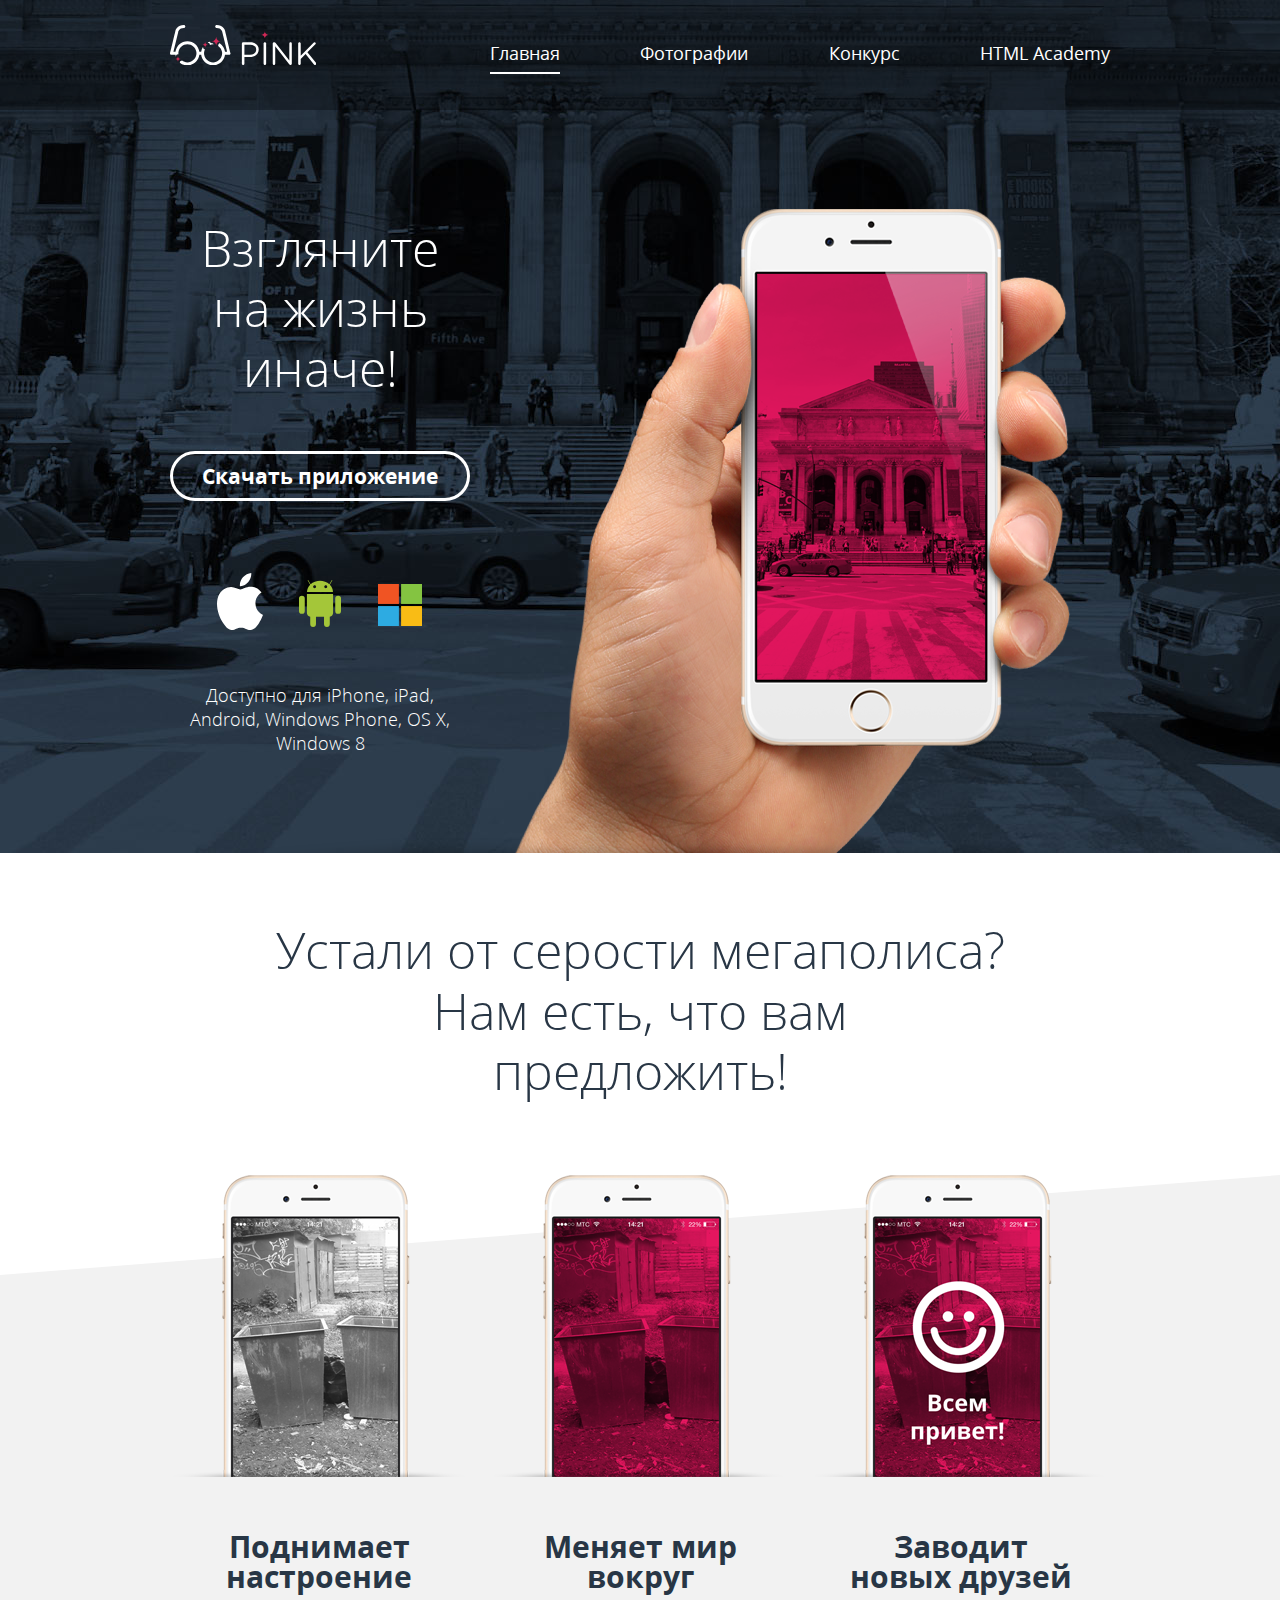
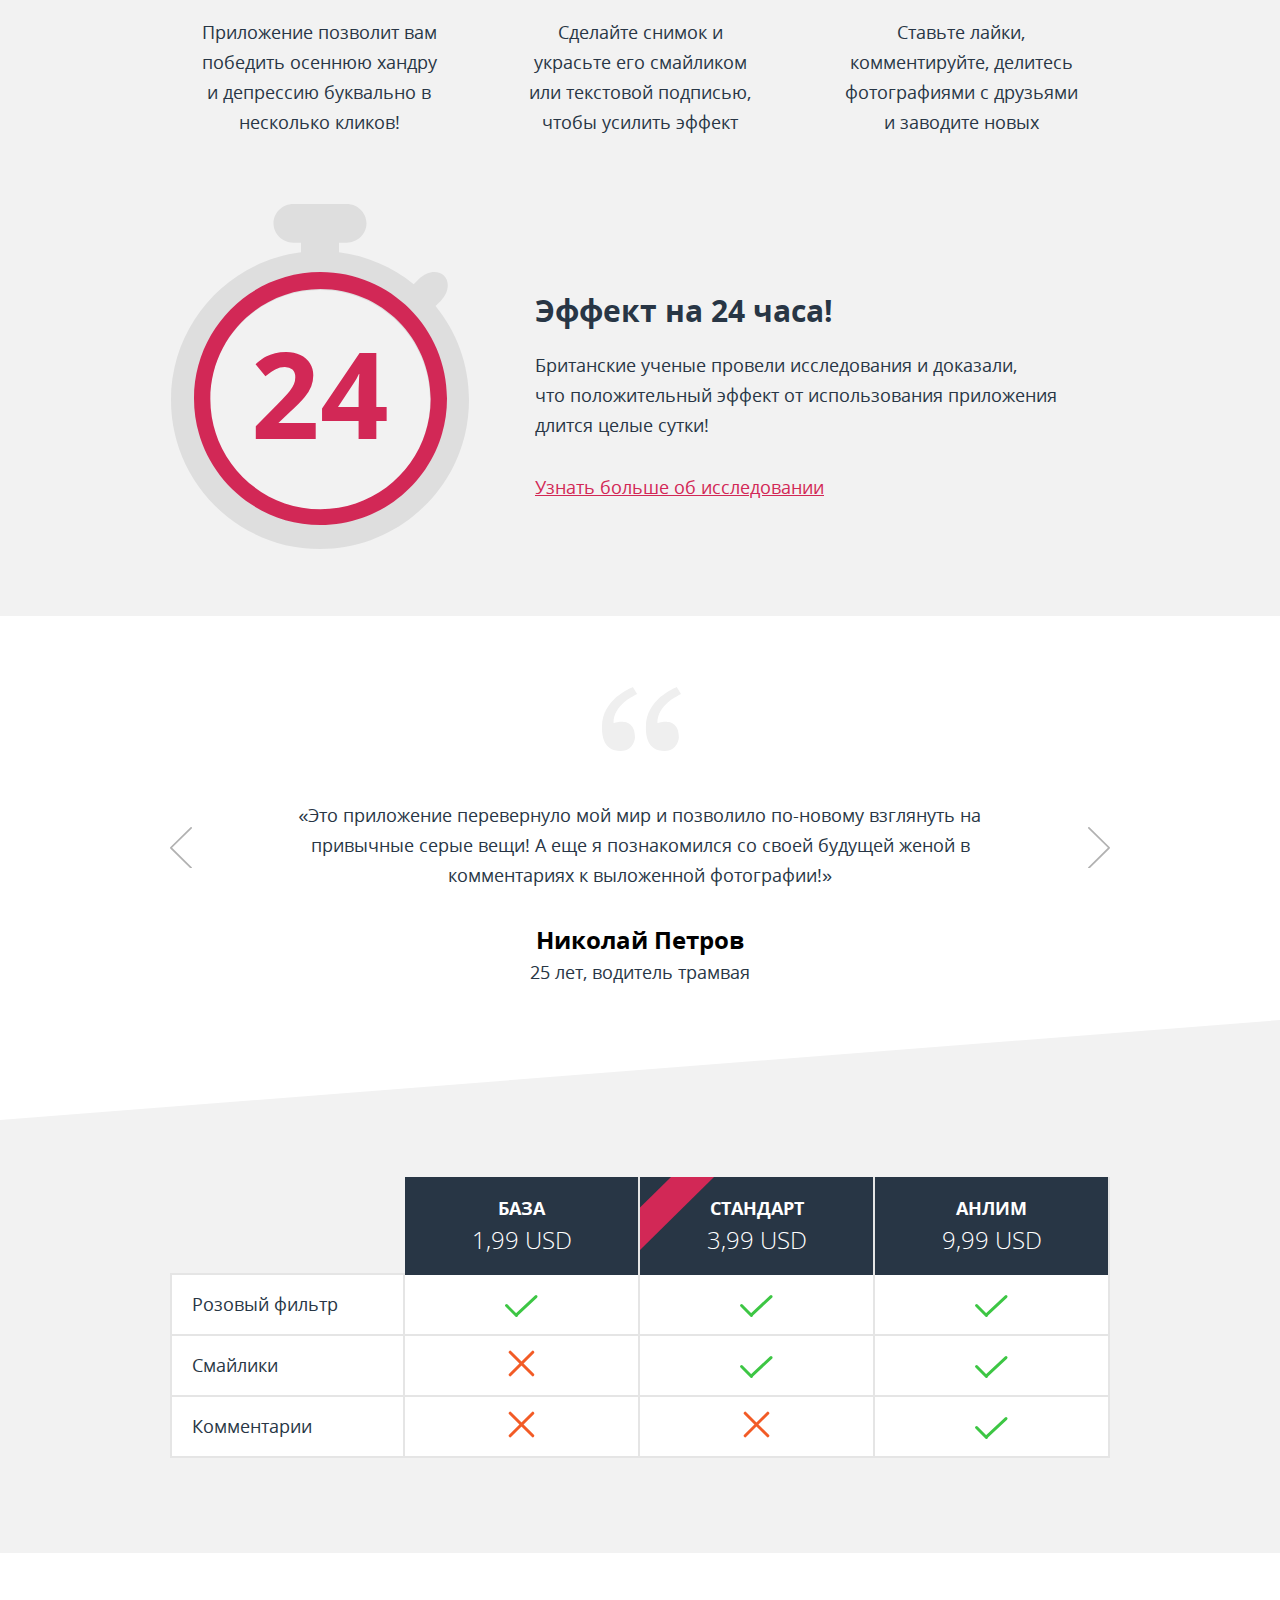
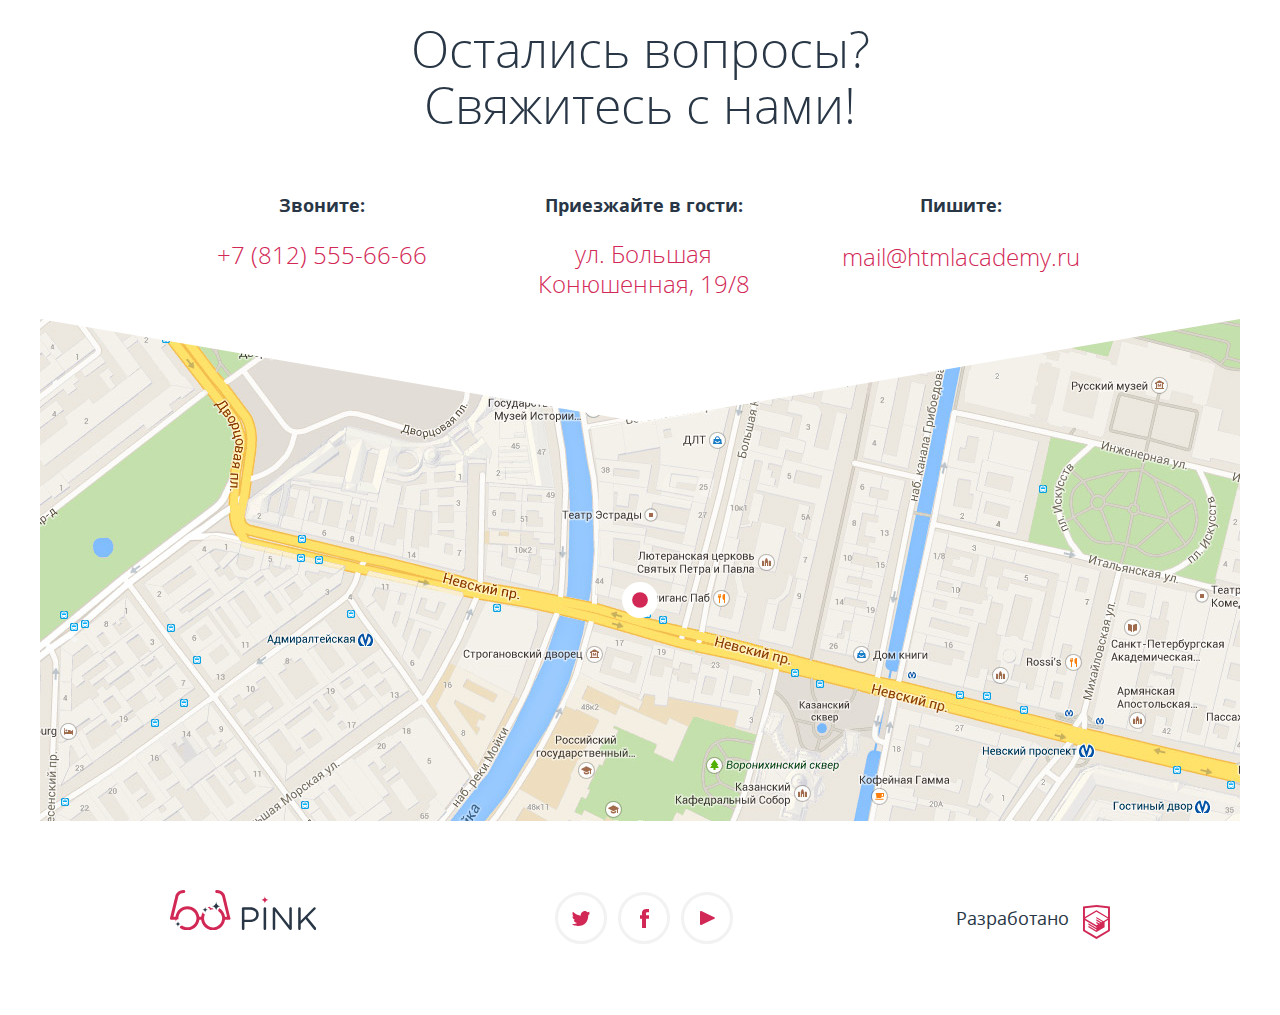
<file: index.html>
<!DOCTYPE html>
<html lang="ru">

<head>
  <meta charset="utf-8">
  <title>Мобильное приложение PINK</title>
  <meta name="viewport" content="width=device-width,initial-scale=1">
  <link rel="stylesheet" type="text/css" href="css/style.min.css" />
  <script src="js/picturefill-min.js"></script>
  <link rel="preload" href="fonts/opensans.woff2" as="font" crossorigin="anonymous">
  <link rel="preload" href="fonts/opensansbold.woff2" as="font" crossorigin="anonymous">
  <link rel="preload" href="fonts/opensanslight.woff2" as="font" crossorigin="anonymous">
</head>

<body>
  <header class="page-header page-header--nav-opened page-header--nav-nojs">
    <div class="page-header__container">
      <div class="page-header__wrapper">
        <div class="page-header__center">
          <a class="page-header__logo logo">
            <svg xmlns="http://www.w3.org/2000/svg" width="74.426" height="22.859">
              <g class="logo__mobile">
                <path class="page-header__logo-image" fill="#FFFFFF"
                  d="M0,1.449c0-0.708,0.58-1.288,1.256-1.288h7.18c5.087,0,8.436,2.704,8.436,7.147v0.064 c0,4.861-4.057,7.373-8.854,7.373H2.544v6.825c0,0.708-0.58,1.288-1.288,1.288C0.58,22.859,0,22.279,0,21.571V1.449z M8.114,12.428 c3.734,0,6.182-1.996,6.182-4.958V7.405c0-3.22-2.415-4.894-6.054-4.894H2.544v9.917H8.114z" />
                <path class="page-header__logo-image" fill="#FFFFFF"
                  d="M21.729,1.288C21.729,0.58,22.308,0,22.983,0c0.709,0,1.288,0.58,1.288,1.288v20.283 c0,0.708-0.579,1.288-1.288,1.288c-0.676,0-1.255-0.58-1.255-1.288V1.288z" />
                <path class="page-header__logo-image" fill="#FFFFFF"
                  d="M30.87,1.32c0-0.676,0.579-1.256,1.256-1.256h0.354c0.58,0,0.934,0.29,1.288,0.74l13.684,17.45V1.256 C47.451,0.58,47.998,0,48.707,0c0.676,0,1.223,0.58,1.223,1.256v20.348c0,0.676-0.482,1.191-1.158,1.191h-0.129 c-0.548,0-0.934-0.322-1.32-0.772L33.349,4.153v17.45c0,0.676-0.547,1.256-1.255,1.256c-0.677,0-1.224-0.58-1.224-1.256V1.32z" />
                <path class="page-header__logo-image" fill="#FFFFFF"
                  d="M56.3,1.288C56.3,0.58,56.879,0,57.556,0c0.708,0,1.287,0.58,1.287,1.288v12.331L71.689,0.451 C71.979,0.193,72.269,0,72.688,0c0.676,0,1.224,0.612,1.224,1.256c0,0.354-0.161,0.644-0.419,0.901l-7.984,7.92l8.564,10.561 c0.225,0.29,0.354,0.547,0.354,0.934c0,0.676-0.579,1.288-1.287,1.288c-0.483,0-0.806-0.258-1.03-0.58l-8.403-10.463l-4.862,4.861 v4.894c0,0.708-0.579,1.288-1.287,1.288c-0.677,0-1.256-0.58-1.256-1.288V1.288z" />
              </g>
              <g class="logo__tablet">
                <path class="page-header__logo-image" fill="#FFFFFF"
                  d="M71.874,18.661c0-0.708,0.58-1.288,1.256-1.288h7.18c5.087,0,8.436,2.704,8.436,7.146v0.064 c0,4.861-4.057,7.373-8.854,7.373h-5.475v6.825c0,0.708-0.58,1.288-1.288,1.288c-0.676,0-1.256-0.58-1.256-1.288V18.661z M79.988,29.641c3.734,0,6.182-1.996,6.182-4.959v-0.063c0-3.22-2.414-4.894-6.053-4.894h-5.699v9.917H79.988L79.988,29.641z" />
                <path class="page-header__logo-image" fill="#FFFFFF"
                  d="M93.603,18.5c0-0.708,0.579-1.288,1.255-1.288c0.709,0,1.288,0.58,1.288,1.288v20.283 c0,0.708-0.579,1.287-1.288,1.287c-0.676,0-1.255-0.579-1.255-1.287V18.5z" />
                <path class="page-header__logo-image" fill="#FFFFFF"
                  d="M102.744,18.532c0-0.676,0.58-1.256,1.256-1.256h0.354c0.58,0,0.935,0.29,1.288,0.74l13.684,17.45V18.468 c0-0.676,0.547-1.256,1.256-1.256c0.676,0,1.224,0.58,1.224,1.256v20.349c0,0.676-0.481,1.19-1.158,1.19h-0.129c-0.548,0-0.935-0.321-1.319-0.772l-13.975-17.868v17.45c0,0.676-0.547,1.256-1.256,1.256c-0.676,0-1.223-0.58-1.223-1.256V18.532 H102.744z" />
                <path class="page-header__logo-image" fill="#FFFFFF"
                  d="M128.173,18.5c0-0.708,0.58-1.288,1.257-1.288c0.708,0,1.286,0.58,1.286,1.288v12.331l12.848-13.168 c0.29-0.257,0.579-0.451,0.998-0.451c0.676,0,1.225,0.612,1.225,1.256c0,0.354-0.162,0.644-0.42,0.901l-7.984,7.92l8.564,10.561 c0.225,0.291,0.354,0.547,0.354,0.935c0,0.676-0.578,1.288-1.286,1.288c-0.483,0-0.806-0.258-1.03-0.58l-8.402-10.463l-4.863,4.861 v4.894c0,0.708-0.578,1.288-1.286,1.288c-0.677,0-1.257-0.58-1.257-1.288V18.5H128.173z" />
              </g>
              <path class="logo__tablet page-header__logo-image" fill="#FFFFFF" d="M60.498,28.266" />
              <path class="logo__tablet page-header__logo-image" fill="#FFFFFF"
                d="M60.462,28.016c-0.002-0.009-5.175-21.365-5.175-21.365C54.926,4.303,52.694,0,46.688,0 c-0.829,0-1.5,0.671-1.5,1.5s0.671,1.5,1.5,1.5c4.856,0,5.575,3.729,5.639,4.143l4.767,19.701h-2.073 c-0.742-5.927-5.802-10.531-11.927-10.531s-11.186,4.604-11.927,10.531h-1.82c-0.741-5.927-5.802-10.531-11.927-10.531 S6.235,20.917,5.493,26.844H3.42L8.187,7.143C8.25,6.729,8.97,3,13.826,3c0.829,0,1.5-0.671,1.5-1.5S14.655,0,13.826,0 C7.82,0,5.588,4.303,5.227,6.651c0,0-5.173,21.356-5.175,21.365c-0.266,1.109,0.531,1.826,1.426,1.826 c0.012,0,0.023,0.004,0.036,0.004h3.982c0.741,5.926,5.802,10.53,11.927,10.53s11.185-4.604,11.927-10.53h1.814 c0.742,5.926,5.802,10.53,11.927,10.53s11.186-4.604,11.927-10.53H59c0.012,0,0.023-0.004,0.036-0.004 C59.931,29.842,60.728,29.125,60.462,28.016z M26.315,29.844c-0.715,4.272-4.421,7.531-8.896,7.531c-4.475,0-8.18-3.259-8.896-7.531 c-0.082-0.488-0.135-0.988-0.135-1.5s0.053-1.011,0.135-1.5c0.715-4.271,4.421-7.531,8.896-7.531c4.475,0,8.18,3.26,8.896,7.531 c0.082,0.489,0.135,0.988,0.135,1.5S26.397,29.355,26.315,29.844z M51.99,29.844c-0.716,4.272-4.421,7.531-8.896,7.531 c-4.475,0-8.181-3.259-8.896-7.531c-0.082-0.488-0.135-0.988-0.135-1.5s0.053-1.011,0.135-1.5c0.716-4.271,4.421-7.531,8.896-7.531 c4.475,0,8.181,3.26,8.896,7.531c0.082,0.489,0.135,0.988,0.135,1.5S52.072,29.355,51.99,29.844z" />
              <g class="logo__desktop">
                <path class="page-header__logo-image" fill="#FFFFFF"
                  d="M71.874,18.661c0-0.708,0.58-1.288,1.256-1.288h7.18c5.087,0,8.436,2.704,8.436,7.146v0.064 c0,4.861-4.057,7.373-8.854,7.373h-5.475v6.825c0,0.708-0.58,1.288-1.288,1.288c-0.676,0-1.256-0.58-1.256-1.288V18.661z M79.988,29.641c3.734,0,6.182-1.996,6.182-4.959v-0.063c0-3.22-2.414-4.894-6.053-4.894h-5.699v9.917H79.988L79.988,29.641z" />
                <path class="page-header__logo-image" fill="#FFFFFF"
                  d="M93.603,18.5c0-0.708,0.579-1.288,1.255-1.288c0.709,0,1.288,0.58,1.288,1.288v20.283 c0,0.708-0.579,1.287-1.288,1.287c-0.676,0-1.255-0.579-1.255-1.287V18.5z" />
                <path class="page-header__logo-image" fill="#FFFFFF"
                  d="M102.744,18.532c0-0.676,0.58-1.256,1.256-1.256h0.354c0.58,0,0.935,0.29,1.288,0.74l13.684,17.45V18.468 c0-0.676,0.547-1.256,1.256-1.256c0.676,0,1.224,0.58,1.224,1.256v20.349c0,0.676-0.481,1.19-1.158,1.19h-0.129c-0.548,0-0.935-0.321-1.319-0.772l-13.975-17.868v17.45c0,0.676-0.547,1.256-1.256,1.256c-0.676,0-1.223-0.58-1.223-1.256V18.532 H102.744z" />
                <path class="page-header__logo-image" fill="#FFFFFF"
                  d="M128.173,18.5c0-0.708,0.58-1.288,1.257-1.288c0.708,0,1.286,0.58,1.286,1.288v12.331l12.848-13.168 c0.29-0.257,0.579-0.451,0.998-0.451c0.676,0,1.225,0.612,1.225,1.256c0,0.354-0.162,0.644-0.42,0.901l-7.984,7.92l8.564,10.561 c0.225,0.291,0.354,0.547,0.354,0.935c0,0.676-0.578,1.288-1.286,1.288c-0.483,0-0.806-0.258-1.03-0.58l-8.402-10.463l-4.863,4.861 v4.894c0,0.708-0.578,1.288-1.286,1.288c-0.677,0-1.257-0.58-1.257-1.288V18.5H128.173z" />
              </g>
              <path class="logo__desktop" fill="#D22856"
                d="M98.498,9.875c-2.002,0-3.623-1.623-3.623-3.624c0,2.001-1.623,3.624-3.625,3.624 c2.002,0,3.625,1.623,3.625,3.624C94.875,11.498,96.496,9.875,98.498,9.875z" />
              <g class="logo__desktop">
                <path class="page-header__logo-image" fill="#FFFFFF"
                  d="M43.094,19.313c0.246,0,0.489,0.014,0.73,0.033c-0.437-0.728-1.227-1.221-2.136-1.221 c-0.877,0-1.614-0.568-1.884-1.354c-0.727,0.208-1.425,0.482-2.089,0.816c0.062,0.017,0.122,0.038,0.188,0.038c1.104,0,2,0.896,2,2 c0,0.096-0.015,0.188-0.028,0.281C40.875,19.524,41.959,19.313,43.094,19.313z" />
                <path class="page-header__logo-image" fill="#FFFFFF"
                  d="M60.462,28.016c-0.002-0.009-5.175-21.365-5.175-21.365C54.926,4.303,52.694,0,46.688,0 c-0.829,0-1.5,0.671-1.5,1.5s0.671,1.5,1.5,1.5c4.856,0,5.575,3.729,5.639,4.143l4.767,19.701h-2.073 c-0.445-3.557-2.453-6.628-5.305-8.522c-0.897,0.379-1.529,1.269-1.529,2.303c0,0.088-0.015,0.171-0.026,0.256 c1.991,1.358,3.415,3.489,3.829,5.964c0.082,0.489,0.135,0.988,0.135,1.5s-0.053,1.012-0.135,1.5 c-0.716,4.272-4.421,7.531-8.896,7.531c-4.475,0-8.181-3.259-8.896-7.531c-0.082-0.488-0.135-0.988-0.135-1.5 s0.053-1.011,0.135-1.5c0.147-0.878,0.427-1.711,0.808-2.483c-1.034-0.078-1.852-0.932-1.852-1.985 c0-0.189-0.077-0.357-0.192-0.489c-0.938,1.469-1.569,3.15-1.795,4.958h-1.82c-0.741-5.927-5.802-10.531-11.927-10.531 S6.235,20.917,5.493,26.844H3.42L8.187,7.143C8.25,6.729,8.97,3,13.826,3c0.829,0,1.5-0.671,1.5-1.5S14.655,0,13.826,0 C7.82,0,5.588,4.303,5.227,6.651c0,0-5.173,21.356-5.175,21.365c-0.266,1.109,0.531,1.826,1.426,1.826 c0.012,0,0.023,0.004,0.036,0.004h3.982c0.079,0.628,0.215,1.237,0.387,1.831c0.059-0.106,0.102-0.224,0.102-0.354 c0-1.104,0.896-2,2-2c0.166,0,0.324,0.025,0.478,0.063c-0.043-0.343-0.074-0.688-0.074-1.042c0-0.512,0.053-1.011,0.135-1.5 c0.715-4.271,4.421-7.531,8.896-7.531s8.18,3.26,8.896,7.531c0.082,0.489,0.135,0.988,0.135,1.5s-0.053,1.012-0.135,1.5 c-0.715,4.272-4.421,7.531-8.896,7.531c-2.022,0-3.883-0.67-5.386-1.794c-0.35,0.302-0.8,0.491-1.299,0.491 c-0.413,0-0.749,0.336-0.749,0.748c0,0.29-0.065,0.564-0.176,0.812c2.075,1.708,4.722,2.743,7.614,2.743 c6.125,0,11.185-4.604,11.927-10.53h1.814c0.742,5.926,5.802,10.53,11.927,10.53s11.186-4.604,11.927-10.53H59 c0.012,0,0.023-0.004,0.036-0.004C59.931,29.842,60.728,29.125,60.462,28.016z" />
              </g>
              <g class="logo__desktop">
                <g>
                  <path fill="#D22856"
                    d="M50.686,16.125c-2.485,0-4.499-2.014-4.499-4.499c0,2.485-2.014,4.499-4.499,4.499 c2.485,0,4.499,2.014,4.499,4.499C46.187,18.139,48.2,16.125,50.686,16.125z" />
                </g>
              </g>
              <g class="logo__desktop">
                <g>
                  <path fill="#D22856"
                    d="M37.904,19.626c-1.519,0-2.749-1.23-2.749-2.749c0,1.519-1.23,2.749-2.749,2.749 c1.519,0,2.749,1.229,2.749,2.749C35.155,20.855,36.386,19.626,37.904,19.626z" />
                </g>
              </g>
              <g class="logo__desktop">
                <g>
                  <path fill="#D22856"
                    d="M10.734,34.072c-1.519,0-2.749-1.23-2.749-2.75c0,1.52-1.23,2.75-2.749,2.75 c1.519,0,2.749,1.229,2.749,2.748C7.985,35.303,9.215,34.072,10.734,34.072z" />
                </g>
              </g>
            </svg>
          </a>
          <nav class="main-nav">
            <button class="main-nav__toggle" type="button">
              <svg class="main-nav__close-img" xmlns="http://www.w3.org/2000/svg"
                xmlns:xlink="http://www.w3.org/1999/xlink" width="23.867px" height="23.867px"
                viewBox="0 0 23.867 23.867" enable-background="new 0 0 23.867 23.867" xml:space="preserve">
                <path class="main-nav__toggle-img" fill="#FFFFFF"
                  d="M15.087,11.933l8.56-8.559c0.293-0.293,0.293-0.768,0-1.061L21.554,0.22C21.414,0.079,21.223,0,21.023,0 c-0.199,0-0.391,0.079-0.529,0.22l-8.561,8.56l-8.56-8.56c-0.282-0.282-0.78-0.282-1.061,0L0.22,2.313 c-0.293,0.293-0.293,0.768,0,1.061l8.56,8.559l-8.56,8.559c-0.293,0.293-0.293,0.768,0,1.062l2.093,2.094 c0.141,0.142,0.331,0.22,0.53,0.22c0.199,0,0.39-0.078,0.53-0.22l8.561-8.56l8.56,8.56c0.141,0.142,0.332,0.22,0.53,0.22 c0.199,0,0.39-0.078,0.53-0.22l2.093-2.094c0.293-0.294,0.293-0.769,0-1.062L15.087,11.933z" />
              </svg>
              <svg class="main-nav__open-img" xmlns="http://www.w3.org/2000/svg"
                xmlns:xlink="http://www.w3.org/1999/xlink" width="49.945" height="24.007" viewBox="0 0 49.945 24.007"
                enable-background="new 0 0 49.945 24.007" xml:space="preserve">
                <g>
                  <g>
                    <g>
                      <path class="main-nav__toggle-img" fill="#FFFFFF"
                        d="M1.137,0C0.51,0,0,0.428,0,1.01v1.981c0,0.558,0.494,1.01,1.139,1.01h47.671 c0.628,0,1.138-0.428,1.138-1.01V1.01c0-0.558-0.494-1.01-1.138-1.01H1.137z M1.137,10.003C0.51,10.003,0,10.431,0,11.013v1.98 c0,0.557,0.494,1.01,1.139,1.01h47.671c0.628,0,1.138-0.428,1.138-1.01v-1.98c0-0.558-0.494-1.01-1.138-1.01H1.137z M1.137,20.005C0.51,20.005,0,20.434,0,21.016v1.981c0,0.557,0.494,1.01,1.139,1.01h47.671c0.628,0,1.138-0.428,1.138-1.01 v-1.981c0-0.558-0.494-1.011-1.138-1.011H1.137z" />
                    </g>
                    <g>
                      <path class="main-nav__toggle-img" fill="#FFFFFF"
                        d="M1.137,0C0.51,0,0,0.428,0,1.01v1.981c0,0.558,0.494,1.01,1.139,1.01h47.671 c0.628,0,1.138-0.428,1.138-1.01V1.01c0-0.558-0.494-1.01-1.138-1.01H1.137z M1.137,10.003C0.51,10.003,0,10.431,0,11.013v1.98 c0,0.557,0.494,1.01,1.139,1.01h47.671c0.628,0,1.138-0.428,1.138-1.01v-1.98c0-0.558-0.494-1.01-1.138-1.01H1.137z M1.137,20.005C0.51,20.005,0,20.434,0,21.016v1.981c0,0.557,0.494,1.01,1.139,1.01h47.671c0.628,0,1.138-0.428,1.138-1.01 v-1.981c0-0.558-0.494-1.011-1.138-1.011H1.137z" />
                    </g>
                  </g>
                </g>
              </svg>
            </button>
            <ul class="main-nav__list site-list">
              <li class="site-list__item site-list__item--active">
                <a>Главная</a>
              </li>
              <li class="site-list__item">
                <a href="photo.html">Фотографии</a>
              </li>
              <li class="site-list__item">
                <a href="form.html">Конкурс</a>
              </li>
              <li class="site-list__item">
                <a href="https://htmlacademy.ru/intensive/adaptive">HTML Academy</a>
              </li>
            </ul>
          </nav>
        </div>
      </div>
    </div>
  </header>
  <main class="page-main">
    <section class="downloads">
      <h2 class="visually-hidden">Ссылка на приложение</h2>
      <div class="downloads__center">
        <div class="downloads__container">
          <div class="downloads__wrapper">
            <p class="downloads__title">Взгляните на жизнь иначе!</p>
            <a class="downloads__button" href="https://www.apple.com/itunes/" target="_blank">Скачать приложение</a>
            <ul class="downloads__list">
              <li class="downloads__item">
                <a class="downloads__link downloads__link--ios" href="https://www.apple.com/itunes/" target="_blank">
                  <span class="visually-hidden">App Store</span>
                </a>
              </li>
              <li class="downloads__item">
                <a class="downloads__link downloads__link--android" href="https://play.google.com/store"
                  target="_blank">
                  <span class="visually-hidden">Google Play</span>
                </a>
              </li>
              <li class="downloads__item">
                <a class="downloads__link downloads__link--windows" href="https://www.microsoft.com/store"
                  target="_blank">
                  <span class="visually-hidden">Windows Store</span>
                </a>
              </li>
            </ul>
            <p class="downloads__description">Доступно для iPhone, iPad, Android, Windows Phone, OS X, Windows 8</p>
          </div>
        </div>
      </div>
    </section>
    <section class="advantages">
      <ul class="advantages__motto-list">
        <li class="advantages__motto-item">
          <p class="advantages__motto-description">Устали от серости мегаполиса?</p>
        </li>
        <li class="advantages__motto-item">
          <p class="advantages__motto-description">Нам есть, что вам предложить!</p>
        </li>
      </ul>
      <div class="advantages__list-container">
        <div class="advantages__list-wrapper">
          <ul class="advantages__list">
            <li class="advantages__item">
              <h3 class="advantages__title">Поднимает настроение </h3>
              <p class="advantages__description">
                Приложение позволит вам победить осеннюю хандру и депрессию буквально в
                несколько кликов!
              </p>
            </li>
            <li class="advantages__item">
              <h3 class="advantages__title">Меняет мир вокруг</h3>
              <p class="advantages__description">
                Сделайте снимок и украсьте его смайликом или текстовой подписью, чтобы
                усилить эффект
              </p>
            </li>
            <li class="advantages__item">
              <h3 class="advantages__title">Заводит новых друзей</h3>
              <p class="advantages__description">
                Ставьте лайки, комментируйте, делитесь фотографиями с друзьями и заводите новых
              </p>
            </li>
          </ul>
        </div>
      </div>
    </section>
    <section class="research-article">
      <div class="research-article__wrapper">
        <div class="research-article__timer-img">
          <p class="research-article__timer-number">24</p>
        </div>
        <div class="research-article__text-wrapper">
          <h3 class="research-article__title">Эффект <br>на 24 часа!</h3>
          <p class="research-article__text">Британские ученые провели исследования и доказали, что&nbsp;положительный
            эффект
            от использования приложения длится целые сутки!</p>
          <a class="research-article__link" target="_blank" href="article.html">Узнать больше об исследовании</a>
        </div>
      </div>
    </section>
    <section class="reviews">
      <h2 class="visually-hidden">Отзывы о приложении «PINK»</h2>
      <div class="reviews__container slider">
        <div class="reviews__wrapper slider__list">
          <blockquote class="reviews__item slider__item">
            <div class="reviews__author">
              <b class="reviews__author-name">Николай Петров</b>
              <span class="reviews__author-info">25 лет, водитель трамвая</span>
            </div>
            <p class="reviews__text">
              «Это приложение перевернуло мой мир и позволило по-новому взглянуть на привычные
              серые вещи! А еще я познакомился со своей будущей женой в комментариях к выложенной фотографии!»
            </p>
          </blockquote>
          <blockquote class="reviews__item slider__item">
            <div class="reviews__author">
              <b class="reviews__author-name">Николай Петров</b>
              <span class="reviews__author-info">25 лет, водитель трамвая</span>
            </div>
            <p class="reviews__text">
              «Это приложение перевернуло мой мир и позволило по-новому взглянуть на привычные
              серые вещи! А еще я познакомился со своей будущей женой в комментариях к выложенной фотографии!»
            </p>
          </blockquote>
          <blockquote class="reviews__item slider__item">
            <div class="reviews__author">
              <b class="reviews__author-name">Николай Петров</b>
              <span class="reviews__author-info">25 лет, водитель трамвая</span>
            </div>
            <p class="reviews__text">
              «Это приложение перевернуло мой мир и позволило по-новому взглянуть на привычные
              серые вещи! А еще я познакомился со своей будущей женой в комментариях к выложенной фотографии!»
            </p>
          </blockquote>
        </div>
        <div class="slider__toggles">
          <span class="slider__toggle slider__toggle--active"></span>
          <span class="slider__toggle"></span>
          <span class="slider__toggle"></span>
        </div>
        <button class="slider__arrow slider__arrow--left" type="button"></button>
        <button class="slider__arrow slider__arrow--right" type="button"></button>
      </div>
    </section>
    <section class="tariffs">
      <h2 class="visually-hidden">Тарифные планы в приложении «PINK»</h2>
      <div class="tariffs__container slider">
        <div class="tariffs__wrapper slider__list">
          <table class="tariffs__list">
            <thead>
              <tr class="tariffs__header">
                <th>
                </th>
                <th>
                  <span class="tariffs__name">База</span>
                  <span class="tariffs__payment">1,99 USD</span>
                </th>
                <th class="tariffs__header tariffs__header--hit">
                  <span class="tariffs__name">Стандарт</span>
                  <span class="tariffs__payment">3,99 USD</span>
                </th>
                <th>
                  <span class="tariffs__name">Анлим</span>
                  <span class="tariffs__payment">9,99 USD</span>
                </th>
              </tr>
            </thead>
            <tbody>
              <tr class="tariffs__features">
                <td class="tariffs__feature-name">Розовый фильтр</td>
                <td class="tariffs__feature tariffs__feature--enable">
                  <span class="visually-hidden">Возможность доступна</span>
                  <span class="tariffs__feature-name">Розовый фильтр</span>
                </td>
                <td class="tariffs__feature tariffs__feature--enable">
                  <span class="visually-hidden">Возможность доступна</span>
                  <span class="tariffs__feature-name">Розовый фильтр</span>
                </td>
                <td class="tariffs__feature tariffs__feature--enable">
                  <span class="visually-hidden">Возможность доступна</span>
                  <span class="tariffs__feature-name">Розовый фильтр</span>
                </td>
              </tr>
              <tr class="tariffs__features">
                <td class="tariffs__feature-name">Смайлики</td>
                <td class="tariffs__feature tariffs__feature--disable">
                  <span class="visually-hidden">Возможность недоступна</span>
                  <span class="tariffs__feature-name">Смайлики</span>
                </td>
                <td class="tariffs__feature tariffs__feature--enable">
                  <span class="visually-hidden">Возможность доступна</span>
                  <span class="tariffs__feature-name">Смайлики</span>
                </td>
                <td class="tariffs__feature tariffs__feature--enable">
                  <span class="visually-hidden">Возможность доступна</span>
                  <span class="tariffs__feature-name">Смайлики</span>
                </td>
              </tr>
              <tr class="tariffs__features">
                <td class="tariffs__feature-name">Комментарии</td>
                <td class="tariffs__feature tariffs__feature--disable">
                  <span class="visually-hidden">Возможность недоступна</span>
                  <span class="tariffs__feature-name">Комментарии</span>
                </td>
                <td class="tariffs__feature tariffs__feature--disable">
                  <span class="visually-hidden">Возможность недоступна</span>
                  <span class="tariffs__feature-name">Комментарии</span>
                </td>
                <td class="tariffs__feature tariffs__feature--enable">
                  <span class="visually-hidden">Возможность доступна</span>
                  <span class="tariffs__feature-name">Комментарии</span>
                </td>
              </tr>
            </tbody>
          </table>
        </div>
        <div class="slider__toggles tariffs__toggles">
          <span class="slider__toggle"></span>
          <span class="slider__toggle slider__toggle--active"></span>
          <span class="slider__toggle"></span>
        </div>
      </div>
    </section>
    <section class="contacts">
      <h2 class="visually-hidden">Контакты</h2>
      <div class="contacts___container">
        <p class="contacts__header">Остались вопросы? Свяжитесь с нами!</p>
        <ul class="contacts__list">
          <li class="contacts__item">
            <b class="contacts__title">Звоните:</b>
            <a class="contacts__phone" href="tel:+7(812)555-66-66">+7 (812) 555-66-66</a>
          </li>
          <li class="contacts__item">
            <b class="contacts__title">Пишите:</b>
            <a class="contacts__email" href="mailto:mail@htmlacademy.ru">mail@htmlacademy.ru</a>
          </li>
          <li class="contacts__item">
            <b class="contacts__title">Приезжайте в гости:</b>
            <span class="contacts__address">ул. Большая Конюшенная, 19/8</span>
          </li>
        </ul>
      </div>
    </section>
    <section class="map">
      <h2 class="visually-hidden">Как до нас добраться</h2>
      <iframe
        src="https://yandex.ru/map-widget/v1/?um=constructor%3Aeda7349bf37943bc16a2e616d2ed85e69748d8db36ebb476ac70c1799d9c8f35&amp;source=constructor"
        width="100" height="240" class="w100"></iframe>
    </section>
  </main>
  <footer class="page-footer page-footer--hidden">
    <a class="page-footer__logo logo">
      <svg xmlns="http://www.w3.org/2000/svg" width="146.3" height="40.375">
        <g class="logo__mobile logo__tablet">
          <path class="page-footer__logo-img" fill="#283645"
            d="M71.874,18.661c0-0.708,0.58-1.288,1.256-1.288h7.18c5.087,0,8.436,2.704,8.436,7.146v0.063 c0,4.86-4.057,7.373-8.854,7.373h-5.475v6.825c0,0.708-0.58,1.287-1.289,1.287c-0.676,0-1.256-0.58-1.256-1.287L71.874,18.661 L71.874,18.661z M79.988,29.641c3.734,0,6.182-1.996,6.182-4.959v-0.062c0-3.221-2.414-4.894-6.053-4.894h-5.699v9.917h5.57V29.641 z" />
          <path class="page-footer__logo-img" fill="#283645"
            d="M93.603,18.5c0-0.708,0.579-1.288,1.255-1.288c0.709,0,1.288,0.58,1.288,1.288v20.283 c0,0.708-0.579,1.287-1.288,1.287c-0.676,0-1.255-0.579-1.255-1.287V18.5z" />
          <path class="page-footer__logo-img" fill="#283645"
            d="M102.744,18.532c0-0.676,0.58-1.256,1.256-1.256h0.354c0.58,0,0.935,0.29,1.288,0.74l13.684,17.45V18.468 c0-0.676,0.547-1.256,1.256-1.256c0.676,0,1.225,0.58,1.225,1.256v20.349c0,0.677-0.48,1.19-1.158,1.19h-0.129 c-0.548,0-0.936-0.321-1.318-0.772l-13.976-17.867v17.449c0,0.677-0.547,1.257-1.257,1.257c-0.676,0-1.223-0.58-1.223-1.257V18.532 H102.744z" />
          <path class="page-footer__logo-img" fill="#283645"
            d="M128.173,18.5c0-0.708,0.58-1.288,1.257-1.288c0.708,0,1.286,0.58,1.286,1.288v12.331l12.848-13.16 c0.29-0.257,0.579-0.451,0.998-0.451c0.676,0,1.225,0.612,1.225,1.256c0,0.354-0.162,0.644-0.42,0.901l-7.984,7.92l8.564,10.561 c0.225,0.291,0.354,0.547,0.354,0.936c0,0.676-0.577,1.288-1.285,1.288c-0.482,0-0.807-0.259-1.03-0.58l-8.401-10.464l-4.863,4.861 v4.895c0,0.708-0.578,1.288-1.286,1.288c-0.677,0-1.257-0.58-1.257-1.288V18.5H128.173z" />
        </g>
        <path class="logo__mobile logo__tablet" fill="#FFFFFF" d="M60.498,28.266" />
        <path class="logo__mobile logo__tablet" fill="#D22856"
          d="M60.462,28.016c-0.002-0.009-5.175-21.365-5.175-21.365C54.926,4.303,52.694,0,46.688,0 c-0.829,0-1.5,0.671-1.5,1.5s0.671,1.5,1.5,1.5c4.856,0,5.575,3.729,5.639,4.143l4.767,19.701h-2.073 c-0.742-5.927-5.802-10.531-11.927-10.531s-11.186,4.604-11.927,10.531h-1.82c-0.741-5.927-5.802-10.531-11.927-10.531 S6.235,20.917,5.493,26.844H3.42L8.187,7.143C8.25,6.729,8.97,3,13.826,3c0.829,0,1.5-0.671,1.5-1.5S14.655,0,13.826,0 C7.82,0,5.588,4.303,5.227,6.651c0,0-5.173,21.356-5.175,21.365c-0.266,1.109,0.531,1.826,1.426,1.826 c0.012,0,0.023,0.004,0.036,0.004h3.982c0.741,5.926,5.802,10.53,11.927,10.53s11.185-4.604,11.927-10.53h1.814 c0.742,5.926,5.802,10.53,11.927,10.53s11.186-4.604,11.927-10.53H59c0.012,0,0.023-0.004,0.036-0.004 C59.931,29.842,60.728,29.125,60.462,28.016z M26.315,29.844c-0.715,4.272-4.421,7.531-8.896,7.531s-8.18-3.259-8.896-7.531 c-0.082-0.488-0.135-0.988-0.135-1.5s0.053-1.011,0.135-1.5c0.715-4.271,4.421-7.531,8.896-7.531s8.18,3.26,8.896,7.531 c0.082,0.489,0.135,0.988,0.135,1.5S26.397,29.355,26.315,29.844z M51.99,29.844c-0.716,4.272-4.421,7.531-8.896,7.531 c-4.475,0-8.181-3.259-8.896-7.531c-0.082-0.488-0.135-0.988-0.135-1.5s0.053-1.011,0.135-1.5c0.716-4.271,4.421-7.531,8.896-7.531 c4.475,0,8.181,3.26,8.896,7.531c0.082,0.489,0.135,0.988,0.135,1.5S52.072,29.355,51.99,29.844z" />
        <g class="logo__desktop">
          <path class="page-footer__logo-img" fill="#283645"
            d="M71.874,18.661c0-0.708,0.58-1.288,1.256-1.288h7.18c5.087,0,8.436,2.704,8.436,7.146v0.063 c0,4.86-4.057,7.373-8.854,7.373h-5.475v6.825c0,0.708-0.58,1.287-1.289,1.287c-0.676,0-1.256-0.58-1.256-1.287L71.874,18.661 L71.874,18.661z M79.988,29.641c3.734,0,6.182-1.996,6.182-4.959v-0.062c0-3.221-2.414-4.894-6.053-4.894h-5.699v9.917h5.57V29.641 z" />
          <path class="page-footer__logo-img" fill="#283645"
            d="M93.603,18.5c0-0.708,0.579-1.288,1.255-1.288c0.709,0,1.288,0.58,1.288,1.288v20.283 c0,0.708-0.579,1.287-1.288,1.287c-0.676,0-1.255-0.579-1.255-1.287V18.5z" />
          <path class="page-footer__logo-img" fill="#283645"
            d="M102.744,18.532c0-0.676,0.58-1.256,1.256-1.256h0.354c0.58,0,0.935,0.29,1.288,0.74l13.684,17.45V18.468 c0-0.676,0.547-1.256,1.256-1.256c0.676,0,1.225,0.58,1.225,1.256v20.349c0,0.677-0.48,1.19-1.158,1.19h-0.129 c-0.548,0-0.936-0.321-1.318-0.772l-13.976-17.867v17.449c0,0.677-0.547,1.257-1.257,1.257c-0.676,0-1.223-0.58-1.223-1.257V18.532 H102.744z" />
          <path class="page-footer__logo-img" fill="#283645"
            d="M128.173,18.5c0-0.708,0.58-1.288,1.257-1.288c0.708,0,1.286,0.58,1.286,1.288v12.331l12.848-13.168 c0.29-0.257,0.579-0.451,0.998-0.451c0.676,0,1.225,0.612,1.225,1.256c0,0.354-0.162,0.644-0.42,0.901l-7.984,7.92l8.564,10.561 c0.225,0.291,0.354,0.547,0.354,0.936c0,0.676-0.577,1.288-1.285,1.288c-0.482,0-0.807-0.259-1.03-0.58l-8.401-10.464l-4.863,4.861 v4.895c0,0.708-0.578,1.288-1.286,1.288c-0.677,0-1.257-0.58-1.257-1.288V18.5H128.173z" />
        </g>
        <path class="logo__desktop" fill="#D22856"
          d="M98.498,9.875c-2.002,0-3.623-1.623-3.623-3.624c0,2.001-1.623,3.624-3.625,3.624 c2.002,0,3.625,1.623,3.625,3.624C94.875,11.498,96.496,9.875,98.498,9.875z" />
        <g class="logo__desktop">
          <path fill="#D22856"
            d="M43.094,19.313c0.246,0,0.489,0.014,0.73,0.033c-0.437-0.728-1.227-1.221-2.136-1.221 c-0.877,0-1.614-0.568-1.884-1.354c-0.727,0.208-1.425,0.482-2.089,0.816c0.062,0.017,0.122,0.038,0.188,0.038c1.104,0,2,0.896,2,2 c0,0.096-0.015,0.188-0.028,0.281C40.875,19.524,41.959,19.313,43.094,19.313z" />
          <path fill="#D22856"
            d="M60.462,28.016c-0.002-0.009-5.175-21.365-5.175-21.365C54.926,4.303,52.694,0,46.688,0 c-0.829,0-1.5,0.671-1.5,1.5s0.671,1.5,1.5,1.5c4.856,0,5.575,3.729,5.639,4.143l4.767,19.701h-2.073 c-0.445-3.557-2.453-6.628-5.305-8.522c-0.897,0.379-1.529,1.269-1.529,2.303c0,0.088-0.015,0.171-0.026,0.256 c1.991,1.358,3.415,3.489,3.829,5.965c0.082,0.488,0.135,0.987,0.135,1.5c0,0.512-0.053,1.012-0.135,1.5 c-0.716,4.271-4.421,7.53-8.896,7.53c-4.475,0-8.181-3.259-8.896-7.53c-0.082-0.488-0.135-0.988-0.135-1.5 c0-0.513,0.053-1.012,0.135-1.5c0.147-0.879,0.427-1.712,0.808-2.484c-1.034-0.077-1.852-0.932-1.852-1.984 c0-0.189-0.077-0.357-0.192-0.488c-0.938,1.469-1.569,3.149-1.795,4.957h-1.82c-0.741-5.927-5.802-10.531-11.927-10.531 S6.235,20.917,5.493,26.844H3.42L8.187,7.143C8.25,6.729,8.97,3,13.826,3c0.829,0,1.5-0.671,1.5-1.5S14.655,0,13.826,0 C7.82,0,5.588,4.303,5.227,6.651c0,0-5.173,21.356-5.175,21.365c-0.266,1.109,0.531,1.826,1.426,1.826 c0.012,0,0.023,0.004,0.036,0.004h3.982c0.079,0.629,0.215,1.237,0.387,1.831c0.059-0.106,0.102-0.224,0.102-0.354 c0-1.104,0.896-2,2-2c0.166,0,0.324,0.024,0.478,0.062c-0.043-0.343-0.074-0.688-0.074-1.042c0-0.512,0.053-1.011,0.135-1.5 c0.715-4.271,4.421-7.531,8.896-7.531s8.18,3.26,8.896,7.531c0.082,0.489,0.135,0.988,0.135,1.5s-0.053,1.012-0.135,1.5 c-0.715,4.272-4.421,7.531-8.896,7.531c-2.022,0-3.883-0.67-5.386-1.794c-0.35,0.302-0.8,0.491-1.299,0.491 c-0.413,0-0.749,0.336-0.749,0.748c0,0.289-0.065,0.563-0.176,0.812c2.075,1.708,4.722,2.743,7.614,2.743 c6.125,0,11.185-4.604,11.927-10.529h1.814c0.742,5.926,5.802,10.529,11.927,10.529s11.186-4.604,11.927-10.529H59 c0.012,0,0.023-0.005,0.036-0.005C59.931,29.842,60.728,29.125,60.462,28.016z" />
        </g>
        <g class="logo__desktop">
          <g>
            <path fill="#283645"
              d="M50.686,16.125c-2.485,0-4.499-2.014-4.499-4.499c0,2.485-2.014,4.499-4.499,4.499 c2.485,0,4.499,2.014,4.499,4.499C46.187,18.139,48.2,16.125,50.686,16.125z" />
          </g>
        </g>
        <g class="logo__desktop">
          <g>
            <path fill="#283645"
              d="M37.904,19.626c-1.519,0-2.749-1.23-2.749-2.749c0,1.519-1.23,2.749-2.749,2.749 c1.519,0,2.749,1.229,2.749,2.749C35.155,20.855,36.386,19.626,37.904,19.626z" />
          </g>
        </g>
        <g class="logo__desktop">
          <g>
            <path fill="#283645"
              d="M10.734,34.072c-1.519,0-2.749-1.23-2.749-2.75c0,1.52-1.23,2.75-2.749,2.75 c1.519,0,2.749,1.229,2.749,2.748C7.985,35.303,9.215,34.072,10.734,34.072z" />
          </g>
        </g>
      </svg>
    </a>
    <div class="page-footer__social social">
      <ul class="social__list">
        <li class="social__item">
          <a class="social__link social__link--twitter" href="#">
            <span class="visually-hidden">«PINK» в Твитере</span>
          </a>
        </li>
        <li class="social__item">
          <a class="social__link social__link--facebook" href="#">
            <span class="visually-hidden">«PINK» в Фейсбук</span>
          </a>
        </li>
        <li class="social__item">
          <a class="social__link social__link--youtube" href="#">
            <span class="visually-hidden">«PINK» на Ютуб</span>
          </a>
        </li>
      </ul>
    </div>
    <p class="page-footer__copyright copyright">
      <span class="copyright__text">Разработано</span>
      <a class="copyright__link" href="https://htmlacademy.ru/intensive/adaptive">
        <svg xmlns="http://www.w3.org/2000/svg" width="26.943" height="34.09">
          <path class="copyright__img" fill="#d22856"
            d="M13.62.017L13.472 0 0 1.412v24.661l13.472 8.017 13.43-7.99.042-.026V1.412L13.62.017zm11.399 12.11L13.495 5.334l-.001-.104-.087.05-.088-.056v.109L1.925 12.118V3.147l11.547-1.212 11.547 1.212v8.98zm-11.614-5.34L24.923 13.5l-4.479 2.64-7.093-4.221-.013 1.415 5.904 3.513-.86.507-5.031-2.992-.013 1.415 3.827 2.275-.782.523-3.032-1.787-.013 1.413 1.852 1.091-1.8 1.081-11.356-6.751 11.371-6.835zm-11.48 8.34l11.411 6.791.015 1.044-7.941-4.728-.015 1.416 7.979 4.796.017 1.076-7.972-4.741-.013 1.415 8.021 4.821.045.026 8.143-4.872v-1.268l-.011-.148v-3.761l3.415-2.036v10.02L13.472 31.85 1.925 24.979v-9.852z">
          </path>
        </svg>
        <span class="visually-hidden">HTML Academy</span>
      </a>
    </p>
  </footer>
  <script src="js/nav-min.js"></script>
</body>

</html>
</file>
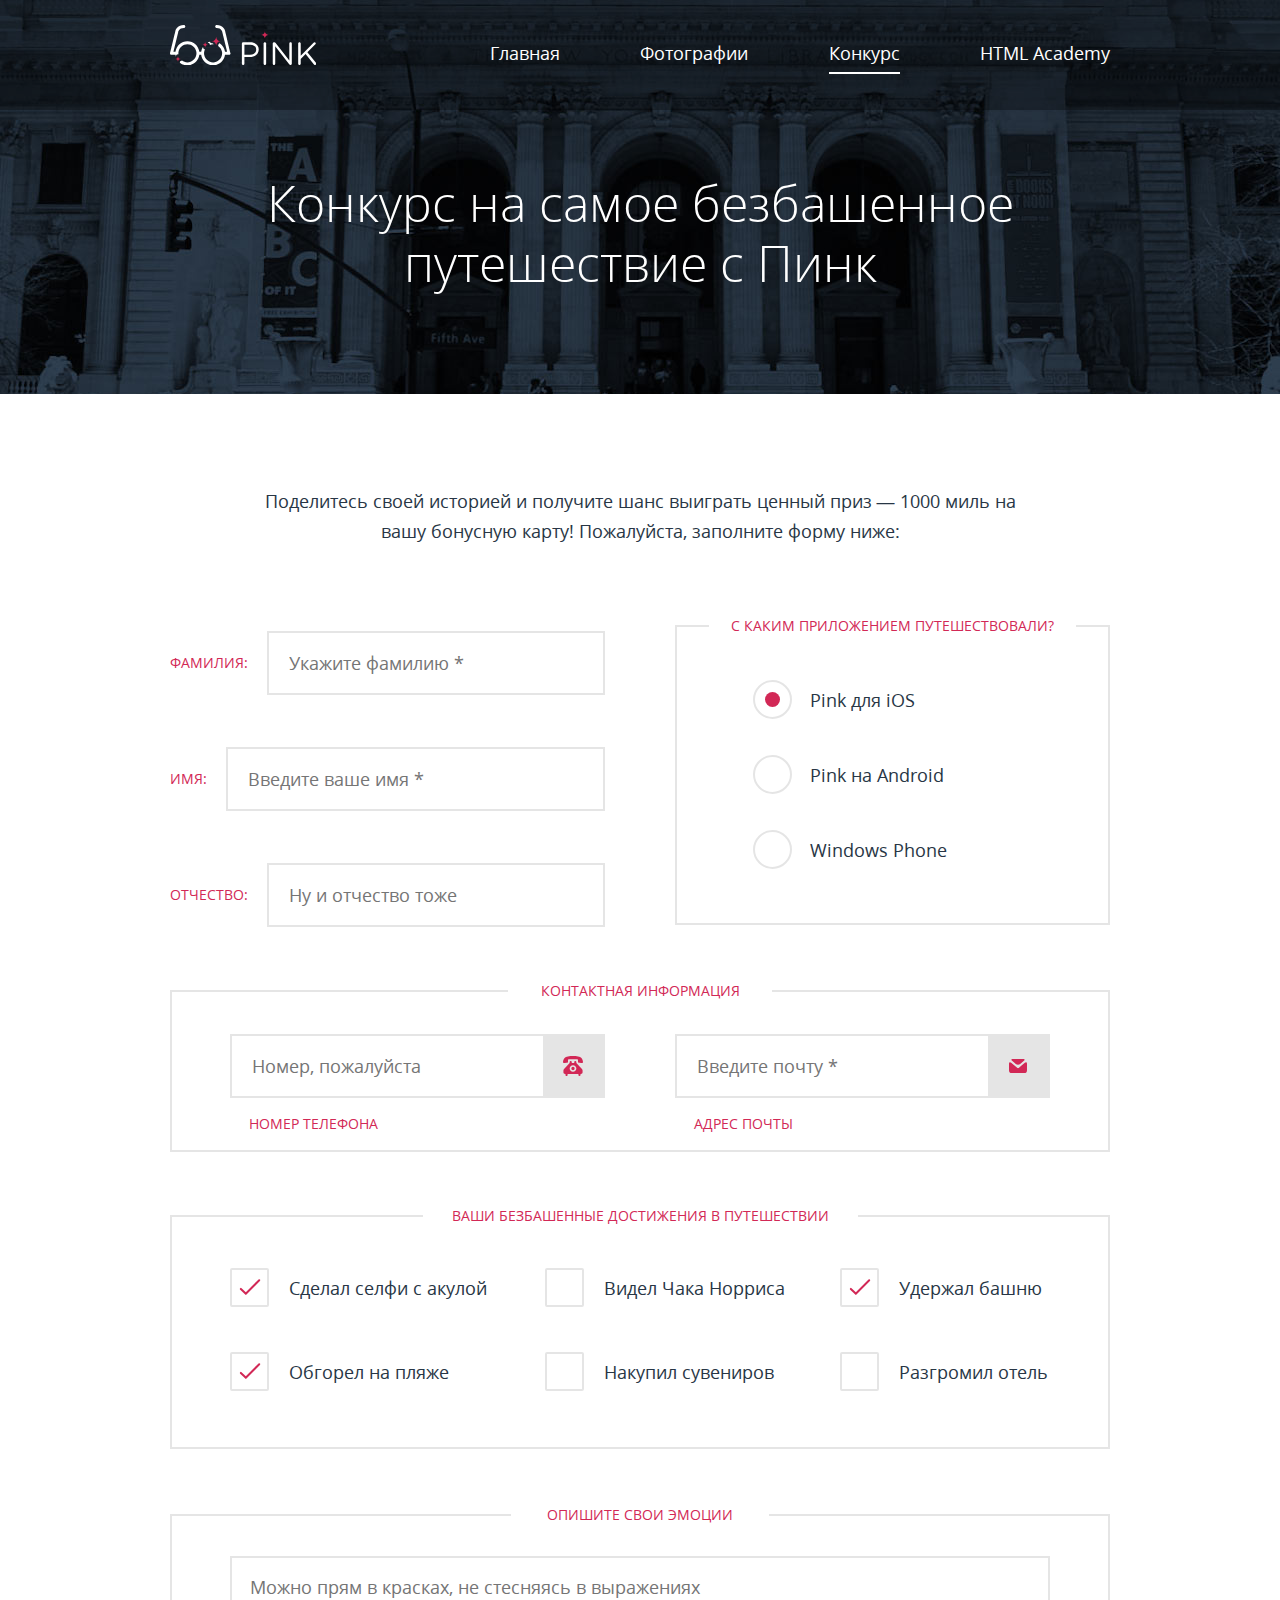
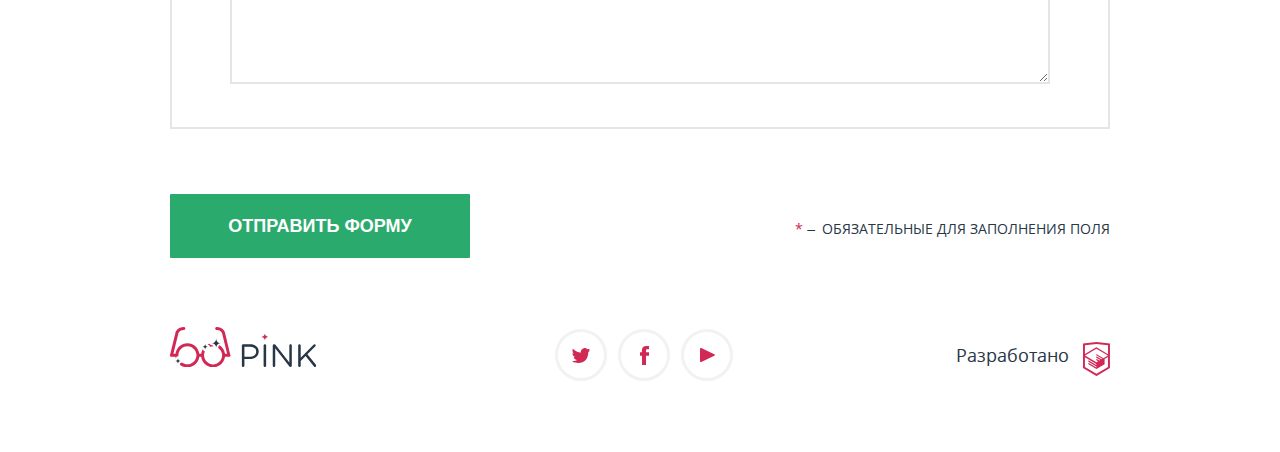
<file: form.html>
<!DOCTYPE html>
<html lang="ru">

<head>
  <meta charset="utf-8">
  <title>Мобильное приложение «PINK»</title>
  <meta name="viewport" content="width=device-width,initial-scale=1">
  <link rel="stylesheet" type="text/css" href="css/style.min.css" />
  <script src="js/picturefill-min.js"></script>
  <link rel="preload" href="fonts/opensans.woff2" as="font" crossorigin="anonymous">
  <link rel="preload" href="fonts/opensansbold.woff2" as="font" crossorigin="anonymous">
  <link rel="preload" href="fonts/opensanslight.woff2" as="font" crossorigin="anonymous">
</head>

<body>
  <header class="page-header page-header--nav-opened page-header--nav-nojs">
    <div class="page-header__container">
      <div class="page-header__wrapper">
        <div class="page-header__center">
          <a class="page-header__logo logo" href="index.html">
            <svg xmlns="http://www.w3.org/2000/svg" width="74.426" height="22.859">
              <g class="logo__mobile">
                <path class="page-header__logo-image" fill="#FFFFFF"
                  d="M0,1.449c0-0.708,0.58-1.288,1.256-1.288h7.18c5.087,0,8.436,2.704,8.436,7.147v0.064 c0,4.861-4.057,7.373-8.854,7.373H2.544v6.825c0,0.708-0.58,1.288-1.288,1.288C0.58,22.859,0,22.279,0,21.571V1.449z M8.114,12.428 c3.734,0,6.182-1.996,6.182-4.958V7.405c0-3.22-2.415-4.894-6.054-4.894H2.544v9.917H8.114z" />
                <path class="page-header__logo-image" fill="#FFFFFF"
                  d="M21.729,1.288C21.729,0.58,22.308,0,22.983,0c0.709,0,1.288,0.58,1.288,1.288v20.283 c0,0.708-0.579,1.288-1.288,1.288c-0.676,0-1.255-0.58-1.255-1.288V1.288z" />
                <path class="page-header__logo-image" fill="#FFFFFF"
                  d="M30.87,1.32c0-0.676,0.579-1.256,1.256-1.256h0.354c0.58,0,0.934,0.29,1.288,0.74l13.684,17.45V1.256 C47.451,0.58,47.998,0,48.707,0c0.676,0,1.223,0.58,1.223,1.256v20.348c0,0.676-0.482,1.191-1.158,1.191h-0.129 c-0.548,0-0.934-0.322-1.32-0.772L33.349,4.153v17.45c0,0.676-0.547,1.256-1.255,1.256c-0.677,0-1.224-0.58-1.224-1.256V1.32z" />
                <path class="page-header__logo-image" fill="#FFFFFF"
                  d="M56.3,1.288C56.3,0.58,56.879,0,57.556,0c0.708,0,1.287,0.58,1.287,1.288v12.331L71.689,0.451 C71.979,0.193,72.269,0,72.688,0c0.676,0,1.224,0.612,1.224,1.256c0,0.354-0.161,0.644-0.419,0.901l-7.984,7.92l8.564,10.561 c0.225,0.29,0.354,0.547,0.354,0.934c0,0.676-0.579,1.288-1.287,1.288c-0.483,0-0.806-0.258-1.03-0.58l-8.403-10.463l-4.862,4.861 v4.894c0,0.708-0.579,1.288-1.287,1.288c-0.677,0-1.256-0.58-1.256-1.288V1.288z" />
              </g>
              <g class="logo__tablet">
                <path class="page-header__logo-image" fill="#FFFFFF"
                  d="M71.874,18.661c0-0.708,0.58-1.288,1.256-1.288h7.18c5.087,0,8.436,2.704,8.436,7.146v0.064 c0,4.861-4.057,7.373-8.854,7.373h-5.475v6.825c0,0.708-0.58,1.288-1.288,1.288c-0.676,0-1.256-0.58-1.256-1.288V18.661z M79.988,29.641c3.734,0,6.182-1.996,6.182-4.959v-0.063c0-3.22-2.414-4.894-6.053-4.894h-5.699v9.917H79.988L79.988,29.641z" />
                <path class="page-header__logo-image" fill="#FFFFFF"
                  d="M93.603,18.5c0-0.708,0.579-1.288,1.255-1.288c0.709,0,1.288,0.58,1.288,1.288v20.283 c0,0.708-0.579,1.287-1.288,1.287c-0.676,0-1.255-0.579-1.255-1.287V18.5z" />
                <path class="page-header__logo-image" fill="#FFFFFF"
                  d="M102.744,18.532c0-0.676,0.58-1.256,1.256-1.256h0.354c0.58,0,0.935,0.29,1.288,0.74l13.684,17.45V18.468 c0-0.676,0.547-1.256,1.256-1.256c0.676,0,1.224,0.58,1.224,1.256v20.349c0,0.676-0.481,1.19-1.158,1.19h-0.129c-0.548,0-0.935-0.321-1.319-0.772l-13.975-17.868v17.45c0,0.676-0.547,1.256-1.256,1.256c-0.676,0-1.223-0.58-1.223-1.256V18.532 H102.744z" />
                <path class="page-header__logo-image" fill="#FFFFFF"
                  d="M128.173,18.5c0-0.708,0.58-1.288,1.257-1.288c0.708,0,1.286,0.58,1.286,1.288v12.331l12.848-13.168 c0.29-0.257,0.579-0.451,0.998-0.451c0.676,0,1.225,0.612,1.225,1.256c0,0.354-0.162,0.644-0.42,0.901l-7.984,7.92l8.564,10.561 c0.225,0.291,0.354,0.547,0.354,0.935c0,0.676-0.578,1.288-1.286,1.288c-0.483,0-0.806-0.258-1.03-0.58l-8.402-10.463l-4.863,4.861 v4.894c0,0.708-0.578,1.288-1.286,1.288c-0.677,0-1.257-0.58-1.257-1.288V18.5H128.173z" />
              </g>
              <path class="logo__tablet page-header__logo-image" fill="#FFFFFF" d="M60.498,28.266" />
              <path class="logo__tablet page-header__logo-image" fill="#FFFFFF"
                d="M60.462,28.016c-0.002-0.009-5.175-21.365-5.175-21.365C54.926,4.303,52.694,0,46.688,0 c-0.829,0-1.5,0.671-1.5,1.5s0.671,1.5,1.5,1.5c4.856,0,5.575,3.729,5.639,4.143l4.767,19.701h-2.073 c-0.742-5.927-5.802-10.531-11.927-10.531s-11.186,4.604-11.927,10.531h-1.82c-0.741-5.927-5.802-10.531-11.927-10.531 S6.235,20.917,5.493,26.844H3.42L8.187,7.143C8.25,6.729,8.97,3,13.826,3c0.829,0,1.5-0.671,1.5-1.5S14.655,0,13.826,0 C7.82,0,5.588,4.303,5.227,6.651c0,0-5.173,21.356-5.175,21.365c-0.266,1.109,0.531,1.826,1.426,1.826 c0.012,0,0.023,0.004,0.036,0.004h3.982c0.741,5.926,5.802,10.53,11.927,10.53s11.185-4.604,11.927-10.53h1.814 c0.742,5.926,5.802,10.53,11.927,10.53s11.186-4.604,11.927-10.53H59c0.012,0,0.023-0.004,0.036-0.004 C59.931,29.842,60.728,29.125,60.462,28.016z M26.315,29.844c-0.715,4.272-4.421,7.531-8.896,7.531c-4.475,0-8.18-3.259-8.896-7.531 c-0.082-0.488-0.135-0.988-0.135-1.5s0.053-1.011,0.135-1.5c0.715-4.271,4.421-7.531,8.896-7.531c4.475,0,8.18,3.26,8.896,7.531 c0.082,0.489,0.135,0.988,0.135,1.5S26.397,29.355,26.315,29.844z M51.99,29.844c-0.716,4.272-4.421,7.531-8.896,7.531 c-4.475,0-8.181-3.259-8.896-7.531c-0.082-0.488-0.135-0.988-0.135-1.5s0.053-1.011,0.135-1.5c0.716-4.271,4.421-7.531,8.896-7.531 c4.475,0,8.181,3.26,8.896,7.531c0.082,0.489,0.135,0.988,0.135,1.5S52.072,29.355,51.99,29.844z" />
              <g class="logo__desktop">
                <path class="page-header__logo-image" fill="#FFFFFF"
                  d="M71.874,18.661c0-0.708,0.58-1.288,1.256-1.288h7.18c5.087,0,8.436,2.704,8.436,7.146v0.064 c0,4.861-4.057,7.373-8.854,7.373h-5.475v6.825c0,0.708-0.58,1.288-1.288,1.288c-0.676,0-1.256-0.58-1.256-1.288V18.661z M79.988,29.641c3.734,0,6.182-1.996,6.182-4.959v-0.063c0-3.22-2.414-4.894-6.053-4.894h-5.699v9.917H79.988L79.988,29.641z" />
                <path class="page-header__logo-image" fill="#FFFFFF"
                  d="M93.603,18.5c0-0.708,0.579-1.288,1.255-1.288c0.709,0,1.288,0.58,1.288,1.288v20.283 c0,0.708-0.579,1.287-1.288,1.287c-0.676,0-1.255-0.579-1.255-1.287V18.5z" />
                <path class="page-header__logo-image" fill="#FFFFFF"
                  d="M102.744,18.532c0-0.676,0.58-1.256,1.256-1.256h0.354c0.58,0,0.935,0.29,1.288,0.74l13.684,17.45V18.468 c0-0.676,0.547-1.256,1.256-1.256c0.676,0,1.224,0.58,1.224,1.256v20.349c0,0.676-0.481,1.19-1.158,1.19h-0.129c-0.548,0-0.935-0.321-1.319-0.772l-13.975-17.868v17.45c0,0.676-0.547,1.256-1.256,1.256c-0.676,0-1.223-0.58-1.223-1.256V18.532 H102.744z" />
                <path class="page-header__logo-image" fill="#FFFFFF"
                  d="M128.173,18.5c0-0.708,0.58-1.288,1.257-1.288c0.708,0,1.286,0.58,1.286,1.288v12.331l12.848-13.168 c0.29-0.257,0.579-0.451,0.998-0.451c0.676,0,1.225,0.612,1.225,1.256c0,0.354-0.162,0.644-0.42,0.901l-7.984,7.92l8.564,10.561 c0.225,0.291,0.354,0.547,0.354,0.935c0,0.676-0.578,1.288-1.286,1.288c-0.483,0-0.806-0.258-1.03-0.58l-8.402-10.463l-4.863,4.861 v4.894c0,0.708-0.578,1.288-1.286,1.288c-0.677,0-1.257-0.58-1.257-1.288V18.5H128.173z" />
              </g>
              <path class="logo__desktop" fill="#D22856"
                d="M98.498,9.875c-2.002,0-3.623-1.623-3.623-3.624c0,2.001-1.623,3.624-3.625,3.624 c2.002,0,3.625,1.623,3.625,3.624C94.875,11.498,96.496,9.875,98.498,9.875z" />
              <g class="logo__desktop">
                <path class="page-header__logo-image" fill="#FFFFFF"
                  d="M43.094,19.313c0.246,0,0.489,0.014,0.73,0.033c-0.437-0.728-1.227-1.221-2.136-1.221 c-0.877,0-1.614-0.568-1.884-1.354c-0.727,0.208-1.425,0.482-2.089,0.816c0.062,0.017,0.122,0.038,0.188,0.038c1.104,0,2,0.896,2,2 c0,0.096-0.015,0.188-0.028,0.281C40.875,19.524,41.959,19.313,43.094,19.313z" />
                <path class="page-header__logo-image" fill="#FFFFFF"
                  d="M60.462,28.016c-0.002-0.009-5.175-21.365-5.175-21.365C54.926,4.303,52.694,0,46.688,0 c-0.829,0-1.5,0.671-1.5,1.5s0.671,1.5,1.5,1.5c4.856,0,5.575,3.729,5.639,4.143l4.767,19.701h-2.073 c-0.445-3.557-2.453-6.628-5.305-8.522c-0.897,0.379-1.529,1.269-1.529,2.303c0,0.088-0.015,0.171-0.026,0.256 c1.991,1.358,3.415,3.489,3.829,5.964c0.082,0.489,0.135,0.988,0.135,1.5s-0.053,1.012-0.135,1.5 c-0.716,4.272-4.421,7.531-8.896,7.531c-4.475,0-8.181-3.259-8.896-7.531c-0.082-0.488-0.135-0.988-0.135-1.5 s0.053-1.011,0.135-1.5c0.147-0.878,0.427-1.711,0.808-2.483c-1.034-0.078-1.852-0.932-1.852-1.985 c0-0.189-0.077-0.357-0.192-0.489c-0.938,1.469-1.569,3.15-1.795,4.958h-1.82c-0.741-5.927-5.802-10.531-11.927-10.531 S6.235,20.917,5.493,26.844H3.42L8.187,7.143C8.25,6.729,8.97,3,13.826,3c0.829,0,1.5-0.671,1.5-1.5S14.655,0,13.826,0 C7.82,0,5.588,4.303,5.227,6.651c0,0-5.173,21.356-5.175,21.365c-0.266,1.109,0.531,1.826,1.426,1.826 c0.012,0,0.023,0.004,0.036,0.004h3.982c0.079,0.628,0.215,1.237,0.387,1.831c0.059-0.106,0.102-0.224,0.102-0.354 c0-1.104,0.896-2,2-2c0.166,0,0.324,0.025,0.478,0.063c-0.043-0.343-0.074-0.688-0.074-1.042c0-0.512,0.053-1.011,0.135-1.5 c0.715-4.271,4.421-7.531,8.896-7.531s8.18,3.26,8.896,7.531c0.082,0.489,0.135,0.988,0.135,1.5s-0.053,1.012-0.135,1.5 c-0.715,4.272-4.421,7.531-8.896,7.531c-2.022,0-3.883-0.67-5.386-1.794c-0.35,0.302-0.8,0.491-1.299,0.491 c-0.413,0-0.749,0.336-0.749,0.748c0,0.29-0.065,0.564-0.176,0.812c2.075,1.708,4.722,2.743,7.614,2.743 c6.125,0,11.185-4.604,11.927-10.53h1.814c0.742,5.926,5.802,10.53,11.927,10.53s11.186-4.604,11.927-10.53H59 c0.012,0,0.023-0.004,0.036-0.004C59.931,29.842,60.728,29.125,60.462,28.016z" />
              </g>
              <g class="logo__desktop">
                <g>
                  <path fill="#D22856"
                    d="M50.686,16.125c-2.485,0-4.499-2.014-4.499-4.499c0,2.485-2.014,4.499-4.499,4.499 c2.485,0,4.499,2.014,4.499,4.499C46.187,18.139,48.2,16.125,50.686,16.125z" />
                </g>
              </g>
              <g class="logo__desktop">
                <g>
                  <path fill="#D22856"
                    d="M37.904,19.626c-1.519,0-2.749-1.23-2.749-2.749c0,1.519-1.23,2.749-2.749,2.749 c1.519,0,2.749,1.229,2.749,2.749C35.155,20.855,36.386,19.626,37.904,19.626z" />
                </g>
              </g>
              <g class="logo__desktop">
                <g>
                  <path fill="#D22856"
                    d="M10.734,34.072c-1.519,0-2.749-1.23-2.749-2.75c0,1.52-1.23,2.75-2.749,2.75 c1.519,0,2.749,1.229,2.749,2.748C7.985,35.303,9.215,34.072,10.734,34.072z" />
                </g>
              </g>
            </svg>
          </a>
          <nav class="main-nav">
            <button class="main-nav__toggle" type="button">
              <svg class="main-nav__close-img" xmlns="http://www.w3.org/2000/svg"
                xmlns:xlink="http://www.w3.org/1999/xlink" width="23.867px" height="23.867px"
                viewBox="0 0 23.867 23.867" enable-background="new 0 0 23.867 23.867" xml:space="preserve">
                <path class="main-nav__toggle-img" fill="#FFFFFF"
                  d="M15.087,11.933l8.56-8.559c0.293-0.293,0.293-0.768,0-1.061L21.554,0.22C21.414,0.079,21.223,0,21.023,0 c-0.199,0-0.391,0.079-0.529,0.22l-8.561,8.56l-8.56-8.56c-0.282-0.282-0.78-0.282-1.061,0L0.22,2.313 c-0.293,0.293-0.293,0.768,0,1.061l8.56,8.559l-8.56,8.559c-0.293,0.293-0.293,0.768,0,1.062l2.093,2.094 c0.141,0.142,0.331,0.22,0.53,0.22c0.199,0,0.39-0.078,0.53-0.22l8.561-8.56l8.56,8.56c0.141,0.142,0.332,0.22,0.53,0.22 c0.199,0,0.39-0.078,0.53-0.22l2.093-2.094c0.293-0.294,0.293-0.769,0-1.062L15.087,11.933z" />
              </svg>
              <svg class="main-nav__open-img" xmlns="http://www.w3.org/2000/svg"
                xmlns:xlink="http://www.w3.org/1999/xlink" width="49.945" height="24.007" viewBox="0 0 49.945 24.007"
                enable-background="new 0 0 49.945 24.007" xml:space="preserve">
                <g>
                  <g>
                    <g>
                      <path class="main-nav__toggle-img" fill="#FFFFFF"
                        d="M1.137,0C0.51,0,0,0.428,0,1.01v1.981c0,0.558,0.494,1.01,1.139,1.01h47.671 c0.628,0,1.138-0.428,1.138-1.01V1.01c0-0.558-0.494-1.01-1.138-1.01H1.137z M1.137,10.003C0.51,10.003,0,10.431,0,11.013v1.98 c0,0.557,0.494,1.01,1.139,1.01h47.671c0.628,0,1.138-0.428,1.138-1.01v-1.98c0-0.558-0.494-1.01-1.138-1.01H1.137z M1.137,20.005C0.51,20.005,0,20.434,0,21.016v1.981c0,0.557,0.494,1.01,1.139,1.01h47.671c0.628,0,1.138-0.428,1.138-1.01 v-1.981c0-0.558-0.494-1.011-1.138-1.011H1.137z" />
                    </g>
                    <g>
                      <path class="main-nav__toggle-img" fill="#FFFFFF"
                        d="M1.137,0C0.51,0,0,0.428,0,1.01v1.981c0,0.558,0.494,1.01,1.139,1.01h47.671 c0.628,0,1.138-0.428,1.138-1.01V1.01c0-0.558-0.494-1.01-1.138-1.01H1.137z M1.137,10.003C0.51,10.003,0,10.431,0,11.013v1.98 c0,0.557,0.494,1.01,1.139,1.01h47.671c0.628,0,1.138-0.428,1.138-1.01v-1.98c0-0.558-0.494-1.01-1.138-1.01H1.137z M1.137,20.005C0.51,20.005,0,20.434,0,21.016v1.981c0,0.557,0.494,1.01,1.139,1.01h47.671c0.628,0,1.138-0.428,1.138-1.01 v-1.981c0-0.558-0.494-1.011-1.138-1.011H1.137z" />
                    </g>
                  </g>
                </g>
              </svg>
            </button>
            <ul class="main-nav__list site-list">
              <li class="site-list__item">
                <a href="index.html">Главная</a>
              </li>
              <li class="site-list__item">
                <a href="photo.html">Фотографии</a>
              </li>
              <li class="site-list__item site-list__item--active">
                <a>Конкурс</a>
              </li>
              <li class="site-list__item">
                <a href="https://htmlacademy.ru/intensive/adaptive">HTML Academy</a>
              </li>
            </ul>
          </nav>
        </div>
      </div>
    </div>
  </header>
  <main class="page-main">
    <section class="page-title">
      <h1 class="page-title__description">Конкурс на самое безбашенное путешествие с Пинк</h1>
    </section>
    <section class="contest">
      <h2 class="visually-hidden">Обратная связь</h2>
      <p class="contest__title">
        Поделитесь своей историей и получите шанс выиграть ценный приз — 1000 миль на вашу бонусную карту!
        <span>Пожалуйста, заполните форму ниже:</span>
      </p>
      <form class="contest__form" action="https://echo.htmlacademy.ru/" method="post">
        <fieldset class="contest__full-name">
          <ul class="contest__full-name-list">
            <li class="contest__full-name-item">
              <label for="surname">Фамилия:</label>
              <input type="text" name="surname" id="surname" placeholder="Укажите фамилию *" required>
            </li>
            <li class="contest__full-name-item">
              <label for="name">Имя:</label>
              <input type="text" name="name" id="name" placeholder="Введите ваше имя *" required>
            </li>
            <li class="contest__full-name-item">
              <label for="middle-name">Отчество:</label>
              <input type="text" name="middle-name" id="middle-name" placeholder="Ну и отчество тоже">
            </li>
          </ul>
        </fieldset>
        <div class="contest__progress">
          <fieldset class="contest__progress-container">
            <legend class="contest__progress-heared">Ваши безбашенные достижения в путешествии</legend>
            <ul class="contest__progress-list">
              <li class="contest__progress-item">
                <label>
                  <input class="visually-hidden" type="checkbox" name="progress-item-shark" checked>
                  <span class="contest__square-border"></span>
                  Сделал селфи с акулой
                </label>
              </li>
              <li class="contest__progress-item">
                <label>
                  <input class="visually-hidden" type="checkbox" name="progress-item-sunburnt" checked>
                  <span class="contest__square-border"></span>
                  Обгорел на пляже
                </label>
              </li>
              <li class="contest__progress-item">
                <label>
                  <input class="visually-hidden" type="checkbox" name="progress-item-norris">
                  <span class="contest__square-border"></span>
                  Видел Чака Норриса
                </label>
              </li>
              <li class="contest__progress-item">
                <label>
                  <input class="visually-hidden" type="checkbox" name="progress-item-souvenir">
                  <span class="contest__square-border"></span>
                  Накупил сувениров
                </label>
              </li>
              <li class="contest__progress-item">
                <label>
                  <input class="visually-hidden" type="checkbox" name="progress-item-tower" checked>
                  <span class="contest__square-border"></span>
                  Удержал башню
                </label>
              </li>
              <li class="contest__progress-item">
                <label>
                  <input class="visually-hidden" type="checkbox" name="progress-item-destroy">
                  <span class="contest__square-border"></span>
                  Разгромил отель
                </label>
              </li>
            </ul>
          </fieldset>
        </div>
        <fieldset class="contest__contacts">
          <legend class="contest__contacts-header">Контактная информация</legend>
          <ul class="contest__contacts-list">
            <li class="contest__contacts-item">
              <label>
                <span>Номер телефона</span>
                <input type="tel" name="phone" placeholder="Номер, пожалуйста">
              </label>
            </li>
            <li class="contest__contacts-item">
              <label>
                <span>Адрес почты</span>
                <input type="email" name="email" placeholder="Введите почту *" required>
              </label>
            </li>
          </ul>
        </fieldset>
        <div class="contest__system">
          <fieldset class="contest__system-container">
            <legend class="contest__system-header">С каким приложением путешествовали?</legend>
            <ul class="contest__system-list">
              <li class="contest__system-item">
                <label>
                  <input class="visually-hidden" type="radio" name="operating-system" value="iOS" checked>
                  <span class="contest__circle-border"></span>
                  Pink для iOS
                </label>
              </li>
              <li class="contest__system-item">
                <label>
                  <input class="visually-hidden" type="radio" name="operating-system" value="Android">
                  <span class="contest__circle-border"></span>
                  Pink на Android
                </label>
              </li>
              <li class="contest__system-item">
                <label>
                  <input class="visually-hidden" type="radio" name="operating-system" value="Windows">
                  <span class="contest__circle-border"></span>
                  Windows Phone
                </label>
              </li>
            </ul>

          </fieldset>
        </div>
        <fieldset class="contest__feeling">
          <legend class="contest__feeling-header">Опишите свои эмоции</legend>
          <textarea class="contest__feeling-textarea" name="feeling"
            placeholder="Можно прям в красках, не стесняясь в выражениях"></textarea>
        </fieldset>
        <div class="contest__submit-container">
          <button class="contest__submit-button" type="submit">Отправить форму</button>
          <p class="contest__required">
            <span class="contest__required-mark">* </span>– Обязательные <span class="contest__required-hidden">для
              заполнения</span> поля
          </p>
        </div>
      </form>
    </section>
  </main>
  <footer class="page-footer">
    <a class="page-footer__logo logo" href="index.html">
      <svg xmlns="http://www.w3.org/2000/svg" width="146.3" height="40.375">
        <g class="logo__mobile logo__tablet">
          <path class="page-footer__logo-img" fill="#283645"
            d="M71.874,18.661c0-0.708,0.58-1.288,1.256-1.288h7.18c5.087,0,8.436,2.704,8.436,7.146v0.063 c0,4.86-4.057,7.373-8.854,7.373h-5.475v6.825c0,0.708-0.58,1.287-1.289,1.287c-0.676,0-1.256-0.58-1.256-1.287L71.874,18.661 L71.874,18.661z M79.988,29.641c3.734,0,6.182-1.996,6.182-4.959v-0.062c0-3.221-2.414-4.894-6.053-4.894h-5.699v9.917h5.57V29.641 z" />
          <path class="page-footer__logo-img" fill="#283645"
            d="M93.603,18.5c0-0.708,0.579-1.288,1.255-1.288c0.709,0,1.288,0.58,1.288,1.288v20.283 c0,0.708-0.579,1.287-1.288,1.287c-0.676,0-1.255-0.579-1.255-1.287V18.5z" />
          <path class="page-footer__logo-img" fill="#283645"
            d="M102.744,18.532c0-0.676,0.58-1.256,1.256-1.256h0.354c0.58,0,0.935,0.29,1.288,0.74l13.684,17.45V18.468 c0-0.676,0.547-1.256,1.256-1.256c0.676,0,1.225,0.58,1.225,1.256v20.349c0,0.677-0.48,1.19-1.158,1.19h-0.129 c-0.548,0-0.936-0.321-1.318-0.772l-13.976-17.867v17.449c0,0.677-0.547,1.257-1.257,1.257c-0.676,0-1.223-0.58-1.223-1.257V18.532 H102.744z" />
          <path class="page-footer__logo-img" fill="#283645"
            d="M128.173,18.5c0-0.708,0.58-1.288,1.257-1.288c0.708,0,1.286,0.58,1.286,1.288v12.331l12.848-13.16 c0.29-0.257,0.579-0.451,0.998-0.451c0.676,0,1.225,0.612,1.225,1.256c0,0.354-0.162,0.644-0.42,0.901l-7.984,7.92l8.564,10.561 c0.225,0.291,0.354,0.547,0.354,0.936c0,0.676-0.577,1.288-1.285,1.288c-0.482,0-0.807-0.259-1.03-0.58l-8.401-10.464l-4.863,4.861 v4.895c0,0.708-0.578,1.288-1.286,1.288c-0.677,0-1.257-0.58-1.257-1.288V18.5H128.173z" />
        </g>
        <path class="logo__mobile logo__tablet" fill="#FFFFFF" d="M60.498,28.266" />
        <path class="logo__mobile logo__tablet" fill="#D22856"
          d="M60.462,28.016c-0.002-0.009-5.175-21.365-5.175-21.365C54.926,4.303,52.694,0,46.688,0 c-0.829,0-1.5,0.671-1.5,1.5s0.671,1.5,1.5,1.5c4.856,0,5.575,3.729,5.639,4.143l4.767,19.701h-2.073 c-0.742-5.927-5.802-10.531-11.927-10.531s-11.186,4.604-11.927,10.531h-1.82c-0.741-5.927-5.802-10.531-11.927-10.531 S6.235,20.917,5.493,26.844H3.42L8.187,7.143C8.25,6.729,8.97,3,13.826,3c0.829,0,1.5-0.671,1.5-1.5S14.655,0,13.826,0 C7.82,0,5.588,4.303,5.227,6.651c0,0-5.173,21.356-5.175,21.365c-0.266,1.109,0.531,1.826,1.426,1.826 c0.012,0,0.023,0.004,0.036,0.004h3.982c0.741,5.926,5.802,10.53,11.927,10.53s11.185-4.604,11.927-10.53h1.814 c0.742,5.926,5.802,10.53,11.927,10.53s11.186-4.604,11.927-10.53H59c0.012,0,0.023-0.004,0.036-0.004 C59.931,29.842,60.728,29.125,60.462,28.016z M26.315,29.844c-0.715,4.272-4.421,7.531-8.896,7.531s-8.18-3.259-8.896-7.531 c-0.082-0.488-0.135-0.988-0.135-1.5s0.053-1.011,0.135-1.5c0.715-4.271,4.421-7.531,8.896-7.531s8.18,3.26,8.896,7.531 c0.082,0.489,0.135,0.988,0.135,1.5S26.397,29.355,26.315,29.844z M51.99,29.844c-0.716,4.272-4.421,7.531-8.896,7.531 c-4.475,0-8.181-3.259-8.896-7.531c-0.082-0.488-0.135-0.988-0.135-1.5s0.053-1.011,0.135-1.5c0.716-4.271,4.421-7.531,8.896-7.531 c4.475,0,8.181,3.26,8.896,7.531c0.082,0.489,0.135,0.988,0.135,1.5S52.072,29.355,51.99,29.844z" />
        <g class="logo__desktop">
          <path class="page-footer__logo-img" fill="#283645"
            d="M71.874,18.661c0-0.708,0.58-1.288,1.256-1.288h7.18c5.087,0,8.436,2.704,8.436,7.146v0.063 c0,4.86-4.057,7.373-8.854,7.373h-5.475v6.825c0,0.708-0.58,1.287-1.289,1.287c-0.676,0-1.256-0.58-1.256-1.287L71.874,18.661 L71.874,18.661z M79.988,29.641c3.734,0,6.182-1.996,6.182-4.959v-0.062c0-3.221-2.414-4.894-6.053-4.894h-5.699v9.917h5.57V29.641 z" />
          <path class="page-footer__logo-img" fill="#283645"
            d="M93.603,18.5c0-0.708,0.579-1.288,1.255-1.288c0.709,0,1.288,0.58,1.288,1.288v20.283 c0,0.708-0.579,1.287-1.288,1.287c-0.676,0-1.255-0.579-1.255-1.287V18.5z" />
          <path class="page-footer__logo-img" fill="#283645"
            d="M102.744,18.532c0-0.676,0.58-1.256,1.256-1.256h0.354c0.58,0,0.935,0.29,1.288,0.74l13.684,17.45V18.468 c0-0.676,0.547-1.256,1.256-1.256c0.676,0,1.225,0.58,1.225,1.256v20.349c0,0.677-0.48,1.19-1.158,1.19h-0.129 c-0.548,0-0.936-0.321-1.318-0.772l-13.976-17.867v17.449c0,0.677-0.547,1.257-1.257,1.257c-0.676,0-1.223-0.58-1.223-1.257V18.532 H102.744z" />
          <path class="page-footer__logo-img" fill="#283645"
            d="M128.173,18.5c0-0.708,0.58-1.288,1.257-1.288c0.708,0,1.286,0.58,1.286,1.288v12.331l12.848-13.168 c0.29-0.257,0.579-0.451,0.998-0.451c0.676,0,1.225,0.612,1.225,1.256c0,0.354-0.162,0.644-0.42,0.901l-7.984,7.92l8.564,10.561 c0.225,0.291,0.354,0.547,0.354,0.936c0,0.676-0.577,1.288-1.285,1.288c-0.482,0-0.807-0.259-1.03-0.58l-8.401-10.464l-4.863,4.861 v4.895c0,0.708-0.578,1.288-1.286,1.288c-0.677,0-1.257-0.58-1.257-1.288V18.5H128.173z" />
        </g>
        <path class="logo__desktop" fill="#D22856"
          d="M98.498,9.875c-2.002,0-3.623-1.623-3.623-3.624c0,2.001-1.623,3.624-3.625,3.624 c2.002,0,3.625,1.623,3.625,3.624C94.875,11.498,96.496,9.875,98.498,9.875z" />
        <g class="logo__desktop">
          <path fill="#D22856"
            d="M43.094,19.313c0.246,0,0.489,0.014,0.73,0.033c-0.437-0.728-1.227-1.221-2.136-1.221 c-0.877,0-1.614-0.568-1.884-1.354c-0.727,0.208-1.425,0.482-2.089,0.816c0.062,0.017,0.122,0.038,0.188,0.038c1.104,0,2,0.896,2,2 c0,0.096-0.015,0.188-0.028,0.281C40.875,19.524,41.959,19.313,43.094,19.313z" />
          <path fill="#D22856"
            d="M60.462,28.016c-0.002-0.009-5.175-21.365-5.175-21.365C54.926,4.303,52.694,0,46.688,0 c-0.829,0-1.5,0.671-1.5,1.5s0.671,1.5,1.5,1.5c4.856,0,5.575,3.729,5.639,4.143l4.767,19.701h-2.073 c-0.445-3.557-2.453-6.628-5.305-8.522c-0.897,0.379-1.529,1.269-1.529,2.303c0,0.088-0.015,0.171-0.026,0.256 c1.991,1.358,3.415,3.489,3.829,5.965c0.082,0.488,0.135,0.987,0.135,1.5c0,0.512-0.053,1.012-0.135,1.5 c-0.716,4.271-4.421,7.53-8.896,7.53c-4.475,0-8.181-3.259-8.896-7.53c-0.082-0.488-0.135-0.988-0.135-1.5 c0-0.513,0.053-1.012,0.135-1.5c0.147-0.879,0.427-1.712,0.808-2.484c-1.034-0.077-1.852-0.932-1.852-1.984 c0-0.189-0.077-0.357-0.192-0.488c-0.938,1.469-1.569,3.149-1.795,4.957h-1.82c-0.741-5.927-5.802-10.531-11.927-10.531 S6.235,20.917,5.493,26.844H3.42L8.187,7.143C8.25,6.729,8.97,3,13.826,3c0.829,0,1.5-0.671,1.5-1.5S14.655,0,13.826,0 C7.82,0,5.588,4.303,5.227,6.651c0,0-5.173,21.356-5.175,21.365c-0.266,1.109,0.531,1.826,1.426,1.826 c0.012,0,0.023,0.004,0.036,0.004h3.982c0.079,0.629,0.215,1.237,0.387,1.831c0.059-0.106,0.102-0.224,0.102-0.354 c0-1.104,0.896-2,2-2c0.166,0,0.324,0.024,0.478,0.062c-0.043-0.343-0.074-0.688-0.074-1.042c0-0.512,0.053-1.011,0.135-1.5 c0.715-4.271,4.421-7.531,8.896-7.531s8.18,3.26,8.896,7.531c0.082,0.489,0.135,0.988,0.135,1.5s-0.053,1.012-0.135,1.5 c-0.715,4.272-4.421,7.531-8.896,7.531c-2.022,0-3.883-0.67-5.386-1.794c-0.35,0.302-0.8,0.491-1.299,0.491 c-0.413,0-0.749,0.336-0.749,0.748c0,0.289-0.065,0.563-0.176,0.812c2.075,1.708,4.722,2.743,7.614,2.743 c6.125,0,11.185-4.604,11.927-10.529h1.814c0.742,5.926,5.802,10.529,11.927,10.529s11.186-4.604,11.927-10.529H59 c0.012,0,0.023-0.005,0.036-0.005C59.931,29.842,60.728,29.125,60.462,28.016z" />
        </g>
        <g class="logo__desktop">
          <g>
            <path fill="#283645"
              d="M50.686,16.125c-2.485,0-4.499-2.014-4.499-4.499c0,2.485-2.014,4.499-4.499,4.499 c2.485,0,4.499,2.014,4.499,4.499C46.187,18.139,48.2,16.125,50.686,16.125z" />
          </g>
        </g>
        <g class="logo__desktop">
          <g>
            <path fill="#283645"
              d="M37.904,19.626c-1.519,0-2.749-1.23-2.749-2.749c0,1.519-1.23,2.749-2.749,2.749 c1.519,0,2.749,1.229,2.749,2.749C35.155,20.855,36.386,19.626,37.904,19.626z" />
          </g>
        </g>
        <g class="logo__desktop">
          <g>
            <path fill="#283645"
              d="M10.734,34.072c-1.519,0-2.749-1.23-2.749-2.75c0,1.52-1.23,2.75-2.749,2.75 c1.519,0,2.749,1.229,2.749,2.748C7.985,35.303,9.215,34.072,10.734,34.072z" />
          </g>
        </g>
      </svg>
    </a>
    <div class="page-footer__social social">
      <ul class="social__list">
        <li class="social__item">
          <a class="social__link social__link--twitter" href="#">
            <span class="visually-hidden">«PINK» в Твитере</span>
          </a>
        </li>
        <li class="social__item">
          <a class="social__link social__link--facebook" href="#">
            <span class="visually-hidden">«PINK» в Фейсбук</span>
          </a>
        </li>
        <li class="social__item">
          <a class="social__link social__link--youtube" href="#">
            <span class="visually-hidden">«PINK» на Ютуб</span>
          </a>
        </li>
      </ul>
    </div>
    <p class="page-footer__copyright copyright">
      <span class="copyright__text">Разработано</span>
      <a class="copyright__link" href="https://htmlacademy.ru/intensive/adaptive">
        <svg xmlns="http://www.w3.org/2000/svg" width="26.943" height="34.09">
          <path class="copyright__img" fill="#d22856"
            d="M13.62.017L13.472 0 0 1.412v24.661l13.472 8.017 13.43-7.99.042-.026V1.412L13.62.017zm11.399 12.11L13.495 5.334l-.001-.104-.087.05-.088-.056v.109L1.925 12.118V3.147l11.547-1.212 11.547 1.212v8.98zm-11.614-5.34L24.923 13.5l-4.479 2.64-7.093-4.221-.013 1.415 5.904 3.513-.86.507-5.031-2.992-.013 1.415 3.827 2.275-.782.523-3.032-1.787-.013 1.413 1.852 1.091-1.8 1.081-11.356-6.751 11.371-6.835zm-11.48 8.34l11.411 6.791.015 1.044-7.941-4.728-.015 1.416 7.979 4.796.017 1.076-7.972-4.741-.013 1.415 8.021 4.821.045.026 8.143-4.872v-1.268l-.011-.148v-3.761l3.415-2.036v10.02L13.472 31.85 1.925 24.979v-9.852z">
          </path>
        </svg>
        <span class="visually-hidden">HTML Academy</span>
      </a>
    </p>
  </footer>
  <section class="modal-error visually-hidden">
    <h2 class="visually-hidden">Ошибка отправки формы</h2>
    <b class="modal-error__title">Что-то пошло не так!</b>
    <p class="modal-error__text">
      Проверьте поля, выделенные красным, скорее всего вы забыли их заполнить
    </p>
    <div class="modal-error__button-wrapper">
      <button class="modal-error__button">ОК</button>
    </div>
  </section>
  <section class="modal-sucsess visually-hidden">
    <h2 class="visually-hidden">Форма успешно отправлена</h2>
    <b class="modal-sucsess__title">Ваша заявка отправлена</b>
    <p class="modal-sucsess__text">
      Спасибо за ваше участие, ваша заявка уже поступила к нам.
      В ближайшее время мы рассмотрим ее <br>и оповестим вас.
    </p>
    <div class="modal-sucsess__button-wrapper">
      <button class="modal-sucsess__button">Закрыть окно</button>
    </div>
  </section>
  <script src="js/nav-min.js"></script>
</body>

</html>
</file>
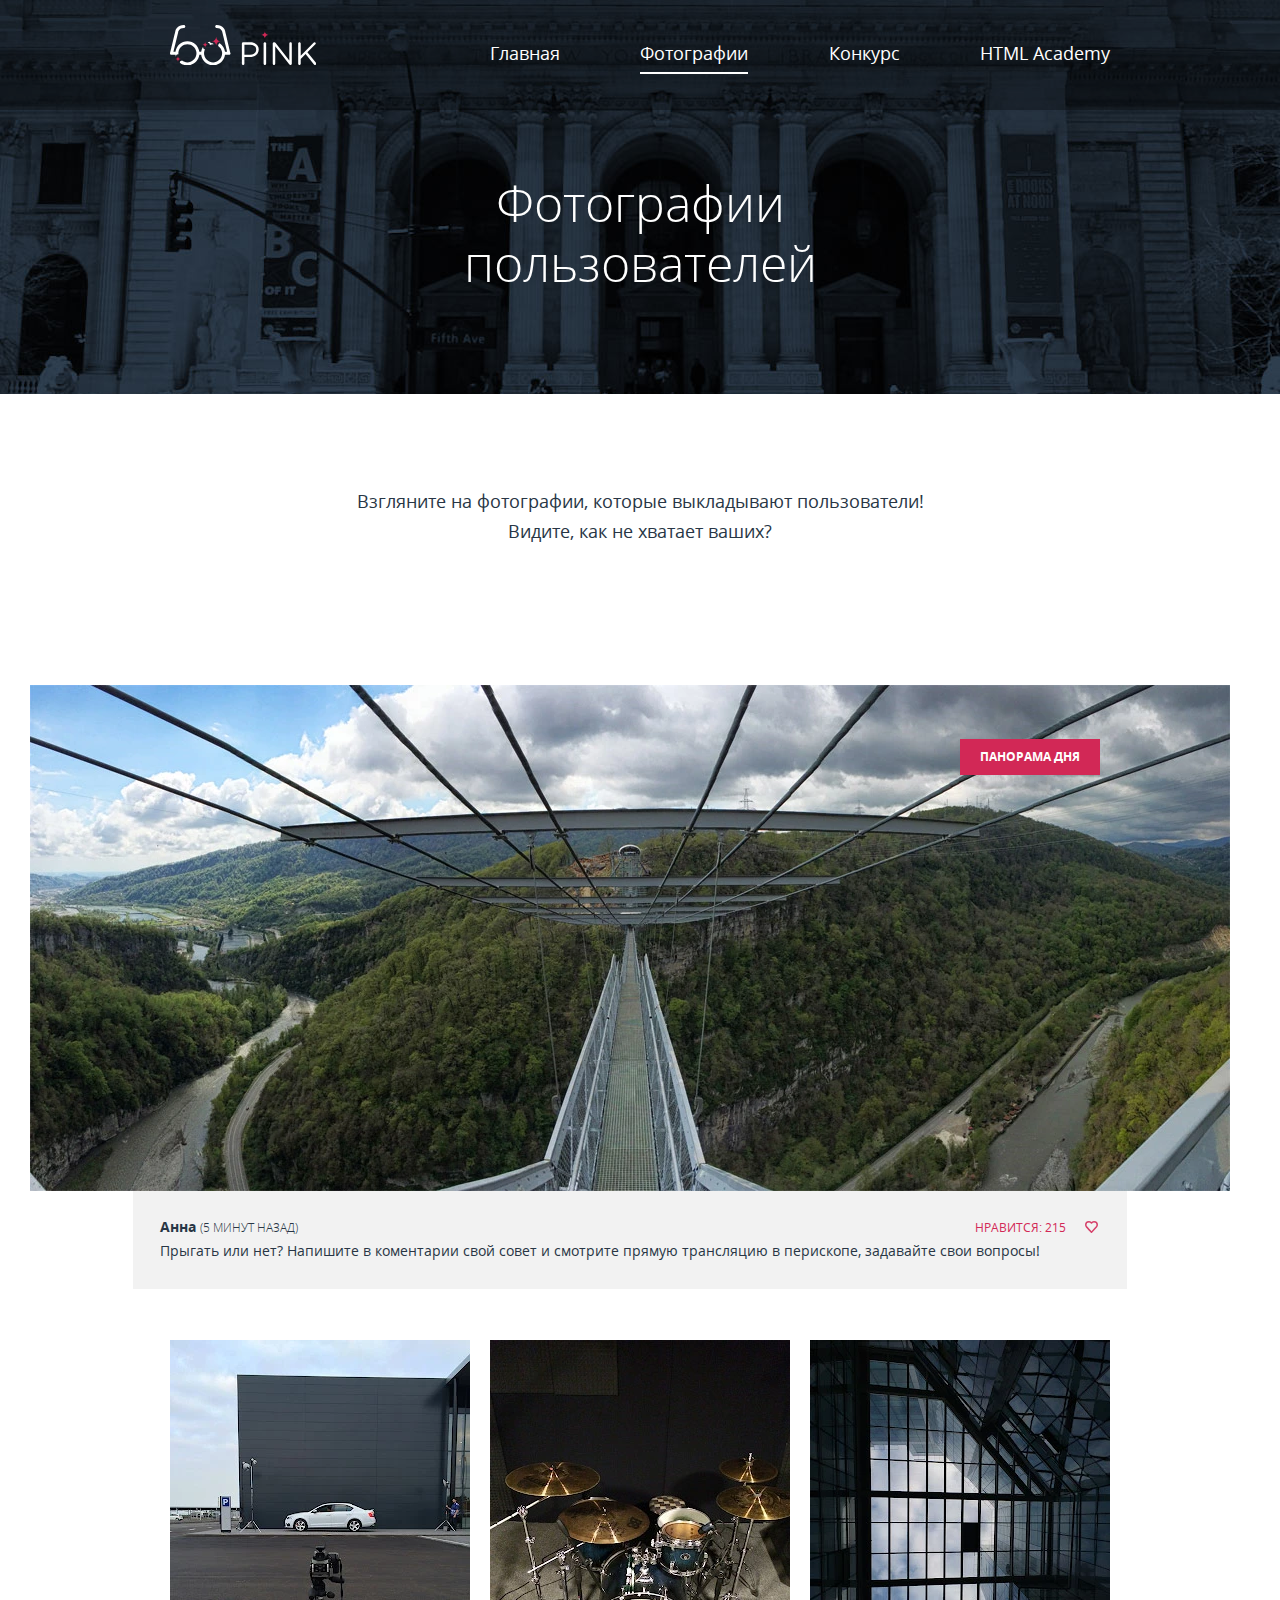
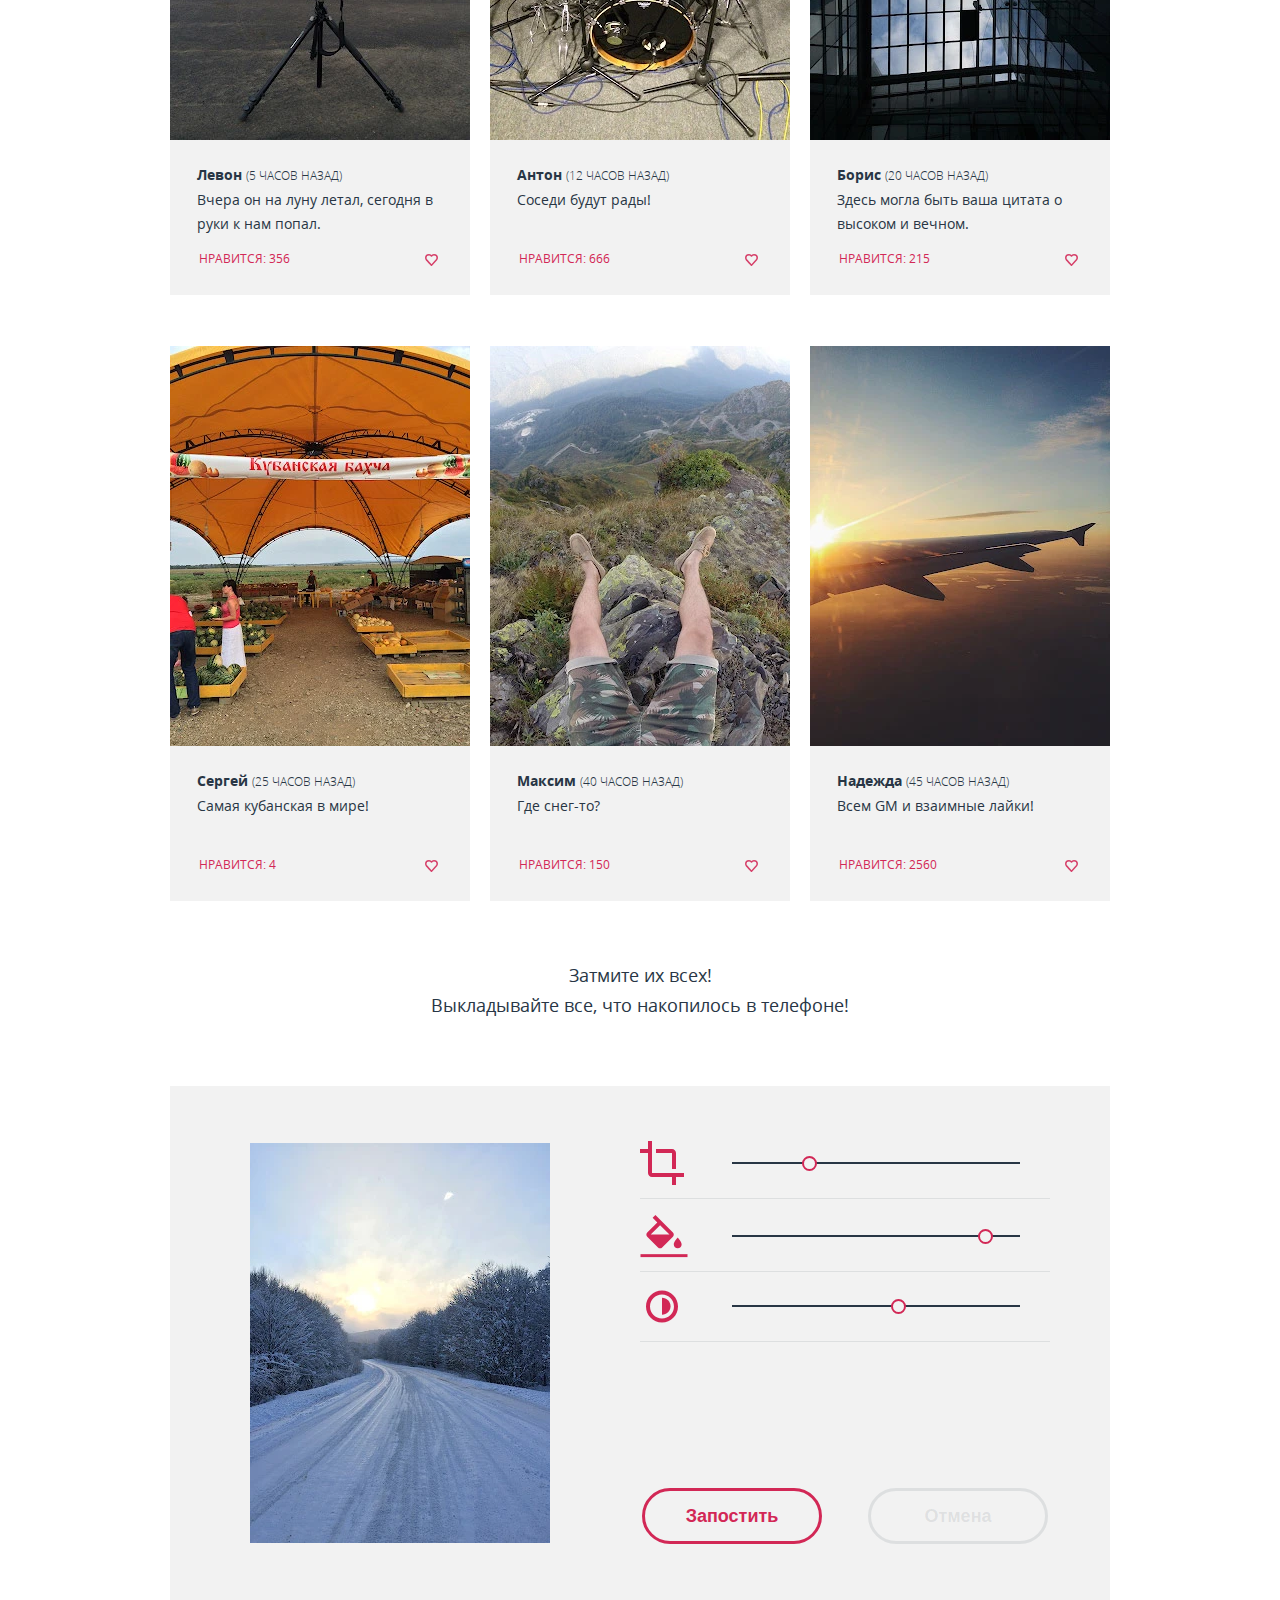
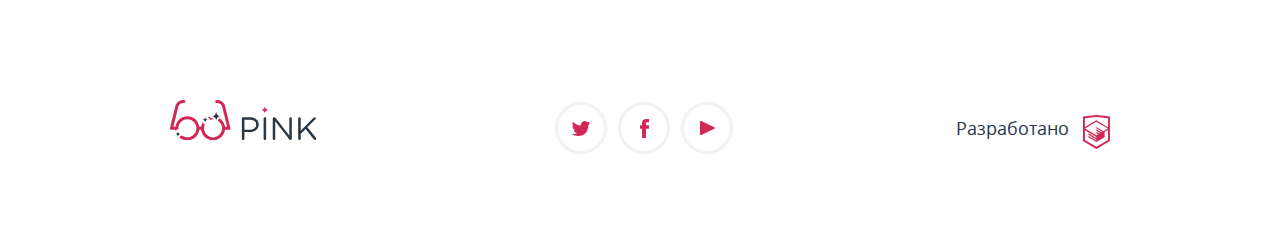
<file: photo.html>
<!DOCTYPE html>
<html lang="ru">

<head>
  <meta charset="utf-8">
  <title>Мобильное приложение «PINK»</title>
  <meta name="viewport" content="width=device-width,initial-scale=1">
  <link rel="stylesheet" type="text/css" href="css/style.min.css" />
  <script src="js/picturefill-min.js"></script>
  <link rel="preload" href="fonts/opensans.woff2" as="font" crossorigin="anonymous">
  <link rel="preload" href="fonts/opensansbold.woff2" as="font" crossorigin="anonymous">
  <link rel="preload" href="fonts/opensanslight.woff2" as="font" crossorigin="anonymous">
</head>

<body>
  <header class="page-header">
    <div class="page-header__container">
      <div class="page-header__wrapper">
        <div class="page-header__center">
          <a class="page-header__logo logo" href="index.html">
            <svg xmlns="http://www.w3.org/2000/svg" width="74.426" height="22.859">
              <g class="logo__mobile">
                <path class="page-header__logo-image" fill="#FFFFFF"
                  d="M0,1.449c0-0.708,0.58-1.288,1.256-1.288h7.18c5.087,0,8.436,2.704,8.436,7.147v0.064 c0,4.861-4.057,7.373-8.854,7.373H2.544v6.825c0,0.708-0.58,1.288-1.288,1.288C0.58,22.859,0,22.279,0,21.571V1.449z M8.114,12.428 c3.734,0,6.182-1.996,6.182-4.958V7.405c0-3.22-2.415-4.894-6.054-4.894H2.544v9.917H8.114z" />
                <path class="page-header__logo-image" fill="#FFFFFF"
                  d="M21.729,1.288C21.729,0.58,22.308,0,22.983,0c0.709,0,1.288,0.58,1.288,1.288v20.283 c0,0.708-0.579,1.288-1.288,1.288c-0.676,0-1.255-0.58-1.255-1.288V1.288z" />
                <path class="page-header__logo-image" fill="#FFFFFF"
                  d="M30.87,1.32c0-0.676,0.579-1.256,1.256-1.256h0.354c0.58,0,0.934,0.29,1.288,0.74l13.684,17.45V1.256 C47.451,0.58,47.998,0,48.707,0c0.676,0,1.223,0.58,1.223,1.256v20.348c0,0.676-0.482,1.191-1.158,1.191h-0.129 c-0.548,0-0.934-0.322-1.32-0.772L33.349,4.153v17.45c0,0.676-0.547,1.256-1.255,1.256c-0.677,0-1.224-0.58-1.224-1.256V1.32z" />
                <path class="page-header__logo-image" fill="#FFFFFF"
                  d="M56.3,1.288C56.3,0.58,56.879,0,57.556,0c0.708,0,1.287,0.58,1.287,1.288v12.331L71.689,0.451 C71.979,0.193,72.269,0,72.688,0c0.676,0,1.224,0.612,1.224,1.256c0,0.354-0.161,0.644-0.419,0.901l-7.984,7.92l8.564,10.561 c0.225,0.29,0.354,0.547,0.354,0.934c0,0.676-0.579,1.288-1.287,1.288c-0.483,0-0.806-0.258-1.03-0.58l-8.403-10.463l-4.862,4.861 v4.894c0,0.708-0.579,1.288-1.287,1.288c-0.677,0-1.256-0.58-1.256-1.288V1.288z" />
              </g>
              <g class="logo__tablet">
                <path class="page-header__logo-image" fill="#FFFFFF"
                  d="M71.874,18.661c0-0.708,0.58-1.288,1.256-1.288h7.18c5.087,0,8.436,2.704,8.436,7.146v0.064 c0,4.861-4.057,7.373-8.854,7.373h-5.475v6.825c0,0.708-0.58,1.288-1.288,1.288c-0.676,0-1.256-0.58-1.256-1.288V18.661z M79.988,29.641c3.734,0,6.182-1.996,6.182-4.959v-0.063c0-3.22-2.414-4.894-6.053-4.894h-5.699v9.917H79.988L79.988,29.641z" />
                <path class="page-header__logo-image" fill="#FFFFFF"
                  d="M93.603,18.5c0-0.708,0.579-1.288,1.255-1.288c0.709,0,1.288,0.58,1.288,1.288v20.283 c0,0.708-0.579,1.287-1.288,1.287c-0.676,0-1.255-0.579-1.255-1.287V18.5z" />
                <path class="page-header__logo-image" fill="#FFFFFF"
                  d="M102.744,18.532c0-0.676,0.58-1.256,1.256-1.256h0.354c0.58,0,0.935,0.29,1.288,0.74l13.684,17.45V18.468 c0-0.676,0.547-1.256,1.256-1.256c0.676,0,1.224,0.58,1.224,1.256v20.349c0,0.676-0.481,1.19-1.158,1.19h-0.129c-0.548,0-0.935-0.321-1.319-0.772l-13.975-17.868v17.45c0,0.676-0.547,1.256-1.256,1.256c-0.676,0-1.223-0.58-1.223-1.256V18.532 H102.744z" />
                <path class="page-header__logo-image" fill="#FFFFFF"
                  d="M128.173,18.5c0-0.708,0.58-1.288,1.257-1.288c0.708,0,1.286,0.58,1.286,1.288v12.331l12.848-13.168 c0.29-0.257,0.579-0.451,0.998-0.451c0.676,0,1.225,0.612,1.225,1.256c0,0.354-0.162,0.644-0.42,0.901l-7.984,7.92l8.564,10.561 c0.225,0.291,0.354,0.547,0.354,0.935c0,0.676-0.578,1.288-1.286,1.288c-0.483,0-0.806-0.258-1.03-0.58l-8.402-10.463l-4.863,4.861 v4.894c0,0.708-0.578,1.288-1.286,1.288c-0.677,0-1.257-0.58-1.257-1.288V18.5H128.173z" />
              </g>
              <path class="logo__tablet page-header__logo-image" fill="#FFFFFF" d="M60.498,28.266" />
              <path class="logo__tablet page-header__logo-image" fill="#FFFFFF"
                d="M60.462,28.016c-0.002-0.009-5.175-21.365-5.175-21.365C54.926,4.303,52.694,0,46.688,0 c-0.829,0-1.5,0.671-1.5,1.5s0.671,1.5,1.5,1.5c4.856,0,5.575,3.729,5.639,4.143l4.767,19.701h-2.073 c-0.742-5.927-5.802-10.531-11.927-10.531s-11.186,4.604-11.927,10.531h-1.82c-0.741-5.927-5.802-10.531-11.927-10.531 S6.235,20.917,5.493,26.844H3.42L8.187,7.143C8.25,6.729,8.97,3,13.826,3c0.829,0,1.5-0.671,1.5-1.5S14.655,0,13.826,0 C7.82,0,5.588,4.303,5.227,6.651c0,0-5.173,21.356-5.175,21.365c-0.266,1.109,0.531,1.826,1.426,1.826 c0.012,0,0.023,0.004,0.036,0.004h3.982c0.741,5.926,5.802,10.53,11.927,10.53s11.185-4.604,11.927-10.53h1.814 c0.742,5.926,5.802,10.53,11.927,10.53s11.186-4.604,11.927-10.53H59c0.012,0,0.023-0.004,0.036-0.004 C59.931,29.842,60.728,29.125,60.462,28.016z M26.315,29.844c-0.715,4.272-4.421,7.531-8.896,7.531c-4.475,0-8.18-3.259-8.896-7.531 c-0.082-0.488-0.135-0.988-0.135-1.5s0.053-1.011,0.135-1.5c0.715-4.271,4.421-7.531,8.896-7.531c4.475,0,8.18,3.26,8.896,7.531 c0.082,0.489,0.135,0.988,0.135,1.5S26.397,29.355,26.315,29.844z M51.99,29.844c-0.716,4.272-4.421,7.531-8.896,7.531 c-4.475,0-8.181-3.259-8.896-7.531c-0.082-0.488-0.135-0.988-0.135-1.5s0.053-1.011,0.135-1.5c0.716-4.271,4.421-7.531,8.896-7.531 c4.475,0,8.181,3.26,8.896,7.531c0.082,0.489,0.135,0.988,0.135,1.5S52.072,29.355,51.99,29.844z" />
              <g class="logo__desktop">
                <path class="page-header__logo-image" fill="#FFFFFF"
                  d="M71.874,18.661c0-0.708,0.58-1.288,1.256-1.288h7.18c5.087,0,8.436,2.704,8.436,7.146v0.064 c0,4.861-4.057,7.373-8.854,7.373h-5.475v6.825c0,0.708-0.58,1.288-1.288,1.288c-0.676,0-1.256-0.58-1.256-1.288V18.661z M79.988,29.641c3.734,0,6.182-1.996,6.182-4.959v-0.063c0-3.22-2.414-4.894-6.053-4.894h-5.699v9.917H79.988L79.988,29.641z" />
                <path class="page-header__logo-image" fill="#FFFFFF"
                  d="M93.603,18.5c0-0.708,0.579-1.288,1.255-1.288c0.709,0,1.288,0.58,1.288,1.288v20.283 c0,0.708-0.579,1.287-1.288,1.287c-0.676,0-1.255-0.579-1.255-1.287V18.5z" />
                <path class="page-header__logo-image" fill="#FFFFFF"
                  d="M102.744,18.532c0-0.676,0.58-1.256,1.256-1.256h0.354c0.58,0,0.935,0.29,1.288,0.74l13.684,17.45V18.468 c0-0.676,0.547-1.256,1.256-1.256c0.676,0,1.224,0.58,1.224,1.256v20.349c0,0.676-0.481,1.19-1.158,1.19h-0.129c-0.548,0-0.935-0.321-1.319-0.772l-13.975-17.868v17.45c0,0.676-0.547,1.256-1.256,1.256c-0.676,0-1.223-0.58-1.223-1.256V18.532 H102.744z" />
                <path class="page-header__logo-image" fill="#FFFFFF"
                  d="M128.173,18.5c0-0.708,0.58-1.288,1.257-1.288c0.708,0,1.286,0.58,1.286,1.288v12.331l12.848-13.168 c0.29-0.257,0.579-0.451,0.998-0.451c0.676,0,1.225,0.612,1.225,1.256c0,0.354-0.162,0.644-0.42,0.901l-7.984,7.92l8.564,10.561 c0.225,0.291,0.354,0.547,0.354,0.935c0,0.676-0.578,1.288-1.286,1.288c-0.483,0-0.806-0.258-1.03-0.58l-8.402-10.463l-4.863,4.861 v4.894c0,0.708-0.578,1.288-1.286,1.288c-0.677,0-1.257-0.58-1.257-1.288V18.5H128.173z" />
              </g>
              <path class="logo__desktop" fill="#D22856"
                d="M98.498,9.875c-2.002,0-3.623-1.623-3.623-3.624c0,2.001-1.623,3.624-3.625,3.624 c2.002,0,3.625,1.623,3.625,3.624C94.875,11.498,96.496,9.875,98.498,9.875z" />
              <g class="logo__desktop">
                <path class="page-header__logo-image" fill="#FFFFFF"
                  d="M43.094,19.313c0.246,0,0.489,0.014,0.73,0.033c-0.437-0.728-1.227-1.221-2.136-1.221 c-0.877,0-1.614-0.568-1.884-1.354c-0.727,0.208-1.425,0.482-2.089,0.816c0.062,0.017,0.122,0.038,0.188,0.038c1.104,0,2,0.896,2,2 c0,0.096-0.015,0.188-0.028,0.281C40.875,19.524,41.959,19.313,43.094,19.313z" />
                <path class="page-header__logo-image" fill="#FFFFFF"
                  d="M60.462,28.016c-0.002-0.009-5.175-21.365-5.175-21.365C54.926,4.303,52.694,0,46.688,0 c-0.829,0-1.5,0.671-1.5,1.5s0.671,1.5,1.5,1.5c4.856,0,5.575,3.729,5.639,4.143l4.767,19.701h-2.073 c-0.445-3.557-2.453-6.628-5.305-8.522c-0.897,0.379-1.529,1.269-1.529,2.303c0,0.088-0.015,0.171-0.026,0.256 c1.991,1.358,3.415,3.489,3.829,5.964c0.082,0.489,0.135,0.988,0.135,1.5s-0.053,1.012-0.135,1.5 c-0.716,4.272-4.421,7.531-8.896,7.531c-4.475,0-8.181-3.259-8.896-7.531c-0.082-0.488-0.135-0.988-0.135-1.5 s0.053-1.011,0.135-1.5c0.147-0.878,0.427-1.711,0.808-2.483c-1.034-0.078-1.852-0.932-1.852-1.985 c0-0.189-0.077-0.357-0.192-0.489c-0.938,1.469-1.569,3.15-1.795,4.958h-1.82c-0.741-5.927-5.802-10.531-11.927-10.531 S6.235,20.917,5.493,26.844H3.42L8.187,7.143C8.25,6.729,8.97,3,13.826,3c0.829,0,1.5-0.671,1.5-1.5S14.655,0,13.826,0 C7.82,0,5.588,4.303,5.227,6.651c0,0-5.173,21.356-5.175,21.365c-0.266,1.109,0.531,1.826,1.426,1.826 c0.012,0,0.023,0.004,0.036,0.004h3.982c0.079,0.628,0.215,1.237,0.387,1.831c0.059-0.106,0.102-0.224,0.102-0.354 c0-1.104,0.896-2,2-2c0.166,0,0.324,0.025,0.478,0.063c-0.043-0.343-0.074-0.688-0.074-1.042c0-0.512,0.053-1.011,0.135-1.5 c0.715-4.271,4.421-7.531,8.896-7.531s8.18,3.26,8.896,7.531c0.082,0.489,0.135,0.988,0.135,1.5s-0.053,1.012-0.135,1.5 c-0.715,4.272-4.421,7.531-8.896,7.531c-2.022,0-3.883-0.67-5.386-1.794c-0.35,0.302-0.8,0.491-1.299,0.491 c-0.413,0-0.749,0.336-0.749,0.748c0,0.29-0.065,0.564-0.176,0.812c2.075,1.708,4.722,2.743,7.614,2.743 c6.125,0,11.185-4.604,11.927-10.53h1.814c0.742,5.926,5.802,10.53,11.927,10.53s11.186-4.604,11.927-10.53H59 c0.012,0,0.023-0.004,0.036-0.004C59.931,29.842,60.728,29.125,60.462,28.016z" />
              </g>
              <g class="logo__desktop">
                <g>
                  <path fill="#D22856"
                    d="M50.686,16.125c-2.485,0-4.499-2.014-4.499-4.499c0,2.485-2.014,4.499-4.499,4.499 c2.485,0,4.499,2.014,4.499,4.499C46.187,18.139,48.2,16.125,50.686,16.125z" />
                </g>
              </g>
              <g class="logo__desktop">
                <g>
                  <path fill="#D22856"
                    d="M37.904,19.626c-1.519,0-2.749-1.23-2.749-2.749c0,1.519-1.23,2.749-2.749,2.749 c1.519,0,2.749,1.229,2.749,2.749C35.155,20.855,36.386,19.626,37.904,19.626z" />
                </g>
              </g>
              <g class="logo__desktop">
                <g>
                  <path fill="#D22856"
                    d="M10.734,34.072c-1.519,0-2.749-1.23-2.749-2.75c0,1.52-1.23,2.75-2.749,2.75 c1.519,0,2.749,1.229,2.749,2.748C7.985,35.303,9.215,34.072,10.734,34.072z" />
                </g>
              </g>
            </svg>
          </a>
          <nav class="main-nav">
            <button class="main-nav__toggle" type="button">
              <svg class="main-nav__close-img" xmlns="http://www.w3.org/2000/svg"
                xmlns:xlink="http://www.w3.org/1999/xlink" width="23.867px" height="23.867px"
                viewBox="0 0 23.867 23.867" enable-background="new 0 0 23.867 23.867" xml:space="preserve">
                <path class="main-nav__toggle-img" fill="#FFFFFF"
                  d="M15.087,11.933l8.56-8.559c0.293-0.293,0.293-0.768,0-1.061L21.554,0.22C21.414,0.079,21.223,0,21.023,0 c-0.199,0-0.391,0.079-0.529,0.22l-8.561,8.56l-8.56-8.56c-0.282-0.282-0.78-0.282-1.061,0L0.22,2.313 c-0.293,0.293-0.293,0.768,0,1.061l8.56,8.559l-8.56,8.559c-0.293,0.293-0.293,0.768,0,1.062l2.093,2.094 c0.141,0.142,0.331,0.22,0.53,0.22c0.199,0,0.39-0.078,0.53-0.22l8.561-8.56l8.56,8.56c0.141,0.142,0.332,0.22,0.53,0.22 c0.199,0,0.39-0.078,0.53-0.22l2.093-2.094c0.293-0.294,0.293-0.769,0-1.062L15.087,11.933z" />
              </svg>
              <svg class="main-nav__open-img" xmlns="http://www.w3.org/2000/svg"
                xmlns:xlink="http://www.w3.org/1999/xlink" width="49.945" height="24.007" viewBox="0 0 49.945 24.007"
                enable-background="new 0 0 49.945 24.007" xml:space="preserve">
                <g>
                  <g>
                    <g>
                      <path class="main-nav__toggle-img" fill="#FFFFFF"
                        d="M1.137,0C0.51,0,0,0.428,0,1.01v1.981c0,0.558,0.494,1.01,1.139,1.01h47.671 c0.628,0,1.138-0.428,1.138-1.01V1.01c0-0.558-0.494-1.01-1.138-1.01H1.137z M1.137,10.003C0.51,10.003,0,10.431,0,11.013v1.98 c0,0.557,0.494,1.01,1.139,1.01h47.671c0.628,0,1.138-0.428,1.138-1.01v-1.98c0-0.558-0.494-1.01-1.138-1.01H1.137z M1.137,20.005C0.51,20.005,0,20.434,0,21.016v1.981c0,0.557,0.494,1.01,1.139,1.01h47.671c0.628,0,1.138-0.428,1.138-1.01 v-1.981c0-0.558-0.494-1.011-1.138-1.011H1.137z" />
                    </g>
                    <g>
                      <path class="main-nav__toggle-img" fill="#FFFFFF"
                        d="M1.137,0C0.51,0,0,0.428,0,1.01v1.981c0,0.558,0.494,1.01,1.139,1.01h47.671 c0.628,0,1.138-0.428,1.138-1.01V1.01c0-0.558-0.494-1.01-1.138-1.01H1.137z M1.137,10.003C0.51,10.003,0,10.431,0,11.013v1.98 c0,0.557,0.494,1.01,1.139,1.01h47.671c0.628,0,1.138-0.428,1.138-1.01v-1.98c0-0.558-0.494-1.01-1.138-1.01H1.137z M1.137,20.005C0.51,20.005,0,20.434,0,21.016v1.981c0,0.557,0.494,1.01,1.139,1.01h47.671c0.628,0,1.138-0.428,1.138-1.01 v-1.981c0-0.558-0.494-1.011-1.138-1.011H1.137z" />
                    </g>
                  </g>
                </g>
              </svg>
            </button>
            <ul class="main-nav__list site-list">
              <li class="site-list__item">
                <a href="index.html">Главная</a>
              </li>
              <li class="site-list__item site-list__item--active">
                <a>Фотографии</a>
              </li>
              <li class="site-list__item">
                <a href="form.html">Конкурс</a>
              </li>
              <li class="site-list__item">
                <a href="https://htmlacademy.ru/intensive/adaptive">HTML Academy</a>
              </li>
            </ul>
          </nav>
        </div>
      </div>
    </div>
  </header>
  <main class="page-main">
    <section class="page-title">
      <h1 class="page-title__description">Фотографии<br>пользователей</h1>
    </section>
    <section class="photo-feed">
      <h2 class="visually-hidden">Обратная связь</h2>
      <p class="photo-feed__motto">
        Взгляните на фотографии, которые выкладывают пользователи!<br>
        Видите, как не хватает ваших?
      </p>
      <ul class="photo-feed__photos">
        <li class="photo-feed__pinned-photo photo-feed__item photo-feed__item--panorama">
          <a href="#" class="photo-feed__pinned-link">
            <picture>
              <source type="image/webp" media="(min-width: 960px)"
                srcset="img/panorama-desktop@1x.webp 1x, img/panorama-desktop@2x.webp 2x">
              <source type="image/webp" media="(min-width: 660px)"
                srcset="img/panorama-tablet@1x.webp 1x, img/panorama-tablet@2x.webp 2x">
              <source type="image/webp" srcset="img/panorama-mobile@1x.webp 1x, img/panorama-mobile@2x.webp 2x">
              <source media="(min-width: 960px)"
                srcset="img/panorama-desktop@1x.jpg 1x, img/panorama-desktop@2x.jpg 2x">
              <source media="(min-width: 660px)" srcset="img/panorama-tablet@1x.jpg 1x, img/panorama-tablet@2x.jpg 2x">
              <img class="photo-feed__pinned-img" src="img/panorama-mobile@1x.jpg"
                srcset="img/panorama-mobile@2x.jpg 2x" alt="" width="320" height="137">
            </picture>
          </a>
          <div class="photo-feed__text-wrapper photo-feed__text-wrapper--pinned-photo">
            <div class="photo-feed__user">
              <b class="photo-feed__username">Анна</b>
              <span class="photo-feed__duration">(5 минут назад)</span>
            </div>
            <p class="photo-feed__comment">
              Прыгать или нет? Напишите в коментарии свой совет и смотрите прямую трансляцию в
              перископе, задавайте свои вопросы!
            </p>
            <p class="photo-feed__like">
              <button class="photo-feed__like-btn" type="button">
                <span class="visually-hidden">Мне понравилось фото</span>
              </button>
              <span class="photo-feed__like-value">Нравится: 215</span>
            </p>
          </div>
        </li>
        <li class="photo-feed__list-wrapper">
          <ul class="photo-feed__list">
            <li class="photo-feed__item">
              <a href="#" class="photo-feed__link">
                <picture>
                  <source type="image/webp" media="(min-width: 960px)"
                    srcset="img/photo-car-desktop@1x.webp 1x, img/photo-car-desktop@2x.webp 2x">
                  <source type="image/webp" media="(min-width: 660px)"
                    srcset="img/photo-car-tablet@1x.webp 1x, img/photo-car-tablet@2x.webp 2x">
                  <source type="image/webp" srcset="img/photo-car-mobile@1x.webp 1x, img/photo-car-mobile@2x.webp 2x">
                  <source media="(min-width: 960px)"
                    srcset="img/photo-car-desktop@1x.jpg 1x, img/photo-car-desktop@2x.jpg 2x">
                  <source media="(min-width: 660px)"
                    srcset="img/photo-car-tablet@1x.jpg 1x, img/photo-car-tablet@2x.jpg 2x">
                  <img class="photo-feed__img" src="img/photo-car-mobile@1x.jpg" srcset="img/photo-car-mobile@2x.jpg 2x"
                    alt="" width="280" height="180">
                </picture>
              </a>
              <div class="photo-feed__text-wrapper">
                <div class="photo-feed__user">
                  <b class="photo-feed__username">Левон</b>
                  <span class="photo-feed__duration">(5 часов назад)</span>
                </div>
                <p class="photo-feed__comment">
                  Вчера он на луну летал, сегодня в руки к нам попал.
                </p>
                <p class="photo-feed__like">
                  <button class="photo-feed__like-btn" type="button">
                    <span class="visually-hidden">Мне понравилось фото</span>
                  </button>
                  <span class="photo-feed__like-value">Нравится: 356</span>
                </p>
              </div>
            </li>
            <li class="photo-feed__item">
              <a href="#" class="photo-feed__link">
                <picture>
                  <source type="image/webp" media="(min-width: 960px)"
                    srcset="img/photo-drumset-desktop@1x.webp 1x, img/photo-drumset-desktop@2x.webp 2x">
                  <source type="image/webp" media="(min-width: 660px)"
                    srcset="img/photo-drumset-tablet@1x.webp 1x, img/photo-drumset-tablet@2x.webp 2x">
                  <source type="image/webp"
                    srcset="img/photo-drumset-mobile@1x.webp 1x, img/photo-drumset-mobile@2x.webp 2x">
                  <source media="(min-width: 960px)"
                    srcset="img/photo-drumset-desktop@1x.jpg 1x, img/photo-drumset-desktop@2x.jpg 2x">
                  <source media="(min-width: 660px)"
                    srcset="img/photo-drumset-tablet@1x.jpg 1x, img/photo-drumset-tablet@2x.jpg 2x">
                  <img class="photo-feed__img" src="img/photo-drumset-mobile@1x.jpg"
                    srcset="img/photo-drumset-mobile@2x.jpg 2x" alt="" width="280" height="180">
                </picture>
              </a>
              <div class="photo-feed__text-wrapper">
                <div class="photo-feed__user">
                  <b class="photo-feed__username">Антон</b>
                  <span class="photo-feed__duration">(12 часов назад)</span>
                </div>
                <p class="photo-feed__comment">
                  Соседи будут рады!
                </p>
                <p class="photo-feed__like">
                  <button class="photo-feed__like-btn" type="button">
                    <span class="visually-hidden">Мне понравилось фото</span>
                  </button>
                  <span class="photo-feed__like-value">Нравится: 666</span>
                </p>
              </div>
            </li>
            <li class="photo-feed__item">
              <a href="#" class="photo-feed__link">
                <picture>
                  <source type="image/webp" media="(min-width: 960px)"
                    srcset="img/photo-window-desktop@1x.webp 1x, img/photo-window-desktop@2x.webp 2x">
                  <source type="image/webp" media="(min-width: 660px)"
                    srcset="img/photo-window-tablet@1x.webp 1x, img/photo-window-tablet@2x.webp 2x">
                  <source type="image/webp"
                    srcset="img/photo-window-mobile@1x.webp 1x, img/photo-window-mobile@2x.webp 2x">
                  <source media="(min-width: 960px)"
                    srcset="img/photo-window-desktop@1x.jpg 1x, img/photo-window-desktop@2x.jpg 2x">
                  <source media="(min-width: 660px)"
                    srcset="img/photo-window-tablet@1x.jpg 1x, img/photo-window-tablet@2x.jpg 2x">
                  <img class="photo-feed__img" src="img/photo-window-mobile@1x.jpg"
                    srcset="img/photo-window-mobile@2x.jpg 2x" alt="" width="280" height="180">
                </picture>
              </a>
              <div class="photo-feed__text-wrapper">
                <div class="photo-feed__user">
                  <b class="photo-feed__username">Борис</b>
                  <span class="photo-feed__duration">(20 часов назад)</span>
                </div>
                <p class="photo-feed__comment">
                  Здесь могла быть ваша цитата о высоком и вечном.
                </p>
                <p class="photo-feed__like">
                  <button class="photo-feed__like-btn" type="button">
                    <span class="visually-hidden">Мне понравилось фото</span>
                  </button>
                  <span class="photo-feed__like-value">Нравится: 215</span>
                </p>
              </div>
            </li>
            <li class="photo-feed__item">
              <a href="#" class="photo-feed__link">
                <picture>
                  <source type="image/webp" media="(min-width: 960px)"
                    srcset="img/photo-fair-desktop@1x.webp 1x, img/photo-fair-desktop@2x.webp 2x">
                  <source type="image/webp" media="(min-width: 660px)"
                    srcset="img/photo-fair-tablet@1x.webp 1x, img/photo-fair-tablet@2x.webp 2x">
                  <source type="image/webp" srcset="img/photo-fair-mobile@1x.webp 1x, img/photo-fair-mobile@2x.webp 2x">
                  <source media="(min-width: 960px)"
                    srcset="img/photo-fair-desktop@1x.jpg 1x, img/photo-fair-desktop@2x.jpg 2x">
                  <source media="(min-width: 660px)"
                    srcset="img/photo-fair-tablet@1x.jpg 1x, img/photo-fair-tablet@2x.jpg 2x">
                  <img class="photo-feed__img" src="img/photo-fair-mobile@1x.jpg"
                    srcset="img/photo-fair-mobile@2x.jpg 2x" alt="" width="280" height="180">
                </picture>
              </a>
              <div class="photo-feed__text-wrapper">
                <div class="photo-feed__user">
                  <b class="photo-feed__username">Сергей</b>
                  <span class="photo-feed__duration">(25 часов назад)</span>
                </div>
                <p class="photo-feed__comment">
                  Самая кубанская в мире!
                </p>
                <p class="photo-feed__like">
                  <button class="photo-feed__like-btn" type="button">
                    <span class="visually-hidden">Мне понравилось фото</span>
                  </button>
                  <span class="photo-feed__like-value">Нравится: 4</span>
                </p>
              </div>
            </li>
            <li class="photo-feed__item">
              <a href="#" class="photo-feed__link">
                <picture>
                  <source type="image/webp" media="(min-width: 960px)"
                    srcset="img/photo-pov-desktop@1x.webp 1x, img/photo-pov-desktop@2x.webp 2x">
                  <source type="image/webp" media="(min-width: 660px)"
                    srcset="img/photo-pov-tablet@1x.webp 1x, img/photo-pov-tablet@2x.webp 2x">
                  <source type="image/webp" srcset="img/photo-pov-mobile@1x.webp 1x, img/photo-pov-mobile@2x.webp 2x">
                  <source media="(min-width: 960px)"
                    srcset="img/photo-pov-desktop@1x.jpg 1x, img/photo-pov-desktop@2x.jpg 2x">
                  <source media="(min-width: 660px)"
                    srcset="img/photo-pov-tablet@1x.jpg 1x, img/photo-pov-tablet@2x.jpg 2x">
                  <img class="photo-feed__img" src="img/photo-pov-mobile@1x.jpg" srcset="img/photo-pov-mobile@2x.jpg 2x"
                    alt="" width="280" height="180">
                </picture>
              </a>
              <div class="photo-feed__text-wrapper">
                <div class="photo-feed__user">
                  <b class="photo-feed__username">Максим</b>
                  <span class="photo-feed__duration">(40 часов назад)</span>
                </div>
                <p class="photo-feed__comment">
                  Где снег-то?
                </p>
                <p class="photo-feed__like">
                  <button class="photo-feed__like-btn" type="button">
                    <span class="visually-hidden">Мне понравилось фото</span>
                  </button>
                  <span class="photo-feed__like-value">Нравится: 150</span>
                </p>
              </div>
            </li>
            <li class="photo-feed__item">
              <a href="#" class="photo-feed__link">
                <picture>
                  <source type="image/webp" media="(min-width: 960px)"
                    srcset="img/photo-wing-desktop@1x.webp 1x, img/photo-wing-desktop@2x.webp 2x">
                  <source type="image/webp" media="(min-width: 660px)"
                    srcset="img/photo-wing-tablet@1x.webp 1x, img/photo-wing-tablet@2x.webp 2x">
                  <source type="image/webp" srcset="img/photo-wing-mobile@1x.webp 1x, img/photo-wing-mobile@2x.webp 2x">
                  <source media="(min-width: 960px)"
                    srcset="img/photo-wing-desktop@1x.jpg 1x, img/photo-wing-desktop@2x.jpg 2x">
                  <source media="(min-width: 660px)"
                    srcset="img/photo-wing-tablet@1x.jpg 1x, img/photo-wing-tablet@2x.jpg 2x">
                  <img class="photo-feed__img" src="img/photo-wing-mobile@1x.jpg"
                    srcset="img/photo-wing-mobile@2x.jpg 2x" alt="" width="280" height="180">
                </picture>
              </a>
              <div class="photo-feed__text-wrapper">
                <div class="photo-feed__user">
                  <b class="photo-feed__username">Надежда</b>
                  <span class="photo-feed__duration">(45 часов назад)</span>
                </div>
                <p class="photo-feed__comment">
                  Всем GM и взаимные лайки!
                </p>
                <p class="photo-feed__like">
                  <button class="photo-feed__like-btn" type="button">
                    <span class="visually-hidden">Мне понравилось фото</span>
                  </button>
                  <span class="photo-feed__like-value">Нравится: 2560</span>
                </p>
              </div>
            </li>
          </ul>
        </li>
      </ul>
    </section>
    <section class="photo-upload">
      <h2 class="visually-hidden">Загрузи свою фотографию!</h2>
      <p class="photo-upload__title">
        <span>
          Затмите их всех!
        </span>
        <span>
          Выкладывайте все, что накопилось в телефоне!
        </span>
      </p>
      <div class="photo-upload__container">
        <form action="https://echo.htmlacademy.ru/" method="post">
          <div class="photo-upload__wrapper">
            <div class="photo-upload__preview">
              <picture>
                <source type="image/webp" media="(min-width: 960px)"
                  srcset="img/photo-road-desktop@1x.webp 1x, img/photo-road-desktop@2x.webp 2x">
                <source type="image/webp" media="(min-width: 660px)"
                  srcset="img/photo-road-tablet@1x.webp 1x, img/photo-road-tablet@2x.webp 2x">
                <source type="image/webp" srcset="img/photo-road-mobile@1x.webp 1x, img/photo-road-mobile@2x.webp 2x">
                <source media="(min-width: 960px)"
                  srcset="img/photo-road-desktop@1x.jpg 1x, img/photo-road-desktop@2x.jpg 2x">
                <source media="(min-width: 660px)"
                  srcset="img/photo-road-tablet@1x.jpg 1x, img/photo-road-tablet@2x.jpg 2x">
                <img class="photo-upload__preview-img" src="img/photo-road-mobile@1x.jpg"
                  srcset="img/photo-road-mobile@2x.jpg 2x" alt="" width="280" height="374">
              </picture>
            </div>
            <div class="photo-upload__features-container">
              <div class="photo-upload__filter photo-editor">
                <div class="photo-editor__buttons-wrapper">
                  <button class="photo-editor__button photo-editor__button--active" type="button">
                    <svg width="48" height="48" viewBox="0 0 48 48">
                      <path fill="none" d="M0,0h48v48H0V0z"></path>
                      <path
                        d="M34,30h4V14c0-2.21-1.79-4-4-4H18v4h16V30z M14,34V2h-4v8H2v4h8v20c0,2.21,1.79,4,4,4h20v8h4v-8h8v-4H14z">
                      </path>
                    </svg>
                  </button>
                  <button class="photo-editor__button" type="button">
                    <svg width="48" height="48" viewBox="0 0 48 48">
                      <path fill="none" d="M0,0h48v48H0V0z"></path>
                      <path
                        d="M33.12,17.88L15.24,0l-2.83,2.83l4.76,4.76L6.88,17.88c-1.17,1.17-1.17,3.07,0,4.24l11,11C18.46,33.71,19.23,34,20,34 s1.54-0.29,2.12-0.88l11-11C34.29,20.95,34.29,19.05,33.12,17.88z M10.41,20L20,10.42L29.59,20H10.41z M38,23c0,0-4,4.33-4,7 c0,2.21,1.79,4,4,4s4-1.79,4-4C42,27.33,38,23,38,23z">
                      </path>
                      <rect y="40" width="48" height="3"></rect>
                    </svg>
                  </button>
                  <button class="photo-editor__button" type="button">
                    <svg width="31.92" height="31.92" viewBox="-35.422 -7.96 31.92 31.92">
                      <path
                        d="M-19.462-3.96c6.595,0,11.96,5.365,11.96,11.96s-5.365,11.96-11.96,11.96S-31.422,14.595-31.422,8 S-26.057-3.96-19.462-3.96 M-19.462-7.96c-8.814,0-15.96,7.145-15.96,15.96c0,8.813,7.146,15.96,15.96,15.96S-3.502,16.813-3.502,8 C-3.502-0.815-10.648-7.96-19.462-7.96L-19.462-7.96z">
                      </path>
                      <path d="M-19.462,16.331c4.706,0,8.52-3.813,8.52-8.52c0-4.705-3.813-8.519-8.52-8.519"></path>
                    </svg>
                  </button>
                </div>
                <div class="photo-editor__scales-wrapper">
                  <div class="photo-editor__scale photo-editor__scale--active">
                    <span></span>
                  </div>
                  <div class="photo-editor__scale">
                    <span></span>
                  </div>
                  <div class="photo-editor__scale">
                    <span></span>
                  </div>
                </div>
              </div>
              <div class="photo-upload__actions">
                <button class="photo-upload__post" type="submit">Запостить</button>
                <button class="photo-upload__cancel" type="reset">Отмена</button>
              </div>
            </div>
          </div>
        </form>
      </div>
    </section>
  </main>
  <footer class="page-footer">
    <a class="page-footer__logo logo" href="index.html">
      <svg xmlns="http://www.w3.org/2000/svg" width="146.3" height="40.375">
        <g class="logo__mobile logo__tablet">
          <path class="page-footer__logo-img" fill="#283645"
            d="M71.874,18.661c0-0.708,0.58-1.288,1.256-1.288h7.18c5.087,0,8.436,2.704,8.436,7.146v0.063 c0,4.86-4.057,7.373-8.854,7.373h-5.475v6.825c0,0.708-0.58,1.287-1.289,1.287c-0.676,0-1.256-0.58-1.256-1.287L71.874,18.661 L71.874,18.661z M79.988,29.641c3.734,0,6.182-1.996,6.182-4.959v-0.062c0-3.221-2.414-4.894-6.053-4.894h-5.699v9.917h5.57V29.641 z" />
          <path class="page-footer__logo-img" fill="#283645"
            d="M93.603,18.5c0-0.708,0.579-1.288,1.255-1.288c0.709,0,1.288,0.58,1.288,1.288v20.283 c0,0.708-0.579,1.287-1.288,1.287c-0.676,0-1.255-0.579-1.255-1.287V18.5z" />
          <path class="page-footer__logo-img" fill="#283645"
            d="M102.744,18.532c0-0.676,0.58-1.256,1.256-1.256h0.354c0.58,0,0.935,0.29,1.288,0.74l13.684,17.45V18.468 c0-0.676,0.547-1.256,1.256-1.256c0.676,0,1.225,0.58,1.225,1.256v20.349c0,0.677-0.48,1.19-1.158,1.19h-0.129 c-0.548,0-0.936-0.321-1.318-0.772l-13.976-17.867v17.449c0,0.677-0.547,1.257-1.257,1.257c-0.676,0-1.223-0.58-1.223-1.257V18.532 H102.744z" />
          <path class="page-footer__logo-img" fill="#283645"
            d="M128.173,18.5c0-0.708,0.58-1.288,1.257-1.288c0.708,0,1.286,0.58,1.286,1.288v12.331l12.848-13.16 c0.29-0.257,0.579-0.451,0.998-0.451c0.676,0,1.225,0.612,1.225,1.256c0,0.354-0.162,0.644-0.42,0.901l-7.984,7.92l8.564,10.561 c0.225,0.291,0.354,0.547,0.354,0.936c0,0.676-0.577,1.288-1.285,1.288c-0.482,0-0.807-0.259-1.03-0.58l-8.401-10.464l-4.863,4.861 v4.895c0,0.708-0.578,1.288-1.286,1.288c-0.677,0-1.257-0.58-1.257-1.288V18.5H128.173z" />
        </g>
        <path class="logo__mobile logo__tablet" fill="#FFFFFF" d="M60.498,28.266" />
        <path class="logo__mobile logo__tablet" fill="#D22856"
          d="M60.462,28.016c-0.002-0.009-5.175-21.365-5.175-21.365C54.926,4.303,52.694,0,46.688,0 c-0.829,0-1.5,0.671-1.5,1.5s0.671,1.5,1.5,1.5c4.856,0,5.575,3.729,5.639,4.143l4.767,19.701h-2.073 c-0.742-5.927-5.802-10.531-11.927-10.531s-11.186,4.604-11.927,10.531h-1.82c-0.741-5.927-5.802-10.531-11.927-10.531 S6.235,20.917,5.493,26.844H3.42L8.187,7.143C8.25,6.729,8.97,3,13.826,3c0.829,0,1.5-0.671,1.5-1.5S14.655,0,13.826,0 C7.82,0,5.588,4.303,5.227,6.651c0,0-5.173,21.356-5.175,21.365c-0.266,1.109,0.531,1.826,1.426,1.826 c0.012,0,0.023,0.004,0.036,0.004h3.982c0.741,5.926,5.802,10.53,11.927,10.53s11.185-4.604,11.927-10.53h1.814 c0.742,5.926,5.802,10.53,11.927,10.53s11.186-4.604,11.927-10.53H59c0.012,0,0.023-0.004,0.036-0.004 C59.931,29.842,60.728,29.125,60.462,28.016z M26.315,29.844c-0.715,4.272-4.421,7.531-8.896,7.531s-8.18-3.259-8.896-7.531 c-0.082-0.488-0.135-0.988-0.135-1.5s0.053-1.011,0.135-1.5c0.715-4.271,4.421-7.531,8.896-7.531s8.18,3.26,8.896,7.531 c0.082,0.489,0.135,0.988,0.135,1.5S26.397,29.355,26.315,29.844z M51.99,29.844c-0.716,4.272-4.421,7.531-8.896,7.531 c-4.475,0-8.181-3.259-8.896-7.531c-0.082-0.488-0.135-0.988-0.135-1.5s0.053-1.011,0.135-1.5c0.716-4.271,4.421-7.531,8.896-7.531 c4.475,0,8.181,3.26,8.896,7.531c0.082,0.489,0.135,0.988,0.135,1.5S52.072,29.355,51.99,29.844z" />
        <g class="logo__desktop">
          <path class="page-footer__logo-img" fill="#283645"
            d="M71.874,18.661c0-0.708,0.58-1.288,1.256-1.288h7.18c5.087,0,8.436,2.704,8.436,7.146v0.063 c0,4.86-4.057,7.373-8.854,7.373h-5.475v6.825c0,0.708-0.58,1.287-1.289,1.287c-0.676,0-1.256-0.58-1.256-1.287L71.874,18.661 L71.874,18.661z M79.988,29.641c3.734,0,6.182-1.996,6.182-4.959v-0.062c0-3.221-2.414-4.894-6.053-4.894h-5.699v9.917h5.57V29.641 z" />
          <path class="page-footer__logo-img" fill="#283645"
            d="M93.603,18.5c0-0.708,0.579-1.288,1.255-1.288c0.709,0,1.288,0.58,1.288,1.288v20.283 c0,0.708-0.579,1.287-1.288,1.287c-0.676,0-1.255-0.579-1.255-1.287V18.5z" />
          <path class="page-footer__logo-img" fill="#283645"
            d="M102.744,18.532c0-0.676,0.58-1.256,1.256-1.256h0.354c0.58,0,0.935,0.29,1.288,0.74l13.684,17.45V18.468 c0-0.676,0.547-1.256,1.256-1.256c0.676,0,1.225,0.58,1.225,1.256v20.349c0,0.677-0.48,1.19-1.158,1.19h-0.129 c-0.548,0-0.936-0.321-1.318-0.772l-13.976-17.867v17.449c0,0.677-0.547,1.257-1.257,1.257c-0.676,0-1.223-0.58-1.223-1.257V18.532 H102.744z" />
          <path class="page-footer__logo-img" fill="#283645"
            d="M128.173,18.5c0-0.708,0.58-1.288,1.257-1.288c0.708,0,1.286,0.58,1.286,1.288v12.331l12.848-13.168 c0.29-0.257,0.579-0.451,0.998-0.451c0.676,0,1.225,0.612,1.225,1.256c0,0.354-0.162,0.644-0.42,0.901l-7.984,7.92l8.564,10.561 c0.225,0.291,0.354,0.547,0.354,0.936c0,0.676-0.577,1.288-1.285,1.288c-0.482,0-0.807-0.259-1.03-0.58l-8.401-10.464l-4.863,4.861 v4.895c0,0.708-0.578,1.288-1.286,1.288c-0.677,0-1.257-0.58-1.257-1.288V18.5H128.173z" />
        </g>
        <path class="logo__desktop" fill="#D22856"
          d="M98.498,9.875c-2.002,0-3.623-1.623-3.623-3.624c0,2.001-1.623,3.624-3.625,3.624 c2.002,0,3.625,1.623,3.625,3.624C94.875,11.498,96.496,9.875,98.498,9.875z" />
        <g class="logo__desktop">
          <path fill="#D22856"
            d="M43.094,19.313c0.246,0,0.489,0.014,0.73,0.033c-0.437-0.728-1.227-1.221-2.136-1.221 c-0.877,0-1.614-0.568-1.884-1.354c-0.727,0.208-1.425,0.482-2.089,0.816c0.062,0.017,0.122,0.038,0.188,0.038c1.104,0,2,0.896,2,2 c0,0.096-0.015,0.188-0.028,0.281C40.875,19.524,41.959,19.313,43.094,19.313z" />
          <path fill="#D22856"
            d="M60.462,28.016c-0.002-0.009-5.175-21.365-5.175-21.365C54.926,4.303,52.694,0,46.688,0 c-0.829,0-1.5,0.671-1.5,1.5s0.671,1.5,1.5,1.5c4.856,0,5.575,3.729,5.639,4.143l4.767,19.701h-2.073 c-0.445-3.557-2.453-6.628-5.305-8.522c-0.897,0.379-1.529,1.269-1.529,2.303c0,0.088-0.015,0.171-0.026,0.256 c1.991,1.358,3.415,3.489,3.829,5.965c0.082,0.488,0.135,0.987,0.135,1.5c0,0.512-0.053,1.012-0.135,1.5 c-0.716,4.271-4.421,7.53-8.896,7.53c-4.475,0-8.181-3.259-8.896-7.53c-0.082-0.488-0.135-0.988-0.135-1.5 c0-0.513,0.053-1.012,0.135-1.5c0.147-0.879,0.427-1.712,0.808-2.484c-1.034-0.077-1.852-0.932-1.852-1.984 c0-0.189-0.077-0.357-0.192-0.488c-0.938,1.469-1.569,3.149-1.795,4.957h-1.82c-0.741-5.927-5.802-10.531-11.927-10.531 S6.235,20.917,5.493,26.844H3.42L8.187,7.143C8.25,6.729,8.97,3,13.826,3c0.829,0,1.5-0.671,1.5-1.5S14.655,0,13.826,0 C7.82,0,5.588,4.303,5.227,6.651c0,0-5.173,21.356-5.175,21.365c-0.266,1.109,0.531,1.826,1.426,1.826 c0.012,0,0.023,0.004,0.036,0.004h3.982c0.079,0.629,0.215,1.237,0.387,1.831c0.059-0.106,0.102-0.224,0.102-0.354 c0-1.104,0.896-2,2-2c0.166,0,0.324,0.024,0.478,0.062c-0.043-0.343-0.074-0.688-0.074-1.042c0-0.512,0.053-1.011,0.135-1.5 c0.715-4.271,4.421-7.531,8.896-7.531s8.18,3.26,8.896,7.531c0.082,0.489,0.135,0.988,0.135,1.5s-0.053,1.012-0.135,1.5 c-0.715,4.272-4.421,7.531-8.896,7.531c-2.022,0-3.883-0.67-5.386-1.794c-0.35,0.302-0.8,0.491-1.299,0.491 c-0.413,0-0.749,0.336-0.749,0.748c0,0.289-0.065,0.563-0.176,0.812c2.075,1.708,4.722,2.743,7.614,2.743 c6.125,0,11.185-4.604,11.927-10.529h1.814c0.742,5.926,5.802,10.529,11.927,10.529s11.186-4.604,11.927-10.529H59 c0.012,0,0.023-0.005,0.036-0.005C59.931,29.842,60.728,29.125,60.462,28.016z" />
        </g>
        <g class="logo__desktop">
          <g>
            <path fill="#283645"
              d="M50.686,16.125c-2.485,0-4.499-2.014-4.499-4.499c0,2.485-2.014,4.499-4.499,4.499 c2.485,0,4.499,2.014,4.499,4.499C46.187,18.139,48.2,16.125,50.686,16.125z" />
          </g>
        </g>
        <g class="logo__desktop">
          <g>
            <path fill="#283645"
              d="M37.904,19.626c-1.519,0-2.749-1.23-2.749-2.749c0,1.519-1.23,2.749-2.749,2.749 c1.519,0,2.749,1.229,2.749,2.749C35.155,20.855,36.386,19.626,37.904,19.626z" />
          </g>
        </g>
        <g class="logo__desktop">
          <g>
            <path fill="#283645"
              d="M10.734,34.072c-1.519,0-2.749-1.23-2.749-2.75c0,1.52-1.23,2.75-2.749,2.75 c1.519,0,2.749,1.229,2.749,2.748C7.985,35.303,9.215,34.072,10.734,34.072z" />
          </g>
        </g>
      </svg>
    </a>
    <div class="page-footer__social social">
      <ul class="social__list">
        <li class="social__item">
          <a class="social__link social__link--twitter" href="#">
            <span class="visually-hidden">«PINK» в Твитере</span>
          </a>
        </li>
        <li class="social__item">
          <a class="social__link social__link--facebook" href="#">
            <span class="visually-hidden">«PINK» в Фейсбук</span>
          </a>
        </li>
        <li class="social__item">
          <a class="social__link social__link--youtube" href="#">
            <span class="visually-hidden">«PINK» на Ютуб</span>
          </a>
        </li>
      </ul>
    </div>
    <p class="page-footer__copyright copyright">
      <span class="copyright__text">Разработано</span>
      <a class="copyright__link" href="https://htmlacademy.ru/intensive/adaptive">
        <svg xmlns="http://www.w3.org/2000/svg" width="26.943" height="34.09">
          <path class="copyright__img" fill="#d22856"
            d="M13.62.017L13.472 0 0 1.412v24.661l13.472 8.017 13.43-7.99.042-.026V1.412L13.62.017zm11.399 12.11L13.495 5.334l-.001-.104-.087.05-.088-.056v.109L1.925 12.118V3.147l11.547-1.212 11.547 1.212v8.98zm-11.614-5.34L24.923 13.5l-4.479 2.64-7.093-4.221-.013 1.415 5.904 3.513-.86.507-5.031-2.992-.013 1.415 3.827 2.275-.782.523-3.032-1.787-.013 1.413 1.852 1.091-1.8 1.081-11.356-6.751 11.371-6.835zm-11.48 8.34l11.411 6.791.015 1.044-7.941-4.728-.015 1.416 7.979 4.796.017 1.076-7.972-4.741-.013 1.415 8.021 4.821.045.026 8.143-4.872v-1.268l-.011-.148v-3.761l3.415-2.036v10.02L13.472 31.85 1.925 24.979v-9.852z">
          </path>
        </svg>
        <span class="visually-hidden">HTML Academy</span>
      </a>
    </p>
  </footer>
  <script src="js/nav-min.js"></script>
</body>

</html>
</file>
<file: css/style.min.css>
.w100{width:100%;border:0}@font-face{font-family:"Open Sans";src:url(../fonts/opensans.woff2) format("woff2");src:url(../fonts/opensans.woff) format("woff");font-weight:400;font-style:normal;font-display:swap}@font-face{font-family:"Open Sans";src:url(../fonts/opensansbold.woff2) format("woff2");src:url(../fonts/opensansbold.woff) format("woff");font-weight:700;font-style:normal;font-display:swap}@font-face{font-family:"Open Sans";src:url(../fonts/opensanslight.woff2) format("woff2");src:url(../fonts/opensanslight.woff) format("woff");font-weight:300;font-style:normal;font-display:swap}body{margin:0;padding:0;font-size:14px;line-height:24px;font-family:"Open Sans","Arial",sans-serif;color:#283645;font-style:normal;font-weight:400;background-color:#fff}img{max-width:100%;height:auto}.visually-hidden:not(:focus):not(:active),input[type=checkbox].visually-hidden,input[type=radio].visually-hidden{position:absolute;width:1px;height:1px;margin:-1px;border:0;padding:0;white-space:nowrap;-webkit-clip-path:inset(100%);clip-path:inset(100%);clip:rect(0 0 0 0);overflow:hidden}.slider{overflow:hidden}.slider__list,.slider__toggles{width:9999px;display:-webkit-box;display:-ms-flexbox;display:flex}.slider__toggles{width:56px;margin:0 auto}.slider__toggle{width:6px;height:6px;margin-right:19px;padding:0;background-color:rgba(40,54,69,.3);border:0;border-radius:50%}.slider__toggle:hover{background-color:rgba(40,54,69,.5)}.slider__toggle:active{background-color:rgba(40,54,69,.1)}.slider__toggle:last-child{margin-right:0}.slider__toggle--active{-webkit-box-shadow:0 0 0 3px #283645;box-shadow:0 0 0 3px #283645;background-color:#fff}.slider__toggle--active:active,.slider__toggle--active:hover{background-color:#fff}.slider__arrow{display:none}@media (min-width:960px){.slider__toggles{display:none}.slider__arrow{position:absolute;top:173px;display:block;width:22px;height:41px;padding:0;background-color:transparent;background-repeat:no-repeat;border:0;opacity:.3}.slider__arrow:hover{opacity:.6}.slider__arrow:active{opacity:.1}.slider__arrow--left{left:0;background-image:url(../img/icon-review-arrow-left.svg)}.slider__arrow--right{right:0;background-image:url(../img/icon-review-arrow-right.svg)}}.page-header__container{background-color:#283645;width:320px;margin:0 auto}.page-header__logo{display:block;padding:23px 20px;cursor:pointer}.page-header__logo,.page-header__logo svg{height:23px;width:75px}.page-header__logo:hover .page-header__logo-image{fill:#d22856}.page-header__logo:active svg{opacity:.3}.page-header__logo:active .page-header__logo-image{fill:#fff}@media (max-width:959px){.page-header--nav-closed .page-header__container{position:relative}.page-header--nav-closed .page-header__wrapper{position:relative;width:100%;background-color:rgba(0,0,0,.3);z-index:12}.page-header--nav-closed .main-nav__close-img,.page-header--nav-closed .site-list{display:none}.page-header--nav-closed .main-nav__open-img{display:inline}.page-header--nav-closed .main-nav__toggle{right:13px}.page-header--nav-opened .page-header__container{position:relative;z-index:1}.page-header--nav-opened .page-header__wrapper{position:static;width:auto;background-color:inherit;z-index:2}.page-header--nav-opened .site-list{display:block}.page-header--nav-opened .main-nav__close-img{display:inline}.page-header--nav-nojs .main-nav__close-img,.page-header--nav-nojs .main-nav__open-img,.page-header--nav-nojs .main-nav__toggle,.page-header--nav-opened .main-nav__open-img{display:none}}@media (min-width:660px){.page-header__logo{padding:27px 20px 43px}.page-header__logo,.page-header__logo svg{height:40px;width:150px}.page-header__container{width:660px}}@media (min-width:960px){.page-header{position:relative}.page-header__container{position:relative;width:100%;max-width:2560px}.page-header__wrapper{width:100%;background-color:rgba(0,0,0,.3);position:absolute;z-index:11}.page-header__center{width:940px;margin:0 auto;display:-webkit-box;display:-ms-flexbox;display:flex;-webkit-box-pack:justify;-ms-flex-pack:justify;justify-content:space-between}.page-header__logo{padding:0;margin:25px 0 45px}.page-header__logo,.page-header__logo svg{height:40px;width:146px}}.main-nav{position:relative}.main-nav__list,.main-nav__toggle{margin:0;padding:0}.main-nav__toggle{position:absolute;top:-69px;right:0;height:69px;width:64px;border:0;background-color:transparent;cursor:pointer}.main-nav__toggle:focus .main-nav__toggle-img,.main-nav__toggle:hover .main-nav__toggle-img{fill:#d22856}.main-nav__toggle:active{opacity:.3}.main-nav__toggle:active .main-nav__toggle-img,.page-footer__logo:hover .page-footer__logo-img{fill:#d22856}@media (min-width:660px){.main-nav__toggle{top:-84px;right:0;height:64px;width:64px}}@media (min-width:960px){.main-nav{position:static}.main-nav__toggle{display:none}.main-nav__list{margin:34px 0}}.site-list{font-weight:700;border-top:1px solid #000;list-style:none}.site-list a{display:block;font-size:18px;line-height:32px;color:#fff;text-transform:uppercase;text-decoration:none;padding:15px 0;text-align:center}.site-list a:hover{color:#d22856}.site-list a:active{color:#d22856;opacity:.3}.site-list__item--active a:hover{color:#fff}.site-list__item--active a:active{color:#fff;opacity:1}.site-list__item{border-bottom:1px solid #000;border-top:1px solid rgba(255,255,255,.15)}@media (min-width:960px){.site-list{font-weight:400;border:0;display:-webkit-box;display:-ms-flexbox;display:flex;-webkit-box-pack:justify;-ms-flex-pack:justify;justify-content:space-between;width:620px}.site-list a{line-height:18px;text-transform:none;padding:10px 0}.site-list__item{border:0}.site-list__item--active a{border-bottom:2px solid #fff}}.downloads{width:320px;margin:-69px auto 0;background-color:#1d2631;text-align:center;position:relative;overflow:hidden}@media (max-width:659px){.downloads::before{content:"";display:block;margin-bottom:45px;min-height:464px;background-color:#2b3b4e;background-image:url(../img/bg-back-mobile@1x.jpg);background-repeat:no-repeat;background-position:0 2px}}@media (max-width:659px) and (-webkit-min-device-pixel-ratio:1.5),(max-width:659px) and (min-resolution:144dpi),(max-width:659px) and (min-resolution:1.5dppx){.downloads::before{background-image:url(../img/bg-back-mobile@2x.jpg);background-repeat:no-repeat;background-position:0 2px;background-size:320px auto}}.downloads::after{content:"";position:absolute;top:178px;left:0;width:258px;height:286px;background:url(../img/iphone-hand-mobile@1x.png) no-repeat center}@media (-webkit-min-device-pixel-ratio:1.5),(min-resolution:144dpi),(min-resolution:1.5dppx){.downloads::after{background:url(../img/iphone-hand-mobile@2x.png) no-repeat center;background-size:258px auto}}.downloads__title{display:none}.downloads__button{font-size:18px;line-height:18px;font-weight:700;text-decoration:none;color:#fff;border:3px solid #fff;border-radius:30px;padding:13px 36px}.downloads__button:focus,.downloads__button:hover{background-color:#fff;color:#d22856}.downloads__button:active{background-color:#fff;color:#eea5b9}.downloads__list{display:-webkit-box;display:-ms-flexbox;display:flex;-webkit-box-pack:justify;-ms-flex-pack:justify;justify-content:space-between;-webkit-box-align:center;-ms-flex-align:center;align-items:center;list-style:none;margin:45px auto 0;padding:0;width:220px}.downloads__link{display:block;width:60px;height:60px;text-decoration:none}.downloads__link--ios{background:url(../img/logo-apple.svg) no-repeat center;margin-top:-6px}.downloads__link--android{background:url(../img/logo-android.svg) no-repeat center}.downloads__link--windows{background:url(../img/logo-microsoft.svg) no-repeat center;margin-top:4px}.downloads__description{font-size:14px;line-height:24px;font-weight:300;color:#fff;margin:0;padding:15px 20px 30px}@media (min-width:660px){.downloads{min-height:726px;width:660px;margin-top:-109px;background-color:#2b3b4e;background-image:url(../img/bg-back-tablet@1x.jpg);background-repeat:no-repeat;background-position:center -3px;background-size:1200px auto}.downloads::after{width:700px;height:545px;top:181px;left:-20px;background:url(../img/iphone-hand-tablet@1x.png) no-repeat center}.downloads__container{position:absolute;z-index:10}.downloads__wrapper{width:300px;padding-top:90px;margin-left:20px;margin-top:109px}.downloads__title{display:block;margin:0 45px;padding:0;font-size:40px;line-height:49px;font-weight:300;text-align:center;color:#fff}.downloads__link--windows{margin-top:7px}.downloads__button{display:block;margin-top:30px}.downloads__description{font-size:18px;padding:0;margin-top:30px}}@media (min-width:660px) and (-webkit-min-device-pixel-ratio:1.5),(min-width:660px) and (min-resolution:144dpi),(min-width:660px) and (min-resolution:1.5dppx){.downloads{background-image:url(../img/bg-back-tablet@2x.jpg);background-repeat:no-repeat;background-position:center -3px;background-size:1200px auto}.downloads::after{background:url(../img/iphone-hand-tablet@2x.png) no-repeat center;background-size:700px auto}}@media (min-width:960px){.downloads{width:100%;max-width:2560px;min-height:853px;margin-top:0;background-color:#2b3b4e;background-image:url(../img/bg-back-desktop@1x.jpg);background-repeat:no-repeat;background-position:center;background-size:2560px auto}.downloads::after{display:none}.downloads__center{width:940px;margin:0 auto;position:relative}.downloads__center::after{content:"";position:absolute;width:940px;height:645px;top:209px;right:-71px;background:url(../img/iphone-hand-desktop@1x.png) no-repeat center;background-size:1050px auto}.downloads__wrapper{margin-left:0;margin-top:0;padding-top:218px}.downloads__title{font-size:50px;line-height:60px;margin:0 20px}.downloads__button{font-size:21px;padding:13px 20px;margin-top:53px}.downloads__list{margin-top:72px}.downloads__link--windows{margin-top:2px}.downloads__description{margin-top:48px}}@media (min-width:960px) and (-webkit-min-device-pixel-ratio:1.5),(min-width:960px) and (min-resolution:144dpi),(min-width:960px) and (min-resolution:1.5dppx){.downloads{background-image:url(../img/bg-back-desktop@2x.jpg);background-repeat:no-repeat;background-position:center;background-size:2560px auto}.downloads__center::after{background:url(../img/iphone-hand-desktop@2x.png) no-repeat center;background-size:1050px auto}}.advantages__motto-list{margin:0;padding:0;list-style:none;display:-webkit-box;display:-ms-flexbox;display:flex;-webkit-box-orient:vertical;-webkit-box-direction:normal;-ms-flex-direction:column;flex-direction:column;font-size:24px;line-height:28px;font-weight:300;color:#283645;text-align:center}.advantages__motto-description{margin:0;padding:0}.advantages__motto-item:first-child{margin-top:40px}.advantages__motto-item:last-child{margin-top:30px}.advantages__list-container{width:100%;background-color:#f2f2f2}.advantages__list-container::before{content:"";display:block;min-height:114px;background-image:url(../img/bg-triangle-white.svg);background-repeat:no-repeat;background-color:#f2f2f2;background-size:contain;margin-top:40px;margin-bottom:-40px}.advantages__list-wrapper{width:280px;margin:0 auto}.advantages__item,.advantages__list{display:-webkit-box;display:-ms-flexbox;display:flex;-webkit-box-orient:vertical;-webkit-box-direction:normal;-ms-flex-direction:column;flex-direction:column}.advantages__list{-webkit-box-align:center;-ms-flex-align:center;align-items:center;margin:0;padding:0;list-style:none}@media (max-width:659px){.advantages__list::after{content:"";display:block;width:157px;height:280px;background-color:transparent;background-image:url(../img/iphone-screen-mobile@1x.png);background-repeat:no-repeat;margin-top:10px}}@media (max-width:659px) and (-webkit-min-device-pixel-ratio:1.5),(max-width:659px) and (min-resolution:144dpi),(max-width:659px) and (min-resolution:1.5dppx){.advantages__list::after{background-image:url(../img/iphone-screen-mobile@2x.png);background-repeat:no-repeat;background-size:157px auto}}.advantages__item{width:280px}.advantages__description,.advantages__title{margin:0;padding:0;font-size:18px;line-height:24px;font-weight:700;text-align:center}.advantages__description{margin:14px 0 29px;font-size:14px;font-weight:400;color:#283645}@media (min-width:660px){.advantages__motto-list{font-size:40px;line-height:47px;display:-webkit-box;display:-ms-flexbox;display:flex;-webkit-box-orient:vertical;-webkit-box-direction:normal;-ms-flex-direction:column;flex-direction:column;-webkit-box-align:center;-ms-flex-align:center;align-items:center;margin-bottom:55px}.advantages__motto-item:first-child{margin-top:49px}.advantages__motto-item:last-child{margin-top:1px;width:340px}.advantages__list-container::before{margin-top:-6px}.advantages__list-wrapper{width:620px;display:-webkit-box;display:-ms-flexbox;display:flex;-webkit-box-pack:justify;-ms-flex-pack:justify;justify-content:space-between}.advantages__list{-webkit-box-align:end;-ms-flex-align:end;align-items:flex-end}.advantages__item{width:315px;-webkit-box-align:start;-ms-flex-align:start;align-items:flex-start}.advantages__title{margin-bottom:12px;margin-left:4px}.advantages__description{width:315px;text-align:left;margin:0 0 35px 4px}}@media (min-width:660px) and (max-width:959px){.advantages__list-wrapper::before{content:"";display:block;width:268px;height:481px;background-color:transparent;background-image:url(../img/iphone-screen-3-tablet@1x.png);background-repeat:no-repeat;margin-top:-70px}}@media (min-width:660px) and (max-width:959px) and (-webkit-min-device-pixel-ratio:1.5),(min-width:660px) and (max-width:959px) and (min-resolution:144dpi),(min-width:660px) and (max-width:959px) and (min-resolution:1.5dppx){.advantages__list-wrapper::before{background-image:url(../img/iphone-screen-3-tablet@2x.png);background-repeat:no-repeat;background-size:268px auto}}@media (min-width:960px){.advantages__motto-list{font-size:50px;line-height:60px;margin-bottom:80px}.advantages__motto-item:first-child{margin-top:67px}.advantages__motto-item:last-child{width:420px}.advantages__list-wrapper{width:940px;display:block}.advantages__list{-ms-flex-wrap:wrap;flex-wrap:wrap;-webkit-box-orient:horizontal;-webkit-box-direction:normal;-ms-flex-direction:row;flex-direction:row;-webkit-box-pack:justify;-ms-flex-pack:justify;justify-content:space-between;-webkit-box-align:stretch;-ms-flex-align:stretch;align-items:stretch;width:100%}.advantages__item{width:286px;margin:0 6px;-webkit-box-align:center;-ms-flex-align:center;align-items:center}.advantages__item::before{content:"";display:block;width:292px;height:302px;background-repeat:no-repeat;background-position:center;margin-bottom:55px;margin-top:-74px}.advantages__item:last-child::before{background-color:transparent;background-image:url(../img/iphone-screen-3-desktop@1x.png)}.advantages__item:nth-child(2)::before{background-color:transparent;background-image:url(../img/iphone-screen-2-desktop@1x.png)}.advantages__item:first-child::before{background-color:transparent;background-image:url(../img/iphone-screen-1-desktop@1x.png)}.advantages__description,.advantages__title{width:240px;text-align:center;font-size:30px;line-height:30px;margin:0}.advantages__description{font-size:18px;margin:25px 0 0}}@media (min-width:960px) and (-webkit-min-device-pixel-ratio:1.5),(min-width:960px) and (min-resolution:144dpi),(min-width:960px) and (min-resolution:1.5dppx){.advantages__item:last-child::before{background-image:url(../img/iphone-screen-3-desktop@2x.png);background-size:292px auto}.advantages__item:nth-child(2)::before{background-image:url(../img/iphone-screen-2-desktop@2x.png);background-size:292px auto}.advantages__item:first-child::before{background-image:url(../img/iphone-screen-1-desktop@2x.png);background-size:292px auto}}.page-title{width:320px;margin:-69px auto 0;position:relative;padding:0;min-height:239px;background-color:#2b3b4e;background-image:url(../img/bg-back-mobile@1x.jpg);background-repeat:no-repeat;background-size:320px auto;background-position:center 2px}@media (-webkit-min-device-pixel-ratio:1.5),(min-resolution:144dpi),(min-resolution:1.5dppx){.page-title{background-image:url(../img/bg-back-mobile@2x.jpg);background-repeat:no-repeat;background-size:320px auto;background-position:center 2px}}.page-title__description{width:240px;margin:0 auto;padding-top:97px;font-size:24px;font-weight:300;line-height:30px;color:#fff;text-align:center}@media (min-width:660px){.page-title{width:660px;min-height:437px;margin-top:-109px;background:#2b3b4e url(../img/bg-back-tablet@1x.jpg) no-repeat center -3px;background-size:1200px auto}.page-title__description{width:485px;padding-top:177px;font-size:50px;line-height:60px}}@media (min-width:660px) and (-webkit-min-device-pixel-ratio:1.5),(min-width:660px) and (min-resolution:144dpi),(min-width:660px) and (min-resolution:1.5dppx){.page-title{background:#2b3b4e url(../img/bg-back-tablet@2x.jpg) no-repeat center -3px;background-size:1200px auto}}@media (min-width:960px){.page-title{width:100%;max-width:2560px;min-height:394px;margin-top:0;background:#2b3b4e url(../img/bg-back-desktop@1x.jpg) no-repeat center top;background-size:2560px auto}.page-title__description{width:750px;padding-top:173px}}@media (min-width:960px) and (-webkit-min-device-pixel-ratio:1.5),(min-width:960px) and (min-resolution:144dpi),(min-width:960px) and (min-resolution:1.5dppx){.page-title{background:#2b3b4e url(../img/bg-back-desktop@2x.jpg) no-repeat center top;background-size:2560px auto}}.page-footer{display:-webkit-box;display:-ms-flexbox;display:flex;-webkit-box-orient:vertical;-webkit-box-direction:normal;-ms-flex-direction:column;flex-direction:column;-webkit-box-align:center;-ms-flex-align:center;align-items:center;margin-bottom:38px}.page-footer--hidden{display:none}.page-footer__logo{margin-top:40px}.page-footer__logo,.page-footer__logo svg{width:146px;height:40px}.page-footer__logo:active{opacity:.3}.copyright__link:hover .copyright__img,.page-footer__logo:active .page-footer__logo-img{fill:#283645}.page-footer__social{margin-top:40px}.page-footer__copyright{padding:0;margin:40px 0 0}@media (min-width:660px){.page-footer--hidden{display:-webkit-box;display:-ms-flexbox;display:flex}.page-footer{-webkit-box-orient:horizontal;-webkit-box-direction:normal;-ms-flex-direction:row;flex-direction:row;padding:0;width:620px;margin:0 auto 35px}.page-footer__logo{margin-top:24px;margin-right:75px}.page-footer__social{margin-right:91px}.page-footer__copyright{margin-top:45px}}@media (min-width:960px){.page-footer{width:940px;margin-bottom:71px}.page-footer__logo{margin-top:55px;margin-right:239px}.page-footer__social{margin-right:222px;margin-top:71px}.page-footer__copyright{margin-top:78px}}.social__list{display:-webkit-box;display:-ms-flexbox;display:flex;-webkit-box-pack:justify;-ms-flex-pack:justify;justify-content:space-between;min-width:178px;margin:0;padding:0;list-style:none}.social__link{border:3px solid #f2f2f2;border-radius:50px;display:block;width:46px;height:46px}.social__link:hover{border:3px solid #283645}.social__link:active{border:3px solid #f2f2f2;opacity:.3}.social__link--twitter{background:url(../img/icon-twitter.svg) no-repeat center}.social__link--facebook{background:url(../img/icon-facebook.svg) no-repeat center}.social__link--youtube{background:url(../img/icon-youtube.svg) no-repeat center}.copyright,.photo-feed__item--panorama::before{display:-webkit-box;display:-ms-flexbox;display:flex;-webkit-box-pack:center;-ms-flex-pack:center;justify-content:center;-webkit-box-align:center;-ms-flex-align:center;align-items:center}.copyright__text{margin-right:15px;margin-top:-9px;font-size:14px;line-height:18px;font-weight:400;color:#283645}.copyright__link{width:27px;height:34px}.copyright__link:active{opacity:.3}@media (min-width:960px){.copyright__text{font-size:18px;margin-top:-7px;margin-left:1px;margin-right:14px}}.photo-feed__motto{width:280px;font-size:14px;line-height:30px;font-weight:400;color:#283645;text-align:center;margin:0 auto;padding:45px 0 28px}.photo-feed__photos{display:-webkit-box;display:-ms-flexbox;display:flex;-webkit-box-orient:vertical;-webkit-box-direction:normal;-ms-flex-direction:column;flex-direction:column;-webkit-box-align:center;-ms-flex-align:center;align-items:center;width:320px;margin:21px auto 0;padding:0;list-style:none}.photo-feed__list-wrapper{width:100%}.photo-feed__item,.photo-feed__list{display:-webkit-box;display:-ms-flexbox;display:flex;-webkit-box-orient:vertical;-webkit-box-direction:normal;-ms-flex-direction:column;flex-direction:column;-webkit-box-align:center;-ms-flex-align:center;align-items:center}.photo-feed__list{width:280px;margin:0 auto;padding:0;list-style:none}.photo-feed__item{margin-top:20px}.photo-feed__item--panorama{position:relative;width:320px}.photo-feed__item--panorama::before{content:"Панорама дня";position:absolute;width:140px;height:36px;background-color:#d22856;text-transform:uppercase;font-size:12px;line-height:24px;font-weight:700;color:#fff;right:20px;top:0}.photo-feed__link{display:-webkit-box;display:-ms-flexbox;display:flex;margin:0 auto;padding:0}.photo-feed__img{display:block;width:280px;height:180px}.photo-feed__pinned-img{display:block;width:320px;height:137px}.photo-feed__text-wrapper{-webkit-box-sizing:border-box;box-sizing:border-box;width:100%;display:-webkit-box;display:-ms-flexbox;display:flex;-webkit-box-orient:vertical;-webkit-box-direction:normal;-ms-flex-direction:column;flex-direction:column;margin:0;padding:10px;background-color:#f2f2f2}.photo-feed__text-wrapper--pinned-photo{width:auto;margin:0 20px}.photo-feed__user{margin-left:7px;margin-top:8px}.photo-feed__username{margin:0;padding:0;font-size:14px;line-height:24px;font-weight:700;color:#283645}.photo-feed__duration{font-size:12px;line-height:24px;font-weight:300;color:#283645;text-transform:uppercase}.photo-feed__comment{width:240px;margin:0 7px;padding:0;font-size:14px;line-height:24px;font-weight:400;color:#283645}.photo-feed__like{margin:9px;padding:0}.photo-feed__like-btn{height:12px;width:13px;background-color:#f2f2f2;background-image:url(../img/icon-heart.svg);background-position:top 0 left 0;background-repeat:no-repeat;border:0;margin-right:15px;cursor:pointer}.photo-feed__like-value{font-size:12px;line-height:24px;font-weight:400;color:#d22856;text-transform:uppercase}@media (min-width:660px){.photo-feed__motto{width:450px;font-size:18px;margin:0 auto;padding-top:92px;padding-bottom:55px}.photo-feed__motto br{display:none}.photo-feed__photos,.photo-feed__pinned-photo{width:660px}.photo-feed__list{width:620px;-webkit-box-orient:horizontal;-webkit-box-direction:normal;-ms-flex-direction:row;flex-direction:row;-ms-flex-wrap:wrap;flex-wrap:wrap;margin:30px auto 0}.photo-feed__item{width:300px;margin-right:20px}.photo-feed__item--panorama::before{top:57px}.photo-feed__img{display:block;width:300px;height:300px}.photo-feed__pinned-img{display:block;width:700px;height:509px}.photo-feed__text-wrapper{padding:15px 20px}.photo-feed__comment{min-height:50px}.photo-feed__like{display:-webkit-box;display:-ms-flexbox;display:flex;-webkit-box-pack:justify;-ms-flex-pack:justify;justify-content:space-between}.photo-feed__like-btn{-webkit-box-ordinal-group:2;-ms-flex-order:1;order:1;margin-right:3px;margin-top:7px}.photo-feed__text-wrapper--pinned-photo{-webkit-box-pack:justify;-ms-flex-pack:justify;justify-content:space-between;-ms-flex-wrap:wrap;flex-wrap:wrap;-webkit-box-orient:horizontal;-webkit-box-direction:normal;-ms-flex-direction:row;flex-direction:row;padding:16px 20px 23px}.photo-feed__text-wrapper--pinned-photo .photo-feed__comment{-webkit-box-ordinal-group:4;-ms-flex-order:3;order:3;min-width:580px;margin-top:-10px}.photo-feed__text-wrapper--pinned-photo .photo-feed__like-btn{margin-right:0;margin-left:15px;margin-top:5px}}@media (min-width:660px) and (max-width:959px){.photo-feed__item:nth-child(2n){margin-right:0}}@media (min-width:960px){.photo-feed__motto{width:585px;padding-bottom:67px}.photo-feed__motto br{display:block}.photo-feed__photos{width:100%;overflow:hidden}.photo-feed__pinned-photo{width:1200px}.photo-feed__list{width:940px;margin-top:0}.photo-feed__item{margin-top:51px}.photo-feed__item:nth-child(3n){margin-right:0}.photo-feed__item--panorama::before{right:130px;top:54px}.photo-feed__text-wrapper--pinned-photo{margin:0 130px;padding-bottom:0}.photo-feed__img{height:400px}.photo-feed__pinned-img{width:1200px;height:506px}.photo-feed__text-wrapper--pinned-photo .photo-feed__comment{min-width:940px}.photo-feed__text-wrapper--pinned-photo .photo-feed__like-value{margin-right:4px}}.contest__title span,.research-article{display:none}@media (min-width:660px){.research-article{display:block;width:100%}.research-article__timer-img,.research-article__timer-number,.research-article__wrapper{display:-webkit-box;display:-ms-flexbox;display:flex;-webkit-box-align:center;-ms-flex-align:center;align-items:center}.research-article__wrapper{margin:59px auto 0;width:620px;-webkit-box-pack:justify;-ms-flex-pack:justify;justify-content:space-between}.research-article__timer-img,.research-article__timer-number{-webkit-box-pack:center;-ms-flex-pack:center;justify-content:center;width:240px;height:278px;background-color:transparent;background-image:url(../img/icon-timer.svg);background-repeat:no-repeat;background-position:center;background-size:contain}.research-article__timer-number{margin:33px 0 0;padding:0 0 10px;width:202px;height:202px;font-size:96px;line-height:150px;font-weight:700;color:#d22856;background-image:url(../img/icon-editor-diagram-fill.svg);background-size:202px 202px}.research-article__text-wrapper{width:311px}.research-article__title{font-size:30px;line-height:36px;font-weight:700;padding:0;margin:9px 0 0}.research-article__link,.research-article__text{font-size:14px;line-height:24px;font-weight:400;color:#283645;padding:0;margin:9px 0 0}.research-article__link{display:block;color:#d22856;margin:10px 0 0;text-decoration:underline}}@media (min-width:960px){.research-article{background-color:#f2f2f2}.research-article__wrapper{width:940px;margin-top:0;padding:67px 0;-webkit-box-pack:start;-ms-flex-pack:start;justify-content:flex-start;-webkit-box-align:center;-ms-flex-align:center;align-items:center}.research-article__text-wrapper{width:530px;margin-left:65px}.research-article__timer-img{width:300px;height:345px}.research-article__title{margin-top:42px}.research-article__title br{display:none}.research-article__timer-number{width:253px;height:265px;background-size:253px;margin-top:43px;font-size:120px;line-height:186px}.research-article__link,.research-article__text{font-size:18px;line-height:30px;margin-top:21px}.research-article__link{margin-top:32px}}.contest__title{width:280px;margin:0 auto;padding:45px 20px 0;font-size:14px;line-height:30px;color:#283645;text-align:center}.contest__contacts,.contest__full-name{margin:0;padding:0;border:0;-webkit-margin-start:0;margin-inline-start:0;-webkit-margin-end:0;margin-inline-end:0;-webkit-padding-before:0;padding-block-start:0;-webkit-padding-start:0;padding-inline-start:0;-webkit-padding-end:0;padding-inline-end:0;-webkit-padding-after:0;padding-block-end:0;min-inline-size:0}.contest__full-name-list{width:280px;margin:0 auto;padding:35px 20px 24px;list-style:none}.contest__full-name-item label{display:block;margin-bottom:5px;padding-left:23px;font-size:14px;line-height:30px;color:#d22856;text-transform:uppercase}.contest__contacts-item input,.contest__full-name-item input{-webkit-box-sizing:border-box;box-sizing:border-box;width:280px;margin-bottom:17px;padding:15px 10px 15px 20px;font-family:inherit;font-size:18px;line-height:30px;color:#283645;border:solid 2px #e5e5e5}.contest__full-name-item input:hover,.contest__progress-item input:hover+.contest__square-border{border-color:#283645}.contest__full-name-item input:focus{border-color:#d22856;outline:0}.contest__progress{padding-top:35px;background-color:#f2f2f2}.contest__progress-container{padding:0;border:0;-webkit-margin-start:0;margin-inline-start:0;-webkit-margin-end:0;margin-inline-end:0;-webkit-padding-before:0;padding-block-start:0;-webkit-padding-start:0;padding-inline-start:0;-webkit-padding-end:0;padding-inline-end:0;-webkit-padding-after:0;padding-block-end:0;min-inline-size:0;width:280px;margin:0 auto}.contest__progress-heared{width:240px;padding:0;margin:0 auto 25px;font-size:14px;line-height:18px;color:#d22856;text-align:center;text-transform:uppercase}.contest__progress-list{padding:0;list-style:none}.contest__circle-border,.contest__square-border{position:absolute;top:0;left:0;width:35px;height:35px;border:2px solid #e5e5e5;border-radius:2px;background-color:#fff}.contest__circle-border{border-radius:50%}.contest__progress-item{margin-bottom:42px}.contest__progress-item label{position:relative;display:block;font-size:18px;line-height:30px;color:#283645;cursor:pointer;padding:5px 10px 5px 70px}.contest__progress-item input:focus+.contest__square-border{border-color:#283645}.contest__progress-item input:active+.contest__square-border{border-color:#d22856}.contest__progress-item input:checked+.contest__square-border::after,.contest__progress-item input:checked+.contest__square-border::before{content:"";position:absolute;top:20px;left:7px;width:8px;height:2px;border-radius:1px;-webkit-transform:rotate(44deg);transform:rotate(44deg);background-color:#d22856}.contest__progress-item input:checked+.contest__square-border::after{top:16px;left:10px;width:21px;-webkit-transform:rotate(-45deg);transform:rotate(-45deg)}.contest__contacts-header{display:none;font-size:14px;line-height:18px;color:#d22856;text-align:center;text-transform:uppercase}.contest__contacts-list{width:280px;margin:32px auto 23px;padding:0;list-style:none}.contest__contacts-item label{display:-webkit-box;display:-ms-flexbox;display:flex;-webkit-box-orient:vertical;-webkit-box-direction:normal;-ms-flex-direction:column;flex-direction:column}.contest__contacts-item span{margin-bottom:5px;padding-left:23px;font-size:14px;line-height:30px;color:#d22856;text-transform:uppercase}.contest__contacts-item input:hover,.contest__feeling-textarea:hover,.contest__system-item input:hover+.contest__circle-border{border-color:#283645}.contest__contacts-item input:focus,.contest__feeling-textarea:focus{border-color:#d22856;outline:0}.contest__system{background-color:#f2f2f2;padding-top:38px}.contest__system-container{padding:0;border:0;-webkit-margin-start:0;margin-inline-start:0;-webkit-margin-end:0;margin-inline-end:0;-webkit-padding-before:0;padding-block-start:0;-webkit-padding-start:0;padding-inline-start:0;-webkit-padding-end:0;padding-inline-end:0;-webkit-padding-after:0;padding-block-end:0;min-inline-size:0;width:280px;margin:0 auto}.contest__system-header{width:215px;padding:0;margin:0 auto 20px;font-size:14px;line-height:18px;color:#d22856;text-align:center;text-transform:uppercase}.contest__system-list{margin-bottom:41px;padding:0;list-style:none}.contest__system-item{margin-bottom:35px}.contest__system-item label{position:relative;display:block;padding:5px 10px 5px 70px;font-size:18px;line-height:30px;color:#283645;cursor:pointer}.contest__system-item input:focus+.contest__circle-border{border-color:#283645}.contest__system-item input:active+.contest__circle-border{border-color:#d22856}.contest__system-item input:checked+.contest__circle-border::before{content:"";position:absolute;top:10px;left:10px;width:15px;height:15px;border-radius:50%;background-color:#d22856}.contest__feeling{width:280px;margin:38px auto 0;padding:0;border:0}.contest__feeling-header{padding:0;margin:0 auto 18px;font-size:14px;line-height:18px;color:#d22856;text-align:center;text-transform:uppercase}.contest__feeling-textarea{-webkit-box-sizing:border-box;box-sizing:border-box;width:280px;min-height:200px;margin-bottom:40px;padding:14px 5px 5px 18px;font-family:inherit;font-size:18px;line-height:30px;color:#283645;border:solid 2px #e5e5e5}.contest__submit-container{display:-webkit-box;display:-ms-flexbox;display:flex;-webkit-box-orient:vertical;-webkit-box-direction:normal;-ms-flex-direction:column;flex-direction:column;-webkit-box-align:center;-ms-flex-align:center;align-items:center}.contest__submit-button{display:block;margin-bottom:20px;width:280px;padding:17px 0;font-size:18px;line-height:30px;color:#fff;font-weight:700;text-transform:uppercase;text-align:center;background-color:#2aab6d;border-radius:1px;border:0}.contest__submit-button:focus,.contest__submit-button:hover{background-color:#1c9b5e}.contest__submit-button:active{color:rgba(255,255,255,.2)}.contest__submit-button[disabled]{background-color:#e5e5e5}.contest__required{font-size:14px;line-height:30px;color:#283645;text-transform:uppercase;text-align:center}.contest__required-mark{color:#d22856}.contest__required-hidden{display:none}@media (min-width:660px){.contest__form{display:-webkit-box;display:-ms-flexbox;display:flex;-webkit-box-orient:vertical;-webkit-box-direction:normal;-ms-flex-direction:column;flex-direction:column}.contest__title{width:510px;font-size:18px;padding-top:92px;padding-bottom:36px}.contest__title span{display:block}.contest__full-name{-webkit-box-ordinal-group:1;-ms-flex-order:0;order:0}.contest__full-name-list{width:620px;padding-bottom:0}.contest__full-name-item{display:-webkit-box;display:-ms-flexbox;display:flex;-webkit-box-pack:justify;-ms-flex-pack:justify;justify-content:space-between;-webkit-box-align:center;-ms-flex-align:center;align-items:center;vertical-align:middle;margin-bottom:52px}.contest__full-name-item input{width:auto;-webkit-box-flex:1;-ms-flex-positive:1;flex-grow:1;margin-bottom:0}.contest__full-name-item label{margin-right:19px;margin-bottom:0;padding-left:0}.contest__system{-webkit-box-ordinal-group:2;-ms-flex-order:1;order:1;background-color:#fff;padding-top:0}.contest__system-container{border:2px solid #e5e5e5;width:616px;margin:3px auto 0}.contest__system-header{width:367px}.contest__system-list{margin:23px 60px 54px}.contest__system-item label{padding-left:57px}.contest__contacts{-webkit-box-ordinal-group:3;-ms-flex-order:2;order:2;border:2px solid #e5e5e5;width:616px;margin:57px auto 0}.contest__contacts-header{display:block;width:260px;margin:0 auto}.contest__contacts-list{width:auto;margin:36px 58px 0}.contest__contacts-item{position:relative;display:-webkit-box;display:-ms-flexbox;display:flex;margin-bottom:22px}.contest__contacts-item input{width:auto;margin-bottom:11px;padding-right:65px}.contest__contacts-item span{padding-left:19px}.contest__contacts-item,.contest__contacts-item label{-webkit-box-orient:vertical;-webkit-box-direction:reverse;-ms-flex-direction:column-reverse;flex-direction:column-reverse}.contest__contacts-item:first-child label::before{content:"";position:absolute;display:block;-webkit-box-sizing:border-box;box-sizing:border-box;top:2px;right:2px;width:60px;height:60px;background-color:#e5e5e5;background-image:url(../img/icon-phone.svg);background-repeat:no-repeat;background-position:center}.contest__contacts-item:last-child label::before{content:"";position:absolute;display:block;-webkit-box-sizing:border-box;box-sizing:border-box;top:2px;right:2px;width:60px;height:60px;background-color:#e5e5e5;background-image:url(../img/icon-mail.svg);background-repeat:no-repeat;background-position:center}.contest__progress{-webkit-box-ordinal-group:4;-ms-flex-order:3;order:3;background-color:#fff;padding-top:55px}.contest__progress-container{border:2px solid #e5e5e5;width:616px;margin:0 auto}.contest__progress-heared{width:435px;margin-bottom:43px}.contest__progress-list{width:auto;margin:0 58px 48px}.contest__progress-item label{padding-left:59px}.contest__feeling{-webkit-box-ordinal-group:5;-ms-flex-order:4;order:4;border:2px solid #e5e5e5;width:616px;margin:57px auto 0}.contest__feeling-header{width:258px;margin-bottom:37px}.contest__feeling-textarea{display:block;width:500px;min-height:193px;margin:0 auto 51px}.contest__submit-container{-webkit-box-ordinal-group:6;-ms-flex-order:5;order:5;-webkit-box-orient:horizontal;-webkit-box-direction:normal;-ms-flex-direction:row;flex-direction:row;-webkit-box-pack:justify;-ms-flex-pack:justify;justify-content:space-between;width:620px;-webkit-box-align:center;-ms-flex-align:center;align-items:center;margin:67px auto 47px}.contest__submit-button{margin-bottom:0;width:300px}}@media (min-width:960px){.contest__title{width:760px}.contest__title span{display:inline-block}.contest__form{-webkit-box-orient:horizontal;-webkit-box-direction:normal;-ms-flex-direction:row;flex-direction:row;-webkit-box-pack:justify;-ms-flex-pack:justify;justify-content:space-between;-ms-flex-wrap:wrap;flex-wrap:wrap;width:940px;margin:0 auto}.contest__full-name{width:435px}.contest__full-name-list{width:auto;padding:0;margin-top:49px}.contest__system{margin-top:35px}.contest__system-container{width:431px;margin:0}.contest__system-list{margin:25px 76px 53px}.contest__contacts{width:936px;margin-top:3px}.contest__contacts-list{display:-webkit-box;display:-ms-flexbox;display:flex;-webkit-box-pack:justify;-ms-flex-pack:justify;justify-content:space-between;-webkit-box-align:center;-ms-flex-align:center;align-items:center;vertical-align:middle;margin-top:34px;margin-bottom:-16px}.contest__contacts-item input{width:375px}.contest__progress-container{width:936px}.contest__progress-list{width:820px;display:-webkit-box;display:-ms-flexbox;display:flex;-ms-flex-wrap:wrap;flex-wrap:wrap;-webkit-box-orient:horizontal;-webkit-box-direction:normal;-ms-flex-direction:row;flex-direction:row;margin-bottom:11px}.contest__progress-item{margin-bottom:44px}.contest__progress-item:nth-child(3n-2){width:315px}.contest__progress-item:nth-child(3n-1){width:295px}.contest__progress-item:nth-child(3n){width:210px}.contest__progress-item:nth-child(6){width:210px;-webkit-box-ordinal-group:7;-ms-flex-order:6;order:6}.contest__progress-item:nth-child(4){width:295px;-webkit-box-ordinal-group:6;-ms-flex-order:5;order:5}.contest__progress-item:nth-child(2){width:315px;-webkit-box-ordinal-group:5;-ms-flex-order:4;order:4}.contest__progress-item:nth-child(3){width:295px}.contest__progress-item:nth-child(5){width:210px}.contest__progress-item:nth-child(n+7){-webkit-box-ordinal-group:8;-ms-flex-order:7;order:7}.contest__progress-item label{width:201px}.contest__feeling{width:936px}.contest__feeling-header{margin-bottom:32px}.contest__feeling-textarea{width:820px;min-height:128px;margin-bottom:43px}.contest__submit-container{width:940px;margin-bottom:0;margin-top:65px}.contest__required{margin-top:19px}.contest__required-hidden{display:inline}}.photo-upload__title{width:280px;margin:43px auto 42px;padding:0;font-size:14px;line-height:30px;text-align:center}.photo-upload__title span{display:block}.photo-upload__container{background-color:#f2f2f2}.photo-upload__wrapper{width:280px;margin:0 auto;display:-webkit-box;display:-ms-flexbox;display:flex;-webkit-box-orient:vertical;-webkit-box-direction:normal;-ms-flex-direction:column;flex-direction:column;-webkit-box-align:center;-ms-flex-align:center;align-items:center}.photo-upload__preview{margin-top:20px}.photo-upload__preview-img{display:block;width:280px;height:374px}.photo-upload__features-container{display:-webkit-box;display:-ms-flexbox;display:flex;-webkit-box-orient:vertical;-webkit-box-direction:normal;-ms-flex-direction:column;flex-direction:column;-webkit-box-align:center;-ms-flex-align:center;align-items:center}.photo-upload__filter{margin-top:40px}.photo-upload__actions{display:-webkit-box;display:-ms-flexbox;display:flex;-webkit-box-orient:vertical;-webkit-box-direction:normal;-ms-flex-direction:column;flex-direction:column;-webkit-box-align:center;-ms-flex-align:center;align-items:center;position:relative;margin-top:34px;margin-bottom:40px}.photo-upload__actions::before{content:"";position:absolute;padding:0 20px;width:100%;height:1px;background-color:#dddfe0;top:0;left:-20px}.photo-upload__cancel,.photo-upload__post{width:280px;padding-top:16px;padding-bottom:16px;cursor:pointer;font-weight:700;font-size:18px;line-height:18px;background-color:transparent;border:solid 3px;border-radius:100px}.photo-upload__post{margin-top:38px;margin-bottom:12px;color:#d22856;border-color:#d22856}.photo-upload__post:hover{color:#fff;background-color:#d22856}.photo-upload__post:active{color:rgba(255,255,255,.3);background-color:#d22856}.photo-upload__cancel{color:rgba(40,54,69,.1);border-color:rgba(40,54,69,.1)}.photo-upload__cancel:active,.photo-upload__cancel:hover{color:rgba(40,54,69,.3);border-color:rgba(40,54,69,.3)}.photo-upload__cancel:active{color:rgba(255,255,255,.3);background-color:rgba(40,54,69,.3)}@media (min-width:660px){.photo-upload__title{width:620px;font-size:18px;margin-top:65px;margin-bottom:69px}.photo-upload__title br:last-child{display:none}.photo-upload__wrapper{width:620px;-webkit-box-orient:horizontal;-webkit-box-direction:normal;-ms-flex-direction:row;flex-direction:row;-webkit-box-pack:justify;-ms-flex-pack:justify;justify-content:space-between;padding-bottom:54px}.photo-upload__preview{margin-top:56px}.photo-upload__preview-img{width:300px;height:400px}.photo-upload__features-container{margin-top:66px}.photo-upload__filter{margin-top:0}.photo-upload__actions{margin:0;position:static}.photo-upload__actions::before{display:none}.photo-upload__post{width:260px;margin-top:22px;margin-bottom:23px}.photo-upload__cancel{width:260px}}@media (min-width:960px){.photo-upload__container{width:940px;margin:0 auto}.photo-upload__preview{margin-top:55px;margin-left:10px}.photo-upload__features-container{margin:0}.photo-upload__title{width:940px;margin-top:59px;margin-bottom:66px}.photo-upload__wrapper{width:800px;padding-bottom:56px;margin-bottom:31px}.photo-upload__filter{margin-top:53px;margin-bottom:66px}.photo-upload__actions{-webkit-box-orient:horizontal;-webkit-box-direction:normal;-ms-flex-direction:row;flex-direction:row;-webkit-box-pack:justify;-ms-flex-pack:justify;justify-content:space-between;width:410px;margin-top:44px}.photo-upload__post{width:180px;margin:0 0 0 12px}.photo-upload__cancel{width:180px;margin-right:-8px}}.photo-editor{width:240px}.photo-editor__buttons-wrapper{display:-webkit-box;display:-ms-flexbox;display:flex;-webkit-box-pack:justify;-ms-flex-pack:justify;justify-content:space-between;-webkit-box-align:center;-ms-flex-align:center;align-items:center;width:210px;margin:0 auto}.photo-editor__button{width:48px;height:48px;padding:0;background-color:transparent;border:0}.photo-editor__button svg{opacity:.3;fill:#283645}.photo-editor__button:focus svg,.photo-editor__button:hover svg{opacity:.5}.photo-editor__button:active svg{opacity:1;fill:#d22856}.photo-editor__button--active svg,.photo-editor__button--active:active svg,.photo-editor__button--active:focus svg,.photo-editor__button--active:hover svg{opacity:1;fill:#d22856}.photo-editor__scales-wrapper{margin-top:37px}.photo-editor__scale{display:none}.photo-editor__scale--active{display:block;position:relative;height:2px;margin:0 auto;background-color:#283645}.photo-editor__scale--active span{-webkit-box-sizing:border-box;box-sizing:border-box;position:absolute;top:-6px;left:189px;width:15px;height:15px;border:solid 2px #d22856;border-radius:50%;background-color:#f2f2f2;cursor:pointer}.photo-editor__scale--active span:active{background-color:#d22856}@media (min-width:660px){.photo-editor,.photo-editor__buttons-wrapper,.photo-editor__scales-wrapper{display:-webkit-box;display:-ms-flexbox;display:flex;-webkit-box-direction:normal;-webkit-box-pack:justify;-ms-flex-pack:justify;justify-content:space-between}.photo-editor{width:280px;-webkit-box-align:center;-ms-flex-align:center;align-items:center;position:relative;-webkit-box-orient:horizontal;-ms-flex-direction:row;flex-direction:row}.photo-editor__buttons-wrapper,.photo-editor__scales-wrapper{-webkit-box-orient:vertical;-ms-flex-direction:column;flex-direction:column}.photo-editor__buttons-wrapper{margin:0;width:20px}.photo-editor__scales-wrapper{width:202px;margin-top:2px;margin-right:18px}.photo-editor__button{width:22px;height:22px;opacity:1;margin-bottom:69px;margin-left:18px}.photo-editor__button:active{opacity:1}.photo-editor__button svg{width:22px;height:22px;fill:#d22856;opacity:1}.photo-editor__button::after{content:"";position:absolute;padding:0;height:1px;background-color:#dddfe0;width:273px;top:46px;left:6px}.photo-editor__button:nth-child(2){margin-top:-16px;margin-bottom:63px}.photo-editor__button:nth-child(2)::after{top:119px}.photo-editor__button:last-child{margin-top:-17px;margin-left:21px}.photo-editor__button:last-child::after{top:189px}.photo-editor__button:last-child svg{width:16px;height:16px}.photo-editor__button:active svg,.photo-editor__button:focus svg,.photo-editor__button:hover svg{fill:#d22856;opacity:1}.photo-editor__scale,.photo-editor__scale--active{display:block;position:relative;height:2px;margin:0 0 71px;background-color:#283645}.photo-editor__scale:last-child{margin-top:-3px}.photo-editor__scale span,.photo-editor__scale--active span{content:"";-webkit-box-sizing:border-box;box-sizing:border-box;position:absolute;top:-6px;left:24px;width:15px;height:15px;border:solid 2px #d22856;border-radius:50%;background-color:#f2f2f2;cursor:pointer}.photo-editor__scale span:active,.photo-editor__scale--active span:active{background-color:#d22856}.photo-editor__scale:first-child span{left:145px}.photo-editor__scale:last-child span{left:95px}}@media (min-width:960px){.photo-editor{width:410px}.photo-editor__buttons-wrapper{width:55px;margin-top:-11px}.photo-editor__button{margin-left:9px;margin-bottom:44px}.photo-editor__button,.photo-editor__button svg{width:48px;height:48px}.photo-editor__button:nth-child(2){margin-left:13px;width:54px;height:47px}.photo-editor__button:nth-child(2) svg{width:54px;height:47px}.photo-editor__button:last-child{width:32px;height:33px;margin-top:-35px;margin-left:9px}.photo-editor__button:last-child svg{width:32px;height:33px}.photo-editor__button::after{width:410px;top:59px;left:10px}.photo-editor__button:nth-child(2)::after{top:132px}.photo-editor__button:last-child::after{top:202px}.photo-editor__scales-wrapper{width:288px;margin-top:23px;margin-right:20px}.photo-editor__scale span,.photo-editor__scale--active span{left:246px}.photo-editor__scale:first-child span{left:70px}.photo-editor__scale:last-child span{left:159px}}.reviews__container{width:280px;margin:0 auto 42px;padding-bottom:3px}.reviews__wrapper{margin-top:40px;margin-bottom:21px}.reviews__item{margin:0;width:280px}.reviews__author{text-align:center}.reviews__author-name{font-weight:700;font-size:18px;line-height:30px;color:#000}.reviews__author-info{display:none}.reviews__text{text-align:center;font-weight:400;font-size:14px;line-height:30px;color:#283645}@media (min-width:660px){.reviews__container{width:620px;margin-top:38px;margin-bottom:20px}.reviews__wrapper{margin-bottom:37px}.reviews__item{width:620px;display:-webkit-box;display:-ms-flexbox;display:flex;-webkit-box-orient:vertical;-webkit-box-direction:reverse;-ms-flex-direction:column-reverse;flex-direction:column-reverse;-webkit-box-align:center;-ms-flex-align:center;align-items:center}.reviews__text{font-size:18px;width:620px}.reviews__author-name{display:block;margin-top:17px;font-size:20px}.reviews__author-info{display:block;font-weight:400;font-size:14px;line-height:30px;color:#283645;margin-top:2px}}@media (min-width:960px){.reviews__container{width:940px;position:relative;text-align:center}.reviews__container::before{content:"";position:absolute;background-image:url(../img/icon-quotes.svg);background-repeat:no-repeat;width:79px;height:64px;top:33px;left:432px}.reviews__wrapper{margin-top:128px;margin-bottom:10px}.reviews__item{width:940px}.reviews__text{width:700px}.reviews__toggles{display:none}.reviews__author-name{font-size:24px}.reviews__author-info{font-size:18px}}.tariffs,.tariffs::before{background-color:#f2f2f2}.tariffs::before{content:"";display:block;min-height:114px;background-image:url(../img/bg-triangle-white.svg);background-repeat:no-repeat;background-size:contain;margin-bottom:-40px}.tariffs__container{width:320px;margin:0 auto;padding-bottom:50px}.tariffs__wrapper{margin-top:17px;margin-bottom:45px}.tariffs__list{border-spacing:0}@media (max-width:659px){.tariffs__list{-webkit-transform:translateX(-260px);transform:translateX(-260px)}}.tariffs__header th{-webkit-box-sizing:border-box;box-sizing:border-box;width:280px;padding:19px 0;border-right:2px solid #e5e5e5;background-color:#283645}.tariffs__header th:first-child{display:none;border-right:0;border-bottom:2px solid #e5e5e5;background-color:transparent}.tariffs__name,.tariffs__payment{line-height:30px;color:#fff;text-transform:uppercase}.tariffs__name{display:block;font-size:18px}.tariffs__payment{font-size:24px;font-weight:300}.tariffs__header--hit{position:relative}.tariffs__header--hit::before{content:"";position:absolute;top:0;left:0;width:74px;height:73px;background-image:url(../img/bg-hit.svg);background-repeat:no-repeat}.tariffs__header--hit::after{content:attr(hit-header-text);position:absolute;top:13px;left:-11px;width:74px;height:30px;font-size:14px;font-weight:400;color:#fff;text-transform:uppercase;-webkit-transform:rotate(-45deg);transform:rotate(-45deg)}.tariffs__features td{text-align:left;border-right:2px solid #e5e5e5;border-bottom:2px solid #e5e5e5;background-color:#fff;padding:16px 17px 12px 22px}.tariffs__feature-name{font-size:14px;line-height:30px;color:#283645;text-transform:uppercase}.tariffs__features td:first-child{display:none;padding-left:14px;border-left:2px solid #e5e5e5}.map iframe,.tariffs__feature--disable,.tariffs__feature--enable{position:relative}.tariffs__feature--enable::after,.tariffs__feature--enable::before{content:"";position:absolute;height:3px;top:32px;right:34px;width:17px;-webkit-transform:rotate(45deg);transform:rotate(45deg);background-color:#3dc644;border-radius:3px}.tariffs__feature--enable::after{top:28px;right:13px;width:29px;-webkit-transform:rotate(-43deg);transform:rotate(-43deg)}.tariffs__feature--disable::after,.tariffs__feature--disable::before{content:"";position:absolute;height:3px;top:27px;right:15px;width:35px;-webkit-transform:rotate(45deg);transform:rotate(45deg);background-color:#f25b26;border-radius:3px}.tariffs__feature--disable::after{-webkit-transform:rotate(-45deg);transform:rotate(-45deg)}@media (min-width:660px){.tariffs__container{width:620px;padding-bottom:23px}.tariffs__list{width:620px}.tariffs__feature-name{display:none;text-transform:none}.tariffs__header th{width:25%;padding:10px 0}.tariffs__features td{width:25%}.tariffs__header th:first-child{display:table-cell}.tariffs__features td:first-child{display:table-cell;padding-top:7px;padding-bottom:8px}.tariffs__feature--disable::after,.tariffs__feature--disable::before{top:18px;right:57px}.tariffs__feature--enable::before{top:24px;right:78px}.tariffs__feature--enable::after{top:20px;right:56px}.tariffs__name{font-size:16px}.tariffs__payment{display:block;margin-top:-3px;font-size:18px}.tariffs__header--hit::after{top:4px;left:-14px}.tariffs__header--hit::before{background-image:url(../img/bg-hit-tablet.svg);background-repeat:no-repeat}.tariffs__toggles{display:none}}@media (min-width:960px){.tariffs__container{width:940px}.tariffs__wrapper{margin-top:83px;margin-bottom:72px}.tariffs__list{width:940px}.tariffs__header th{padding:16px 0 20px}.tariffs__feature--disable::after,.tariffs__feature--disable::before{top:26px;right:99px}.tariffs__feature--enable::before{top:34px;right:118px}.tariffs__feature--enable::after{top:29px;right:97px}.tariffs__name{font-size:18px}.tariffs__payment{font-size:24px;margin-top:2px}.tariffs__feature-name{font-size:18px}.tariffs__features td:first-child{padding-left:20px;padding-top:14px;padding-bottom:15px}.tariffs__header--hit::after{top:14px;left:-10px}.tariffs__header--hit::before{background-image:url(../img/bg-hit.svg)}}.contacts___container{width:280px;margin:0 auto}.contacts__header{font-size:24px;line-height:30px;color:#283645;text-align:center;font-weight:300;margin-top:42px;margin-bottom:29px}.contacts__list{margin:0;padding:0;list-style:none}.contacts__item{margin-bottom:18px;display:-webkit-box;display:-ms-flexbox;display:flex;-webkit-box-orient:vertical;-webkit-box-direction:normal;-ms-flex-direction:column;flex-direction:column;-webkit-box-align:center;-ms-flex-align:center;align-items:center;text-align:center}.contacts__title{font-weight:700;font-size:18px;line-height:30px;color:#283645}.contacts__address,.contacts__email,.contacts__phone{width:280px;font-size:24px;line-height:30px;font-weight:300;font-style:normal;color:#d22856;text-decoration:none}.contacts__email:hover{color:#283645;text-decoration:underline}.contacts__email:active{color:#283645;opacity:.3;text-decoration:none}@media (min-width:660px){.contacts___container{width:620px}.contacts__header{width:370px;margin:45px auto 37px;font-size:40px;line-height:50px}.contacts__list{display:-webkit-box;display:-ms-flexbox;display:flex;-ms-flex-wrap:wrap;flex-wrap:wrap;-webkit-box-pack:justify;-ms-flex-pack:justify;justify-content:space-between}.contacts__item{margin-bottom:41px}.contacts__item:first-child{margin-left:47px}.contacts__item:nth-child(2){margin-right:30px}.contacts__item:last-child{-webkit-box-flex:1;-ms-flex-positive:1;flex-grow:1}.contacts__email{display:block;margin-top:3px}.contacts__email,.contacts__phone{width:auto}.contacts__address{width:220px;margin-top:3px}}@media (min-width:960px){.contacts___container{width:940px}.contacts__header{width:465px;margin-bottom:57px;margin-top:68px;font-size:50px;line-height:56px}.contacts__item:nth-child(2){-webkit-box-ordinal-group:3;-ms-flex-order:2;order:2}.contacts__item:last-child{-webkit-box-ordinal-group:2;-ms-flex-order:1;order:1;-webkit-box-flex:0;-ms-flex-positive:0;flex-grow:0;margin-left:18px}.contacts__phone{margin-top:20px}.contacts__email{margin-top:22px}.contacts__address{margin-top:19px}}.map{position:relative;overflow:hidden;width:320px;height:200px;margin:36px auto 0;background-color:#f2f2f2;background-image:url(../img/bg-map-mobile@1x.png);background-repeat:no-repeat;background-position:center bottom;background-size:320px auto}@media (-webkit-min-device-pixel-ratio:1.5),(min-resolution:144dpi),(min-resolution:1.5dppx){.map{background-image:url(../img/bg-map-mobile@2x.jpg);background-repeat:no-repeat;background-position:center bottom;background-size:320px auto}}.map iframe{height:240px;z-index:11}.map::after,.map::before{content:"";position:absolute;background-repeat:no-repeat}.map::before{display:block;-webkit-box-sizing:border-box;box-sizing:border-box;background-size:100% 33px;z-index:12;top:0;left:0;width:100%;height:33px;background-image:url(../img/bg-triangle-white-footer.svg)}.map::after{z-index:10;top:95px;left:142px;width:36px;height:36px;background-image:url(../img/icon-map-marker.svg);background-position:center}@media (min-width:660px){.map{width:660px;margin-top:-15px;background-image:url(../img/bg-map-tablet@1x.jpg);background-repeat:no-repeat;background-position:center -347px;background-size:700px auto}.map,.map iframe{height:374px}.map::before{height:69px;background-size:100% 69px}.map::after{top:193px;left:312px}}@media (min-width:660px) and (-webkit-min-device-pixel-ratio:1.5),(min-width:660px) and (min-resolution:144dpi),(min-width:660px) and (min-resolution:1.5dppx){.map{background-image:url(../img/bg-map-tablet@2x.jpg);background-repeat:no-repeat;background-size:700px auto}}@media (min-width:960px){.map{width:100%;max-width:1200px;margin-top:-21px;background-image:url(../img/bg-map-desktop@1x.jpg);background-repeat:no-repeat;background-position:center -277px;background-size:1200px auto}.map::before{height:103px;background-size:100% 103px}.map::after{top:263px;left:582px}.map,.map iframe{height:502px}}@media (min-width:960px) and (-webkit-min-device-pixel-ratio:1.5),(min-width:960px) and (min-resolution:144dpi),(min-width:960px) and (min-resolution:1.5dppx){.map{background-image:url(../img/bg-map-desktop@2x.jpg);background-repeat:no-repeat;background-position:center -277px;background-size:1200px auto}}.modal-error{position:fixed;top:50%;left:50%;background:#fff;margin-top:-150px;margin-left:-160px;-webkit-box-sizing:border-box;box-sizing:border-box;display:-webkit-box;display:-ms-flexbox;display:flex;-webkit-box-orient:vertical;-webkit-box-direction:normal;-ms-flex-direction:column;flex-direction:column;-webkit-box-align:center;-ms-flex-align:center;align-items:center;width:320px;padding:45px 20px 50px;text-align:center;-webkit-box-shadow:0 18px 21px 0 rgba(0,0,0,.49);box-shadow:0 18px 21px 0 rgba(0,0,0,.49)}.modal-error__text,.modal-error__title{padding:0;margin:0 0 35px;font-weight:700;font-size:18px;line-height:24px}.modal-error__text{width:270px;margin:0 0 40px;font-weight:400;font-size:14px}.modal-error__button{width:280px;height:63px;font-weight:700;font-size:18px;line-height:30px;color:#fff;text-transform:uppercase;background-color:#2aab6d;border:0;border-radius:3px}.modal-error__button:hover{background-color:#1c9b5e}.modal-error__button:active{color:rgba(255,255,255,.2)}@media (min-width:660px){.modal-error{width:460px;margin-top:-190px;margin-left:-230px}.modal-error__title{width:220px;font-size:30px;line-height:40px}.modal-error__text{width:300px;font-size:18px}.modal-error__button{width:300px}}@media (min-width:960px){.modal-error{width:780px;padding:45px 0 0;margin-left:-390px;margin-top:-200px}.modal-error__title{width:400px}.modal-error__text{width:400px;margin-bottom:65px}.modal-error__button-wrapper{width:100%;background:#f2f2f2;padding:47px 0 53px}}.modal-sucsess{position:fixed;top:50%;left:50%;background:#fff;margin-top:-200px;margin-left:-160px;-webkit-box-sizing:border-box;box-sizing:border-box;display:-webkit-box;display:-ms-flexbox;display:flex;-webkit-box-orient:vertical;-webkit-box-direction:normal;-ms-flex-direction:column;flex-direction:column;-webkit-box-align:center;-ms-flex-align:center;align-items:center;width:320px;padding-top:45px;text-align:center;-webkit-box-shadow:0 18px 21px 0 rgba(0,0,0,.49);box-shadow:0 18px 21px 0 rgba(0,0,0,.49)}.modal-sucsess__text,.modal-sucsess__title{padding:0;margin:0 0 35px;font-weight:700;font-size:18px;line-height:24px}.modal-sucsess__text{width:270px;margin:0 0 40px;font-weight:400;font-size:14px}.modal-sucsess__button-wrapper{width:100%;background:#f2f2f2;padding:47px 0 53px}.modal-sucsess__button{width:280px;height:63px;font-weight:700;font-size:18px;line-height:30px;color:#fff;text-transform:uppercase;background-color:#2aab6d;border:0;border-radius:3px}.modal-sucsess__button:hover{background-color:#1c9b5e}.modal-sucsess__button:active{color:rgba(255,255,255,.2)}@media (min-width:660px){.modal-sucsess{width:460px;margin-top:-190px;margin-left:-230px}.modal-sucsess__title{width:220px;font-size:30px;line-height:40px}.modal-sucsess__text{width:310px;font-size:18px}.modal-sucsess__text br{display:none}.modal-sucsess__button{width:300px}}@media (min-width:960px){.modal-sucsess{width:780px;padding:45px 0 0;margin-left:-390px;margin-top:-210px}.modal-sucsess__title{width:400px}.modal-sucsess__text{width:400px;margin-bottom:65px}.modal-sucsess__button{width:460px}}.logo__desktop,.logo__tablet{display:none}.logo__mobile{display:inline-block}@media (min-width:660px){.logo__desktop,.logo__mobile{display:none}.logo__tablet{display:inline-block}}@media (min-width:960px){.logo__mobile,.logo__tablet{display:none}.logo__desktop{display:inline-block}}
</file>
